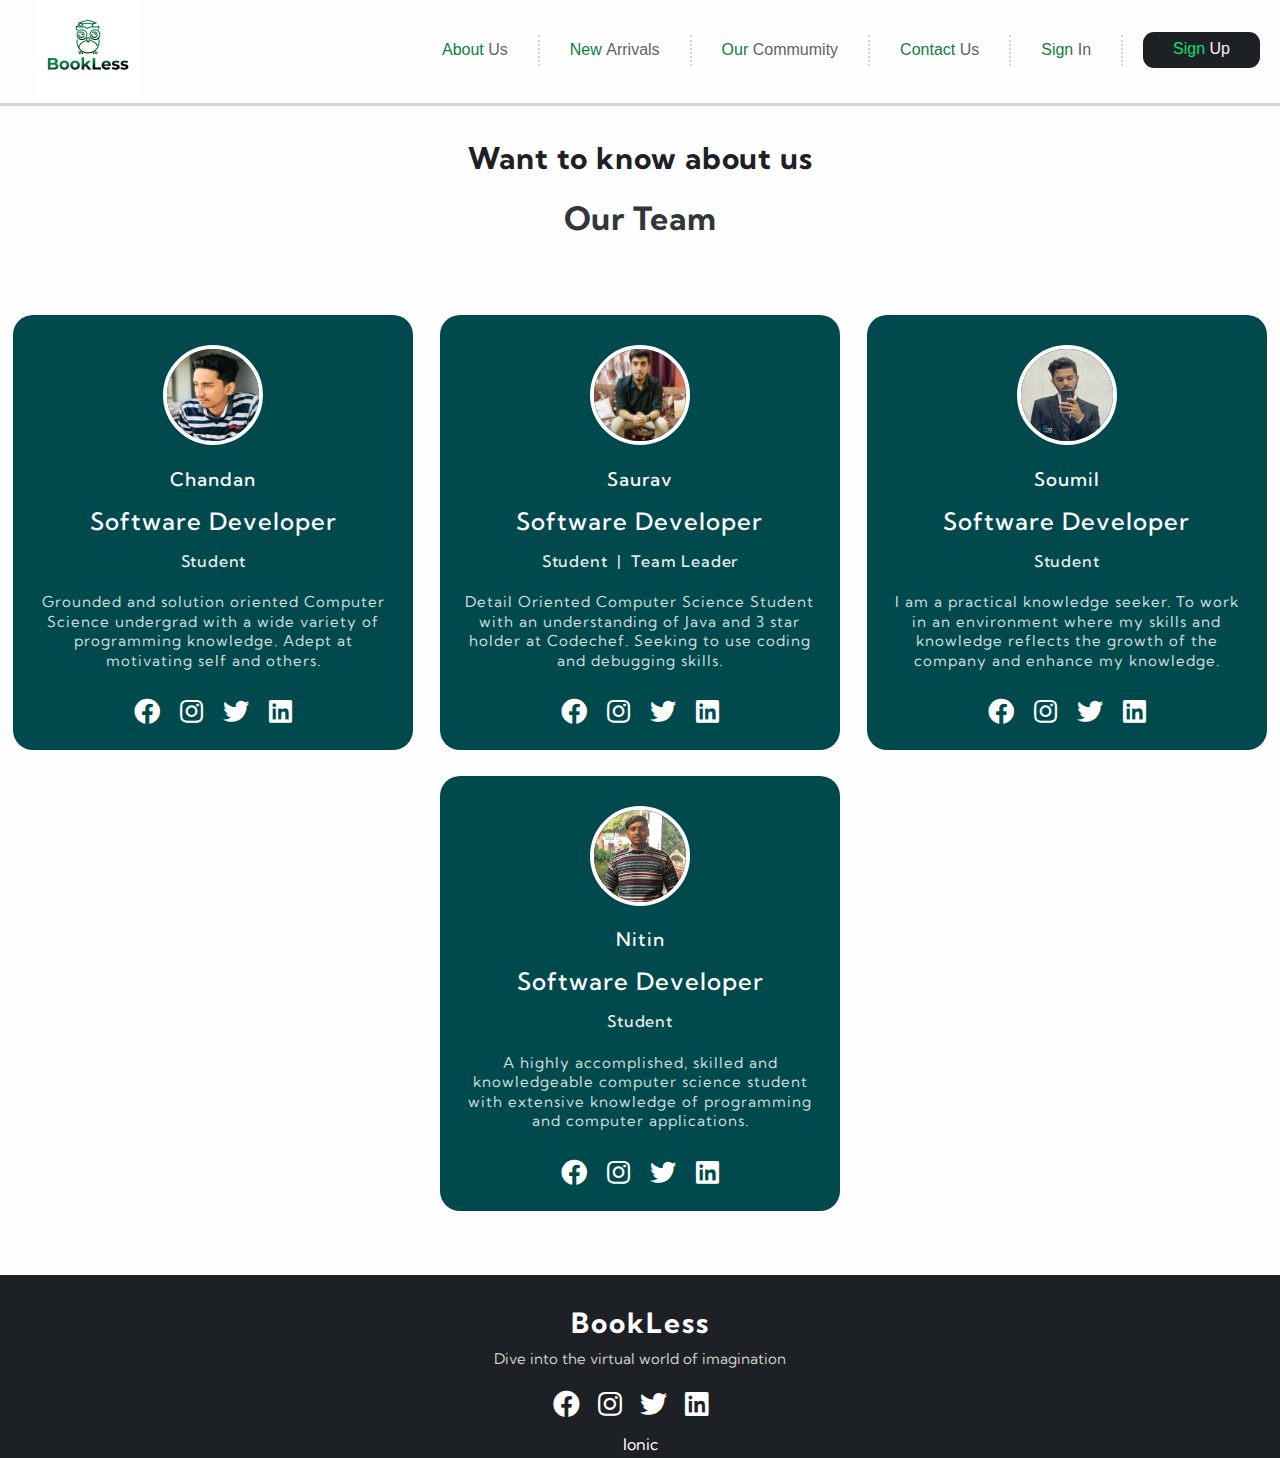
<file: about us/aboutus.html>
<!DOCTYPE html>
<html lang="en">
<head>
    <meta charset="UTF-8">
    <meta http-equiv="X-UA-Compatible" content="IE=edge">
    <meta name="viewport" content="width=device-width, initial-scale=1.0">
    <link rel="stylesheet" href="aboutus.css">
    <link href="https://cdnjs.cloudflare.com/ajax/libs/font-awesome/5.9.0/css/all.min.css" rel="stylesheet">
    <title>BookLess | AboutUs</title>
</head>
<body>
   <section class="container">
    <nav class="navigation">
        <div class="logo">
            <img src="../Images/bookless_logo.png" onclick="window.location.href = '../home.html'" alt="Logo">
        </div>
        <div class="options">
            <ul class="menu">
                <li class="menu__item">
                    <a href="#" class="menu__link">
                        <span class="menu__title">
                            <span class="menu__first-word" data-hover="About">
                                About
                            </span>
                            <span class="menu__second-word" data-hover="Us">
                                Us
                            </span>
                        </span>
                    </a>
                </li>
        
        
                <li class="menu__item">
                    <a href="#" class="menu__link">
                        <span class="menu__title">
                            <span class="menu__first-word" data-hover="New">
                                New
                            </span>
                            <span class="menu__second-word" data-hover="Arrivals">
                                Arrivals
                            </span>
                        </span>
                    </a>
                </li>
        
                <li class="menu__item">
                    <a href="#" class="menu__link">
                        <span class="menu__title">
                            <span class="menu__first-word" data-hover="Our">
                                Our
                            </span>
                            <span class="menu__second-word" data-hover="Community">
                                Commumity
                            </span>
                        </span>
                    </a>
                </li>
        
                <li class="menu__item">
                    <a href="../contact us/contactus.html" class="menu__link">
                        <span class="menu__title">
                            <span class="menu__first-word" data-hover="Contact">
                                Contact
                            </span>
                            <span class="menu__second-word" data-hover="Us">
                                Us
                            </span>
                        </span>
                    </a>
                </li>

                <li class="menu__item">
                    <a href="../signin/signin.html" class="menu__link">
                        <span class="menu__title">
                            <span class="menu__first-word" data-hover="Sign">
                                Sign
                            </span>
                            <span class="menu__second-word" data-hover="In">
                                In
                            </span>
                        </span>
                    </a>
                </li>

                <li class="menu__item signup">
                    <a href="../signup/signup.html" class="menu__link signup_link">
                        <span class="menu__title">
                            <span class="menu__first-word signup_first-word" data-hover="Sign">
                                Sign
                            </span>
                            <span class="menu__second-word signup_second-word" data-hover="Up">
                                Up
                            </span>
                        </span>
                    </a>
                </li>
            </ul>
        
        </div>
    </nav>
    <div class="midbody">
        <div class="header">
            <h1>Want to know about us</h1>
        </div>
        <div class="team">
            <h1>Our Team</h1>
        </div>
        <div class="cards">
            <div class="card">
                <div class="cardtop">
                    <img src="../Images/Profile_pic/Chandan.jpg" alt="">
                </div>
                <div class="cardmid">
                    <h3>Chandan</h3>
                    <h2>Software Developer</h2>
                    <h4>Student</h4>
                    <p>Grounded and solution oriented Computer Science undergrad with a wide variety of programming knowledge. Adept at motivating self and others.</p>
                </div>
                <div class="cardfoot">
                    <ul>
                        <li><a href="https://www.facebook.com/" target="_blank"><i class="fab fa-facebook fa-2x"></i></a></li>
                        <li><a href="https://www.instagram.com/_chandan_333/" target="_blank"><i class="fab fa-instagram fa-2x"></i></a></li>
                        <li><a href="https://www.twitter.com/" target="_blank"><i class="fab fa-twitter fa-2x"></i></a></li>
                        <li><a href="https://www.linkedin.com/in/chandan-gope-03b0b621a/" target="_blank"><i class="fab fa-linkedin fa-2x"></i></a></li>
                    </ul>
                </div>
            </div>

            <div class="card">
                <div class="cardtop">
                    <img src="../Images/Profile_pic/Saurav.jfif" alt="">
                </div>
                <div class="cardmid">
                    <h3>Saurav</h3>
                    <h2>Software Developer</h2>
                    <h4>Student&nbsp; | &nbsp;Team Leader</h4>
                    <p>Detail Oriented Computer Science Student with an understanding of Java and 3 star holder at Codechef. Seeking to use coding and debugging skills.</p>
                </div>
                <div class="cardfoot">
                    <ul>
                        <li><a href="https://www.facebook.com/" target="_blank"><i class="fab fa-facebook fa-2x"></i></a></li>
                        <li><a href="https://www.instagram.com/saurav.ionic" target="_blank"><i class="fab fa-instagram fa-2x"></i></a></li>
                        <li><a href="https://twitter.com/sauravionic/" target="_blank"><i class="fab fa-twitter fa-2x"></i></a></li>
                        <li><a href="https://www.linkedin.com/in/saurav-srivastava-4b71b5188/" target="_blank"><i class="fab fa-linkedin fa-2x"></i></a></li>
                    </ul>
                </div>
            </div>

            <div class="card">
                <div class="cardtop">
                    <img src="../Images/Profile_pic/Soumil.JPG" alt="">
                </div>
                <div class="cardmid">
                    <h3>Soumil</h3>
                    <h2>Software Developer</h2>
                    <h4>Student</h4>
                    <p>I am a practical knowledge seeker. To work in an environment where my skills and knowledge reflects the growth of the company and enhance my knowledge.</p>
                </div>
                <div class="cardfoot">
                    <ul>
                        <li><a href="https://www.facebook.com/" target="_blank"><i class="fab fa-facebook fa-2x"></i></a></li>
                        <li><a href="https://www.instagram.com/" target="_blank"><i class="fab fa-instagram fa-2x"></i></a></li>
                        <li><a href="https://www.twitter.com/" target="_blank"><i class="fab fa-twitter fa-2x"></i></a></li>
                        <li><a href="https://www.linkedin.com/" target="_blank"><i class="fab fa-linkedin fa-2x"></i></a></li>
                    </ul>
                </div>
            </div>

            <div class="card">
                <div class="cardtop">
                    <img src="../Images/Profile_pic/Nitin.jpg" alt="">
                </div>
                <div class="cardmid">
                    <h3>Nitin</h3>
                    <h2>Software Developer</h2>
                    <h4>Student</h4>
                    <p>A highly accomplished, skilled and knowledgeable computer science student with extensive knowledge of programming and computer applications.</p>
                </div>
                <div class="cardfoot">
                    <ul>
                        <li><a href="https://www.facebook.com/" target="_blank"><i class="fab fa-facebook fa-2x"></i></a></li>
                        <li><a href="https://www.instagram.com/nitin_choudhary2901" target="_blank"><i class="fab fa-instagram fa-2x"></i></a></li>
                        <li><a href="https://twitter.com/Nitin7529?t=1FsYC62s0mIoiIBs9ePTzQ&s=08" target="_blank"><i class="fab fa-twitter fa-2x"></i></a></li>
                        <li><a href="https://www.linkedin.com/in/nitin-choudhary-5aa765207" target="_blank"><i class="fab fa-linkedin fa-2x"></i></a></li>
                    </ul>
                </div>
            </div>
        </div>
    </div>
    <footer class = "footer">
        <div class="footerlogo">
            <h1><span>BookLess</span></h1>
            <p>Dive into the virtual world of imagination</p>
        </div>
        <div class="footericons">
            <ul>
                <li><a href="https://www.facebook.com/" target="_blank"><i class="fab fa-facebook fa-2x"></i></a></li>
                <li><a href="https://www.instagram.com/" target="_blank"><i class="fab fa-instagram fa-2x"></i></a></li>
                <li><a href="https://www.twitter.com/" target="_blank"><i class="fab fa-twitter fa-2x"></i></a></li>
                <li><a href="https://www.linkedin.com/" target="_blank"><i class="fab fa-linkedin fa-2x"></i></a></li>
            </ul>
        </div>
        <div class="name">
            <p>Ionic</p>
        </div>    
    </footer>
   </section> 
</body>
</html>
</file>
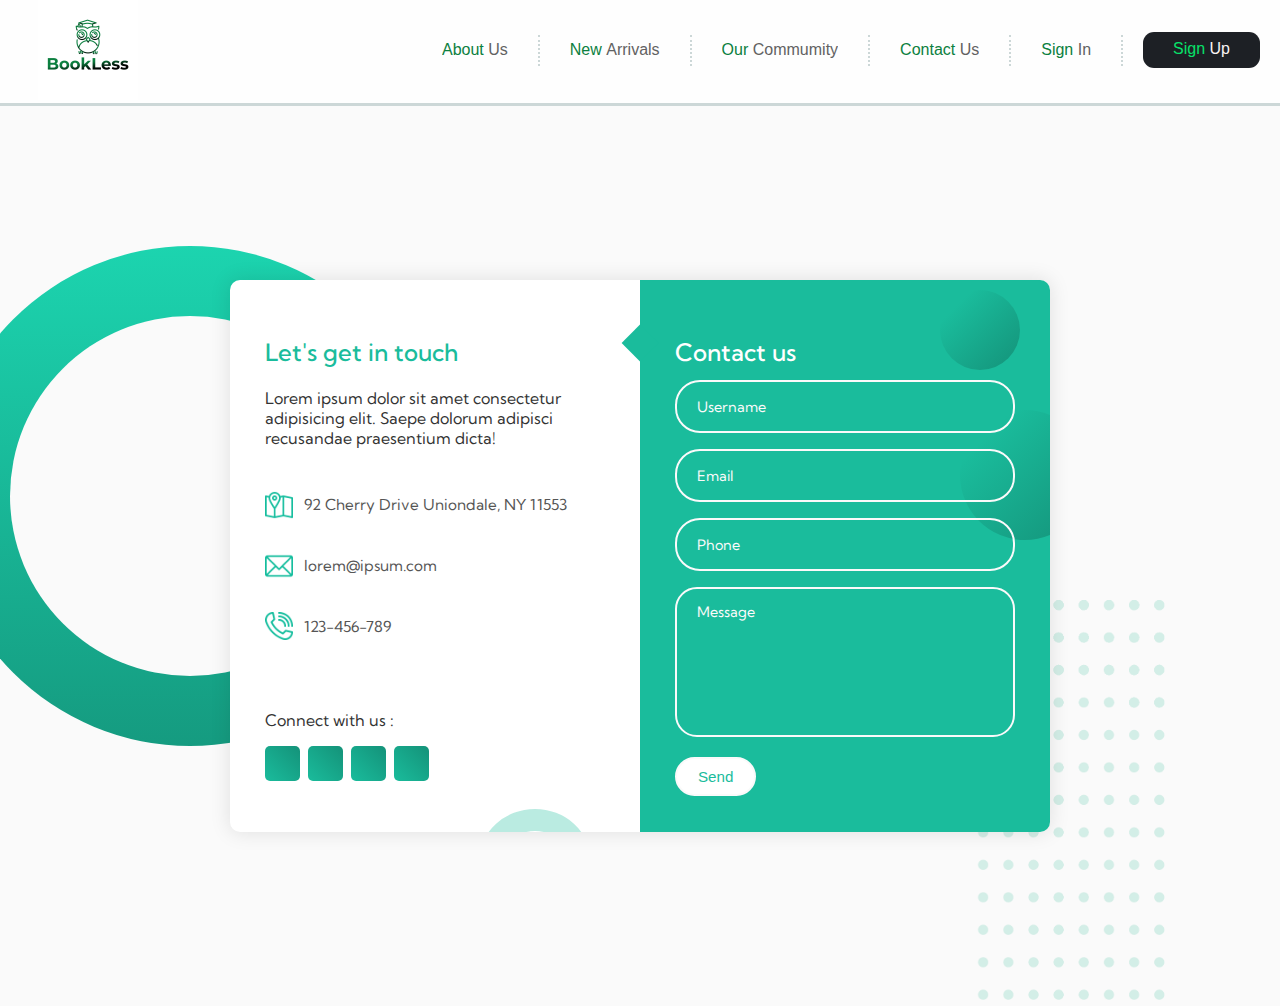
<file: contact us/contactus.html>
<!DOCTYPE html>
<html lang="en">
<head>
    <meta charset="UTF-8">
    <meta http-equiv="X-UA-Compatible" content="IE=edge">
    <meta name="viewport" content="width=device-width, initial-scale=1.0">
    <link rel="stylesheet" href="contactus.css">
    <link rel="stylesheet" href="https://cdnjs.cloudflare.com/ajax/libs/font-awesome/6.0.0-beta3/css/all.min.css" integrity="sha512-Fo3rlrZj/k7ujTnHg4CGR2D7kSs0v4LLanw2qksYuRlEzO+tcaEPQogQ0KaoGN26/zrn20ImR1DfuLWnOo7aBA==" crossorigin="anonymous" referrerpolicy="no-referrer" />
    <script src="contactus.js" defer></script>
    <title>BookLess | Contact Us</title>
</head>
<body>
    <nav class="navigation">
        <div class="logo">
            <img src="../Images/bookless_logo.png" onclick="window.location.href = '../home.html'" alt="Logo">
        </div>
        <div class="options">
            <ul class="menu">
                <li class="menu__item">
                    <a href="../about us/aboutus.html" class="menu__link">
                        <span class="menu__title">
                            <span class="menu__first-word" data-hover="About">
                                About
                            </span>
                            <span class="menu__second-word" data-hover="Us">
                                Us
                            </span>
                        </span>
                    </a>
                </li>
        
        
                <li class="menu__item">
                    <a href="#" class="menu__link">
                        <span class="menu__title">
                            <span class="menu__first-word" data-hover="New">
                                New
                            </span>
                            <span class="menu__second-word" data-hover="Arrivals">
                                Arrivals
                            </span>
                        </span>
                    </a>
                </li>
        
                <li class="menu__item">
                    <a href="#" class="menu__link">
                        <span class="menu__title">
                            <span class="menu__first-word" data-hover="Our">
                                Our
                            </span>
                            <span class="menu__second-word" data-hover="Community">
                                Commumity
                            </span>
                        </span>
                    </a>
                </li>
        
                <li class="menu__item">
                    <a href="#" class="menu__link">
                        <span class="menu__title">
                            <span class="menu__first-word" data-hover="Contact">
                                Contact
                            </span>
                            <span class="menu__second-word" data-hover="Us">
                                Us
                            </span>
                        </span>
                    </a>
                </li>

                <li class="menu__item">
                    <a href="../signin/signin.html" class="menu__link">
                        <span class="menu__title">
                            <span class="menu__first-word" data-hover="Sign">
                                Sign
                            </span>
                            <span class="menu__second-word" data-hover="In">
                                In
                            </span>
                        </span>
                    </a>
                </li>

                <li class="menu__item signup">
                    <a href="../signup/signup.html" class="menu__link signup_link">
                        <span class="menu__title">
                            <span class="menu__first-word signup_first-word" data-hover="Sign">
                                Sign
                            </span>
                            <span class="menu__second-word signup_second-word" data-hover="Up">
                                Up
                            </span>
                        </span>
                    </a>
                </li>
            </ul>
        
        </div>
    </nav>
    <section class="container">
        <span class="big-circle"></span>
        <img src="../Images/Contact_Us/shape.png" class="square" alt="" />
        <div class="form">
          <div class="contact-info">
            <h3 class="title">Let's get in touch</h3>
            <p class="text">
              Lorem ipsum dolor sit amet consectetur adipisicing elit. Saepe
              dolorum adipisci recusandae praesentium dicta!
            </p>
  
            <div class="info">
              <div class="information">
                <img src="../Images/Contact_Us/location.png" class="icon" alt="" />
                <p>92 Cherry Drive Uniondale, NY 11553</p>
              </div>
              <div class="information">
                <img src="../Images/Contact_Us/email.png" class="icon" alt="" />
                <p>lorem@ipsum.com</p>
              </div>
              <div class="information">
                <img src="../Images/Contact_Us/phone.png" class="icon" alt="" />
                <p>123-456-789</p>
              </div>
            </div>
  
            <div class="social-media">
              <p>Connect with us :</p>
              <div class="social-icons">
                <a href="#">
                  <i class="fab fa-facebook-f"></i>
                </a>
                <a href="#">
                  <i class="fab fa-twitter"></i>
                </a>
                <a href="#">
                  <i class="fab fa-instagram"></i>
                </a>
                <a href="#">
                  <i class="fab fa-linkedin-in"></i>
                </a>
              </div>
            </div>
          </div>
  
          <div class="contact-form">
            <span class="circle one"></span>
            <span class="circle two"></span>
  
            <form action="#" autocomplete="off">
              <h3 class="title">Contact us</h3>
              <div class="input-container">
                <input type="text" name="name" class="input" />
                <label for="">Username</label>
                <span>Username</span>
              </div>
              <div class="input-container">
                <input type="email" name="email" class="input" />
                <label for="">Email</label>
                <span>Email</span>
              </div>
              <div class="input-container">
                <input type="tel" name="phone" class="input" />
                <label for="">Phone</label>
                <span>Phone</span>
              </div>
              <div class="input-container textarea">
                <textarea name="message" class="input"></textarea>
                <label for="">Message</label>
                <span>Message</span>
              </div>
              <input type="submit" value="Send" class="btn" />
            </form>
          </div>
        </div>
    </section>
</body>
</html>
</file>
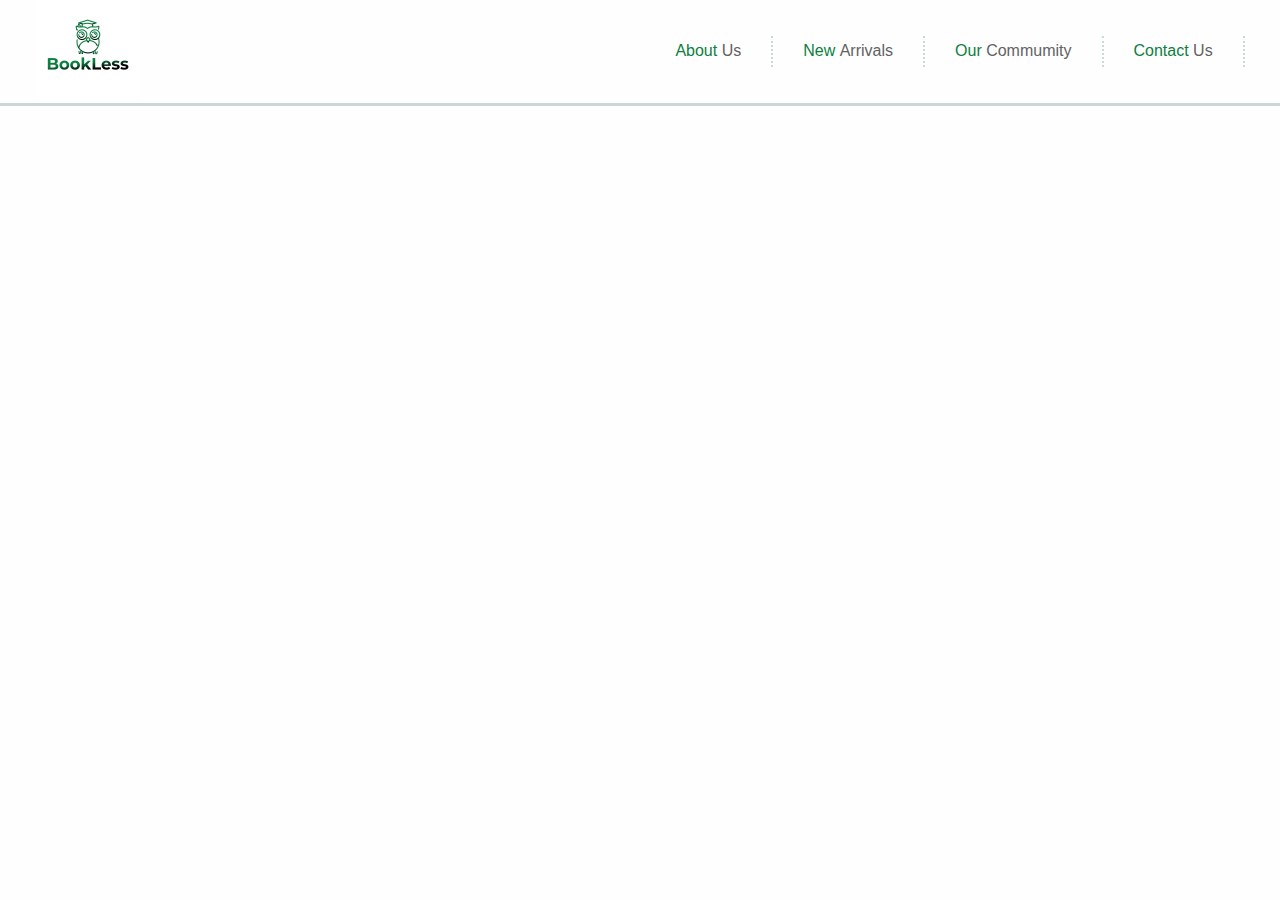
<file: newarrivals/newarrivals.html>
<!DOCTYPE html>
<html lang="en">
<head>
    <meta charset="UTF-8">
    <meta http-equiv="X-UA-Compatible" content="IE=edge">
    <meta name="viewport" content="width=seci, initial-scale=1.0">
    <link rel="stylesheet" href="https://cdnjs.cloudflare.com/ajax/libs/font-awesome/6.0.0-beta3/css/all.min.css" integrity="sha512-Fo3rlrZj/k7ujTnHg4CGR2D7kSs0v4LLanw2qksYuRlEzO+tcaEPQogQ0KaoGN26/zrn20ImR1DfuLWnOo7aBA==" crossorigin="anonymous" referrerpolicy="no-referrer" />
    <link rel="stylesheet" href="newarrivals.css">
    <title>BookLess | New Arrivals</title>
</head>
<body>
    <section class="container">
        <nav class="navigation">
            <div class="logo">
              <img
                src="../Images/bookless_logo.png"
                onclick="window.location.href = '../home.html'"
                alt="Logo"
              />
            </div>
            <div class="options">
              <ul class="menu">
                <li class="menu__item">
                  <a href="../about us/aboutus.html" class="menu__link">
                    <span class="menu__title">
                      <span class="menu__first-word" data-hover="About">
                        About
                      </span>
                      <span class="menu__second-word" data-hover="Us"> Us </span>
                    </span>
                  </a>
                </li>
    
                <li class="menu__item">
                  <a href="#" class="menu__link">
                    <span class="menu__title">
                      <span class="menu__first-word" data-hover="New"> New </span>
                      <span class="menu__second-word" data-hover="Arrivals">
                        Arrivals
                      </span>
                    </span>
                  </a>
                </li>
    
                <li class="menu__item">
                  <a href="#" class="menu__link">
                    <span class="menu__title">
                      <span class="menu__first-word" data-hover="Our"> Our </span>
                      <span class="menu__second-word" data-hover="Community">
                        Commumity
                      </span>
                    </span>
                  </a>
                </li>
    
                <li class="menu__item">
                  <a href="../contact us/contactus.html" class="menu__link">
                    <span class="menu__title">
                      <span class="menu__first-word" data-hover="Contact">
                        Contact
                      </span>
                      <span class="menu__second-word" data-hover="Us"> Us </span>
                    </span>
                  </a>
                </li>
    
                <!-- <li class="menu__item">
                  <a href="../signin/signin.html" class="menu__link">
                    <span class="menu__title">
                      <span class="menu__first-word" data-hover="Sign"> Sign </span>
                      <span class="menu__second-word" data-hover="In"> In </span>
                    </span>
                  </a>
                </li> -->
    
                <!-- <li class="menu__item signup">
                  <a href="../signup/signup.html" class="menu__link signup_link">
                    <span class="menu__title">
                      <span class="menu__first-word signup_first-word" data-hover="Sign">Sign</span>
                      <span class="menu__second-word signup_second-word" data-hover="Up">Up</span>
                    </span>
                  </a>
                </li> -->

                <div class="action">
                    <div class="profile" onclick="menuToggle();">
                        <i class="fa-solid fa-skull"></i>
                    </div>
                    <div class="manu">
                        <h3>User</h3>
                        <ul>
                            <li><i class="fa-solid fa-user-astronaut fa-flip" style="--fa-animation-duration: 3s;"></i> <a href="#">My Profile</a></li>
                            <li><i class="fa-solid fa-user-gear fa-flip" style="--fa-animation-duration: 3s;"></i><a href="#">Edit Profile</a></li>
                            <li><i class="fa-solid fa-handshake-angle fa-flip" style="--fa-animation-duration: 3s;"></i><a href="#">Help</a></li>
                            <li><i class="fa-solid fa-right-from-bracket fa-flip" style="--fa-animation-duration: 3s;"></i><a href="#">Logout</a></li>
                        </ul>
                    </div>
                </div>
              </ul>
            </div>
          </nav>
        
    </section>
    <script>
        function menuToggle() {
            const toggleMenu = document.querySelector('.manu');
            toggleMenu.classList.toggle('active');
        }
    </script>
</body>
</html>
</file>
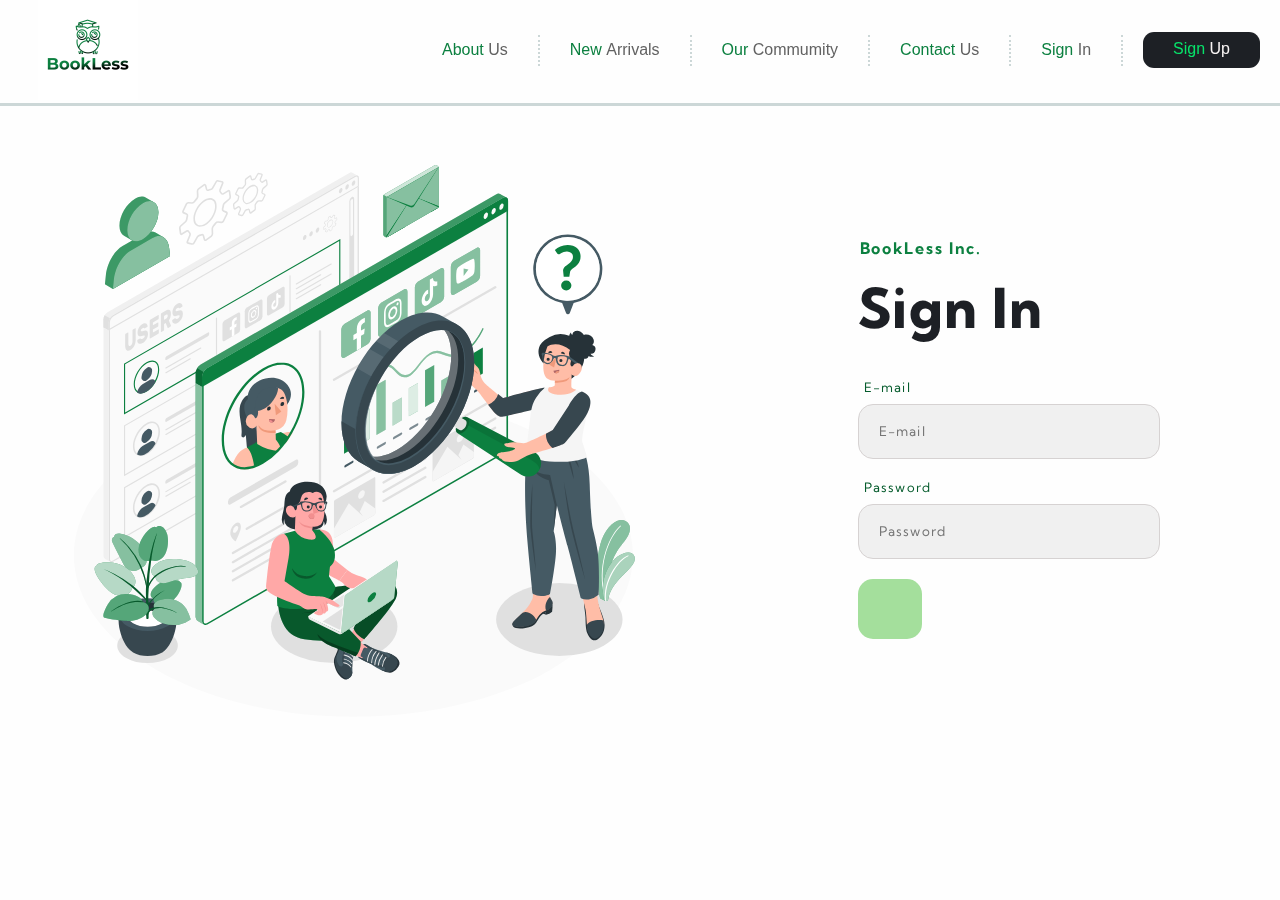
<file: signin/signin.html>
<!DOCTYPE html>
<html lang="en">
<head>
    <meta charset="UTF-8">
    <meta http-equiv="X-UA-Compatible" content="IE=edge">
    <meta name="viewport" content="width=device-width, initial-scale=1.0">
    <link rel="stylesheet" href="signin.css">
    <link rel="stylesheet" href="https://cdnjs.cloudflare.com/ajax/libs/font-awesome/6.0.0-beta3/css/all.min.css" integrity="sha512-Fo3rlrZj/k7ujTnHg4CGR2D7kSs0v4LLanw2qksYuRlEzO+tcaEPQogQ0KaoGN26/zrn20ImR1DfuLWnOo7aBA==" crossorigin="anonymous" referrerpolicy="no-referrer" />
    <title>BookLess | Sign In</title>
</head>
<body>
    <section class="container">
        <nav class="navigation">
            <div class="logo">
              <img
                src="../Images/bookless_logo.png"
                onclick="window.location.href = '../home.html'"
                alt="Logo"
              />
            </div>
            <div class="options">
              <ul class="menu">
                <li class="menu__item">
                  <a href="../about us/aboutus.html" class="menu__link">
                    <span class="menu__title">
                      <span class="menu__first-word" data-hover="About">
                        About
                      </span>
                      <span class="menu__second-word" data-hover="Us"> Us </span>
                    </span>
                  </a>
                </li>
    
                <li class="menu__item">
                  <a href="#" class="menu__link">
                    <span class="menu__title">
                      <span class="menu__first-word" data-hover="New"> New </span>
                      <span class="menu__second-word" data-hover="Arrivals">
                        Arrivals
                      </span>
                    </span>
                  </a>
                </li>
    
                <li class="menu__item">
                  <a href="#" class="menu__link">
                    <span class="menu__title">
                      <span class="menu__first-word" data-hover="Our"> Our </span>
                      <span class="menu__second-word" data-hover="Community">
                        Commumity
                      </span>
                    </span>
                  </a>
                </li>
    
                <li class="menu__item">
                  <a href="../contact us/contactus.html" class="menu__link">
                    <span class="menu__title">
                      <span class="menu__first-word" data-hover="Contact">
                        Contact
                      </span>
                      <span class="menu__second-word" data-hover="Us"> Us </span>
                    </span>
                  </a>
                </li>
    
                <li class="menu__item">
                  <a href="../signin/signin.html" class="menu__link">
                    <span class="menu__title">
                      <span class="menu__first-word" data-hover="Sign"> Sign </span>
                      <span class="menu__second-word" data-hover="In"> In </span>
                    </span>
                  </a>
                </li>
    
                <li class="menu__item signup">
                  <a href="../signup/signup.html" class="menu__link signup_link">
                    <span class="menu__title">
                      <span
                        class="menu__first-word signup_first-word"
                        data-hover="Sign"
                      >
                        Sign
                      </span>
                      <span
                        class="menu__second-word signup_second-word"
                        data-hover="Up"
                      >
                        Up
                      </span>
                    </span>
                  </a>
                </li>
              </ul>
            </div>
          </nav>
        <div class="midBody">
            <div class="leftBody">
                <div class="images">
                    <svg class="animated" id="freepik_stories-user-research" xmlns="http://www.w3.org/2000/svg" viewBox="0 0 500 500" version="1.1" xmlns:xlink="http://www.w3.org/1999/xlink" xmlns:svgjs="http://svgjs.com/svgjs"><style>svg#freepik_stories-user-research:not(.animated) .animable {opacity: 0;}svg#freepik_stories-user-research.animated #freepik--Floor--inject-3 {animation: 1s 1 forwards cubic-bezier(.36,-0.01,.5,1.38) lightSpeedRight;animation-delay: 0s;}svg#freepik_stories-user-research.animated #freepik--Shadows--inject-3 {animation: 1s 1 forwards cubic-bezier(.36,-0.01,.5,1.38) lightSpeedLeft;animation-delay: 0s;}svg#freepik_stories-user-research.animated #freepik--Icon--inject-3 {animation: 1s 1 forwards cubic-bezier(.36,-0.01,.5,1.38) slideRight;animation-delay: 0s;}svg#freepik_stories-user-research.animated #freepik--Gears--inject-3 {animation: 1s 1 forwards cubic-bezier(.36,-0.01,.5,1.38) zoomOut;animation-delay: 0s;}svg#freepik_stories-user-research.animated #freepik--Envelope--inject-3 {animation: 3.7s 1 forwards cubic-bezier(.36,-0.01,.5,1.38) slideRight,1.5s Infinite  linear floating;animation-delay: 0s,3.7s;}svg#freepik_stories-user-research.animated #freepik--Tab--inject-3 {animation: 4.9s 1 forwards cubic-bezier(.36,-0.01,.5,1.38) fadeIn;animation-delay: 0s;}svg#freepik_stories-user-research.animated #freepik--Screen--inject-3 {animation: 2.9s 1 forwards cubic-bezier(.36,-0.01,.5,1.38) slideUp;animation-delay: 0s;}svg#freepik_stories-user-research.animated #freepik--plant-2--inject-3 {animation: 1s 1 forwards cubic-bezier(.36,-0.01,.5,1.38) zoomIn;animation-delay: 0s;}svg#freepik_stories-user-research.animated #freepik--plant-1--inject-3 {animation: 1s 1 forwards cubic-bezier(.36,-0.01,.5,1.38) zoomOut;animation-delay: 0s;}svg#freepik_stories-user-research.animated #freepik--character-2--inject-3 {animation: 1s 1 forwards cubic-bezier(.36,-0.01,.5,1.38) zoomOut;animation-delay: 0s;}svg#freepik_stories-user-research.animated #freepik--character-1--inject-3 {animation: 1s 1 forwards cubic-bezier(.36,-0.01,.5,1.38) zoomOut;animation-delay: 0s;}svg#freepik_stories-user-research.animated #freepik--speech-bubble--inject-3 {animation: 2.6s 1 forwards cubic-bezier(.36,-0.01,.5,1.38) zoomIn;animation-delay: 0s;}            @keyframes lightSpeedRight {              from {                transform: translate3d(50%, 0, 0) skewX(-20deg);                opacity: 0;              }              60% {                transform: skewX(10deg);                opacity: 1;              }              80% {                transform: skewX(-2deg);              }              to {                opacity: 1;                transform: translate3d(0, 0, 0);              }            }                    @keyframes lightSpeedLeft {              from {                transform: translate3d(-50%, 0, 0) skewX(20deg);                opacity: 0;              }              60% {                transform: skewX(-10deg);                opacity: 1;              }              80% {                transform: skewX(2deg);              }              to {                opacity: 1;                transform: translate3d(0, 0, 0);              }            }                    @keyframes slideRight {                0% {                    opacity: 0;                    transform: translateX(30px);                }                100% {                    opacity: 1;                    transform: translateX(0);                }            }                    @keyframes zoomOut {                0% {                    opacity: 0;                    transform: scale(1.5);                }                100% {                    opacity: 1;                    transform: scale(1);                }            }                    @keyframes floating {                0% {                    opacity: 1;                    transform: translateY(0px);                }                50% {                    transform: translateY(-10px);                }                100% {                    opacity: 1;                    transform: translateY(0px);                }            }                    @keyframes fadeIn {                0% {                    opacity: 0;                }                100% {                    opacity: 1;                }            }                    @keyframes slideUp {                0% {                    opacity: 0;                    transform: translateY(30px);                }                100% {                    opacity: 1;                    transform: inherit;                }            }                    @keyframes zoomIn {                0% {                    opacity: 0;                    transform: scale(0.5);                }                100% {                    opacity: 1;                    transform: scale(1);                }            }        </style><g id="freepik--Floor--inject-3" class="animable" style="transform-origin: 249.997px 354.94px;"><path id="freepik--floor--inject-3" d="M86.59,260.6c-90.24,52.1-90.24,136.57,0,188.68s236.56,52.1,326.81,0,90.24-136.58,0-188.68S176.84,208.49,86.59,260.6Z" style="fill: rgb(250, 250, 250); transform-origin: 249.997px 354.94px;" class="animable"></path></g><g id="freepik--Shadows--inject-3" class="animable" style="transform-origin: 263.658px 410.956px;"><ellipse id="freepik--Shadow--inject-3" cx="234.13" cy="413.81" rx="52.25" ry="30.16" style="fill: rgb(224, 224, 224); transform-origin: 234.13px 413.81px;" class="animable"></ellipse><ellipse id="freepik--shadow--inject-3" cx="420.25" cy="408.06" rx="52.25" ry="30.16" style="fill: rgb(224, 224, 224); transform-origin: 420.25px 408.06px;" class="animable"></ellipse><path id="freepik--shadow--inject-3" d="M97.57,419.06c9.78,5.71,9.78,15,0,20.68s-25.64,5.71-35.42,0-9.78-15,0-20.68S87.79,413.35,97.57,419.06Z" style="fill: rgb(224, 224, 224); transform-origin: 79.86px 429.4px;" class="animable"></path></g><g id="freepik--Icon--inject-3" class="animable" style="transform-origin: 71.5px 96.5354px;"><g id="freepik--character-icon--inject-3" class="animable" style="transform-origin: 71.5px 96.5354px;"><path d="M51.17,134.69,98.4,107.42l-.77-6.8c-.49-4.31-2.21-7.31-4.68-8.74l-6.57-3.79c-2.45-1.41-5.65-1.26-9.11.74L59.16,99.28c-6.94,4-12.81,14.21-13.79,23.92l-.77,7.7Z" style="fill: rgb(12, 128, 64); transform-origin: 71.5px 110.925px;" id="el4xv8k1gcrur" class="animable"></path><g id="elm3nl93eng8"><path d="M51.17,134.69,98.4,107.42l-.77-6.8c-.49-4.31-2.21-7.31-4.68-8.74l-6.57-3.79c-2.45-1.41-5.65-1.26-9.11.74L59.16,99.28c-6.94,4-12.81,14.21-13.79,23.92l-.77,7.7Z" style="fill: rgb(255, 255, 255); opacity: 0.2; transform-origin: 71.5px 110.925px;" class="animable"></path></g><path d="M97.63,100.62c-.49-4.31-2.21-7.31-4.68-8.74s-5.65-1.26-9.11.74L65.73,103.07c-6.94,4-12.82,14.21-13.79,23.93l-.77,7.69L98.4,107.42Z" style="fill: rgb(12, 128, 64); transform-origin: 74.785px 112.816px;" id="el2znboots6bb" class="animable"></path><g id="elisfmdg60ha"><g style="opacity: 0.5; transform-origin: 74.785px 112.816px;" class="animable"><path d="M97.63,100.62c-.49-4.31-2.21-7.31-4.68-8.74s-5.65-1.26-9.11.74L65.73,103.07c-6.94,4-12.82,14.21-13.79,23.93l-.77,7.69L98.4,107.42Z" style="fill: rgb(255, 255, 255); transform-origin: 74.785px 112.816px;" id="elq4h25dqq85" class="animable"></path></g></g><path d="M85,62.94c2.32,1.35,3.76,4.23,3.76,8.33,0,8.19-5.75,18.16-12.85,22.26-3.55,2-6.76,2.24-9.09.9L60.38,90.7c-2.33-1.34-3.77-4.22-3.77-8.32,0-8.2,5.76-18.16,12.86-22.26,3.54-2,6.76-2.24,9.08-.9Z" style="fill: rgb(12, 128, 64); transform-origin: 72.685px 76.825px;" id="elrqjke6y6xo" class="animable"></path><g id="eljoch7bkcpr"><path d="M85,62.94c2.32,1.35,3.76,4.23,3.76,8.33,0,8.19-5.75,18.16-12.85,22.26-3.55,2-6.76,2.24-9.09.9L60.38,90.7c-2.33-1.34-3.77-4.22-3.77-8.32,0-8.2,5.76-18.16,12.86-22.26,3.54-2,6.76-2.24,9.08-.9Z" style="fill: rgb(255, 255, 255); opacity: 0.2; transform-origin: 72.685px 76.825px;" class="animable"></path></g><path d="M75.92,93.53c-3.55,2-6.76,2.24-9.09.9s-3.76-4.23-3.76-8.32c0-8.2,5.75-18.17,12.85-22.27,3.55-2,6.76-2.24,9.09-.9s3.76,4.23,3.76,8.33C88.77,79.46,83,89.43,75.92,93.53Z" style="fill: rgb(12, 128, 64); transform-origin: 75.92px 78.685px;" id="el8kyfi131sq2" class="animable"></path><g id="el5paazvga6b7"><path d="M75.92,93.53c-3.55,2-6.76,2.24-9.09.9s-3.76-4.23-3.76-8.32c0-8.2,5.75-18.17,12.85-22.27,3.55-2,6.76-2.24,9.09-.9s3.76,4.23,3.76,8.33C88.77,79.46,83,89.43,75.92,93.53Z" style="fill: rgb(255, 255, 255); opacity: 0.5; transform-origin: 75.92px 78.685px;" class="animable"></path></g></g></g><g id="freepik--Gears--inject-3" class="animable" style="transform-origin: 142.477px 68.4821px;"><g id="freepik--gears--inject-3" class="animable" style="transform-origin: 142.477px 68.4821px;"><path d="M116.5,98.23a.93.93,0,0,1-.29,0l-2.93-.74a1.65,1.65,0,0,1-1.14-2.25l2.16-5.34a1.3,1.3,0,0,0-.28-1.18,8.2,8.2,0,0,1-.8-1,.5.5,0,0,0-.66-.2l-4,2.46a1.44,1.44,0,0,1-1.38.13,1.42,1.42,0,0,1-.77-1.14l-.61-4.29a3,3,0,0,1,.93-2.5l4-3.48a3,3,0,0,0,.8-1.51,24.46,24.46,0,0,1,.59-2.9.77.77,0,0,0-.38-.84l-2.26-1a1.8,1.8,0,0,1-1-1,1.84,1.84,0,0,1,.08-1.4l2.84-5.9a2.47,2.47,0,0,1,2.31-1.33l2.84.23a1.62,1.62,0,0,0,1.23-.59A34.59,34.59,0,0,1,120,59.6a2.61,2.61,0,0,0,.58-1.55l-.13-4.21a3.11,3.11,0,0,1,1.16-2.4l4.52-3.34a1.48,1.48,0,0,1,1.36-.25,1.45,1.45,0,0,1,.9,1l.9,3.34a.35.35,0,0,0,.17.22.4.4,0,0,0,.34,0,16.46,16.46,0,0,1,1.91-.57A2.22,2.22,0,0,0,133,51L136,45.8a2.27,2.27,0,0,1,2.43-1l2.93.75a1.65,1.65,0,0,1,1.14,2.25l-2.16,5.33a1.29,1.29,0,0,0,.29,1.19,8.24,8.24,0,0,1,.79,1,.48.48,0,0,0,.66.2l4-2.46a1.37,1.37,0,0,1,2.16,1l.6,4.28a3,3,0,0,1-.93,2.5l-4,3.48a2.94,2.94,0,0,0-.79,1.51,28.87,28.87,0,0,1-.59,2.91.76.76,0,0,0,.37.84l2.27,1a1.8,1.8,0,0,1,.94,1,1.77,1.77,0,0,1-.08,1.39L143.11,79a2.47,2.47,0,0,1-2.31,1.33L138,80.06a1.61,1.61,0,0,0-1.24.58,34.59,34.59,0,0,1-2.17,2.7,2.61,2.61,0,0,0-.58,1.55l.14,4.21A3.15,3.15,0,0,1,133,91.51l-4.51,3.33a1.46,1.46,0,0,1-1.36.26,1.5,1.5,0,0,1-.91-1l-.9-3.33a.32.32,0,0,0-.17-.23.38.38,0,0,0-.33,0,14.84,14.84,0,0,1-1.92.57,2.3,2.3,0,0,0-1.28.89l-2.93,5.19A2.28,2.28,0,0,1,116.5,98.23ZM113,86.05a1.87,1.87,0,0,1,1.37.86,8.49,8.49,0,0,0,.67.88,2.62,2.62,0,0,1,.53,2.56l-2.16,5.33a.39.39,0,0,0,0,.3.31.31,0,0,0,.24.17l2.93.75a.93.93,0,0,0,.95-.41l2.93-5.19a3.51,3.51,0,0,1,2.14-1.53,13.8,13.8,0,0,0,1.75-.52,1.71,1.71,0,0,1,1.4.06,1.66,1.66,0,0,1,.84,1.07l.9,3.33a.27.27,0,0,0,.07.14.37.37,0,0,0,.13-.07l4.52-3.34a1.79,1.79,0,0,0,.62-1.29l-.14-4.21a4,4,0,0,1,.92-2.47c.72-.82,1.43-1.69,2.09-2.61a3,3,0,0,1,2.41-1.13l2.83.23a1.18,1.18,0,0,0,1-.58l2.84-5.9a.44.44,0,0,0,0-.37.49.49,0,0,0-.25-.28l-2.26-1a2.1,2.1,0,0,1-1.11-2.37,23.93,23.93,0,0,0,.57-2.77A4.24,4.24,0,0,1,143,63.33l4-3.48a1.69,1.69,0,0,0,.49-1.31h0l-.6-4.29a.25.25,0,0,0,0-.12.27.27,0,0,0-.11,0l-4,2.46a1.8,1.8,0,0,1-2.46-.6,6.58,6.58,0,0,0-.67-.88,2.61,2.61,0,0,1-.52-2.57l2.15-5.33a.36.36,0,0,0,0-.29.33.33,0,0,0-.24-.18L138.07,46a1,1,0,0,0-1,.41l-2.92,5.2A3.6,3.6,0,0,1,132,53.18a11.84,11.84,0,0,0-1.74.52,1.77,1.77,0,0,1-1.41-.07,1.67,1.67,0,0,1-.84-1.06l-.9-3.34c0-.09-.05-.13-.06-.13a.35.35,0,0,0-.14.06l-4.51,3.34a1.82,1.82,0,0,0-.63,1.3L122,58a4,4,0,0,1-.92,2.47c-.72.81-1.42,1.69-2.09,2.6a2.92,2.92,0,0,1-2.41,1.13L113.7,64a1.15,1.15,0,0,0-1,.57l-2.85,5.91a.48.48,0,0,0,0,.37.44.44,0,0,0,.25.27l2.26,1a2.09,2.09,0,0,1,1.11,2.37,22.29,22.29,0,0,0-.56,2.77,4.22,4.22,0,0,1-1.24,2.31l-4,3.48a1.74,1.74,0,0,0-.49,1.32l.61,4.28a.49.49,0,0,0,0,.13l.11-.06,4-2.45A1.79,1.79,0,0,1,113,86.05Zm9.65-2.69a5.21,5.21,0,0,1-1.53-.38,5.81,5.81,0,0,1-3.3-4.86c-.75-5.26,2.77-12.58,7.83-16.33,2.82-2.08,5.71-2.75,7.91-1.82a5.79,5.79,0,0,1,3.3,4.86c.75,5.25-2.77,12.58-7.83,16.32h0A9.6,9.6,0,0,1,122.61,83.36Zm9.24-22.46a8.33,8.33,0,0,0-5.45,2c-4.72,3.48-8,10.25-7.31,15.07a4.49,4.49,0,0,0,2.5,3.83c1.77.74,4.17.13,6.61-1.67,4.72-3.49,8-10.25,7.31-15.08a4.48,4.48,0,0,0-2.5-3.82A3.73,3.73,0,0,0,131.85,60.9Z" style="fill: rgb(224, 224, 224); transform-origin: 127.32px 71.4937px;" id="el4r36q4lo849" class="animable"></path><path d="M157.6,74.51l-.2,0L155.46,74a1.24,1.24,0,0,1-.8-.63,1.19,1.19,0,0,1,0-1l1.43-3.54a.77.77,0,0,0-.17-.68,5.62,5.62,0,0,1-.54-.7c0-.07-.17-.18-.29-.1L152.41,69a1,1,0,0,1-1,.09,1.06,1.06,0,0,1-.58-.83l-.4-2.85a2.09,2.09,0,0,1,.66-1.75l2.66-2.32a1.84,1.84,0,0,0,.5-.93,18.17,18.17,0,0,1,.39-2,.4.4,0,0,0-.19-.43l-1.51-.69a1.34,1.34,0,0,1-.68-.74,1.31,1.31,0,0,1,.06-1l1.89-3.92a1.74,1.74,0,0,1,1.63-.94l1.88.15a1,1,0,0,0,.73-.35c.46-.63.95-1.23,1.45-1.8a1.65,1.65,0,0,0,.36-1l-.09-2.79a2.2,2.2,0,0,1,.81-1.69L164,41a1,1,0,0,1,1.67.58l.6,2.21c.09.11.14.11.2.09a9.77,9.77,0,0,1,1.28-.39,1.35,1.35,0,0,0,.78-.54l1.95-3.45a1.59,1.59,0,0,1,1.73-.74l1.95.5a1.21,1.21,0,0,1,.79.62,1.19,1.19,0,0,1,0,1l-1.43,3.54a.77.77,0,0,0,.17.68,7.63,7.63,0,0,1,.54.7.21.21,0,0,0,.29.1l2.65-1.63a1,1,0,0,1,1.59.75l.4,2.85a2.1,2.1,0,0,1-.66,1.75L175.84,52a1.87,1.87,0,0,0-.5.94,18,18,0,0,1-.39,1.94.4.4,0,0,0,.19.43l1.51.7a1.3,1.3,0,0,1,.68.74,1.27,1.27,0,0,1-.06,1l-1.89,3.92a1.75,1.75,0,0,1-1.63.94l-1.88-.15a1,1,0,0,0-.73.34c-.46.63-.95,1.24-1.45,1.81a1.62,1.62,0,0,0-.36,1l.09,2.8a2.19,2.19,0,0,1-.81,1.68l-3,2.22a1.09,1.09,0,0,1-1,.18,1.06,1.06,0,0,1-.67-.76l-.6-2.22c-.1-.11-.15-.1-.2-.08a9.26,9.26,0,0,1-1.28.38,1.4,1.4,0,0,0-.78.54l-2,3.45A1.62,1.62,0,0,1,157.6,74.51Zm-2.33-8.3a1.33,1.33,0,0,1,1,.62,6.17,6.17,0,0,0,.44.57,1.84,1.84,0,0,1,.37,1.81l-1.43,3.54.08.17,1.95.5a.52.52,0,0,0,.51-.22l1.95-3.45a2.45,2.45,0,0,1,1.49-1.07,8.64,8.64,0,0,0,1.14-.34,1.25,1.25,0,0,1,1,0,1.22,1.22,0,0,1,.61.77l.6,2.21,3-2.22a1.11,1.11,0,0,0,.37-.78l-.09-2.79a2.77,2.77,0,0,1,.64-1.72c.48-.54.94-1.12,1.38-1.72a2,2,0,0,1,1.69-.79l1.88.15a.65.65,0,0,0,.57-.32l1.89-3.93a.16.16,0,0,0,0-.16.2.2,0,0,0-.11-.12l-1.5-.7a1.48,1.48,0,0,1-.79-1.69,18.55,18.55,0,0,0,.37-1.83,2.94,2.94,0,0,1,.85-1.6l2.67-2.31a1,1,0,0,0,.29-.78h0l-.4-2.85-2.59,1.66a1.29,1.29,0,0,1-1.77-.43,4.3,4.3,0,0,0-.44-.57,1.84,1.84,0,0,1-.37-1.81l1.43-3.55.05-.13-.13,0-2-.49a.48.48,0,0,0-.51.22l-2,3.45A2.43,2.43,0,0,1,168,44.58a9.34,9.34,0,0,0-1.15.35,1.26,1.26,0,0,1-1,0,1.22,1.22,0,0,1-.61-.77l-.6-2.22-3,2.23a1.09,1.09,0,0,0-.37.77l.09,2.8a2.77,2.77,0,0,1-.63,1.71,21.29,21.29,0,0,0-1.39,1.72,2,2,0,0,1-1.69.79l-1.88-.15a.7.7,0,0,0-.57.33L153.29,56a.21.21,0,0,0,0,.17.2.2,0,0,0,.11.12l1.5.69a1.51,1.51,0,0,1,.8,1.7,16,16,0,0,0-.38,1.82,2.87,2.87,0,0,1-.85,1.61l-2.67,2.31a1,1,0,0,0-.29.78l.4,2.85,2.59-1.66A1.17,1.17,0,0,1,155.27,66.21Zm6.4-1.58a3.37,3.37,0,0,1-1-.26,4,4,0,0,1-2.26-3.31c-.5-3.53,1.86-8.43,5.25-10.94,1.9-1.41,3.85-1.86,5.35-1.23a4,4,0,0,1,2.26,3.31c.5,3.53-1.85,8.44-5.24,10.94h0A6.45,6.45,0,0,1,161.67,64.63Zm6.13-14.92A5.47,5.47,0,0,0,164.25,51c-3.1,2.29-5.26,6.73-4.81,9.91a2.9,2.9,0,0,0,1.6,2.46c1.13.48,2.7.07,4.29-1.1h0c3.1-2.29,5.26-6.74,4.81-9.91a2.88,2.88,0,0,0-1.6-2.46A2.6,2.6,0,0,0,167.8,49.71Z" style="fill: rgb(224, 224, 224); transform-origin: 164.795px 56.6171px;" id="elh0zawd18xx" class="animable"></path></g></g><g id="freepik--Envelope--inject-3" class="animable" style="transform-origin: 297.665px 62.1px;"><g id="freepik--envelope--inject-3" class="animable" style="transform-origin: 297.665px 62.1px;"><path d="M274.8,57.89a1.79,1.79,0,0,1,.81-1.41l41.61-24a1.78,1.78,0,0,1,1.62,0l.92.53a1.79,1.79,0,0,1,.81,1.41V66.29a1.79,1.79,0,0,1-.81,1.41l-41.61,24a1.78,1.78,0,0,1-1.62,0l-.92-.53a1.79,1.79,0,0,1-.81-1.41Z" style="fill: rgb(12, 128, 64); transform-origin: 297.685px 62.09px;" id="elhpwuvvm6j1g" class="animable"></path><g id="elu2n1w2ijju"><path d="M274.8,57.89a1.79,1.79,0,0,1,.81-1.41l41.61-24a1.78,1.78,0,0,1,1.62,0l.92.53a1.79,1.79,0,0,1,.81,1.41V66.29a1.79,1.79,0,0,1-.81,1.41l-41.61,24a1.78,1.78,0,0,1-1.62,0l-.92-.53a1.79,1.79,0,0,1-.81-1.41Z" style="fill: rgb(255, 255, 255); opacity: 0.8; transform-origin: 297.685px 62.09px;" class="animable"></path></g><path d="M278.61,59.15,275,57.09a1.61,1.61,0,0,0-.24.8V89.78a1.79,1.79,0,0,0,.81,1.41l.92.53a1.78,1.78,0,0,0,1.62,0l.46-.27Z" style="fill: rgb(12, 128, 64); transform-origin: 276.685px 74.5025px;" id="el4qy6zn8368j" class="animable"></path><g id="ellw8b9lpvps"><path d="M278.61,59.15,275,57.09a1.61,1.61,0,0,0-.24.8V89.78a1.79,1.79,0,0,0,.81,1.41l.92.53a1.78,1.78,0,0,0,1.62,0l.46-.27Z" style="fill: rgb(255, 255, 255); opacity: 0.3; transform-origin: 276.685px 74.5025px;" class="animable"></path></g><path d="M320.57,34.4V66.29a1.6,1.6,0,0,1-.25.82,1.68,1.68,0,0,1-.48.54h0l-.05,0-41.6,24h0a.56.56,0,0,1-.55.06.55.55,0,0,1-.26-.53V59.36a.71.71,0,0,1,.92-.72l17.49,4.16,2.29.54a1.49,1.49,0,0,0,1.46-.55l2.66-3.69L320,34.22C320.33,33.8,320.57,33.88,320.57,34.4Z" style="fill: rgb(12, 128, 64); transform-origin: 298.973px 62.8534px;" id="elbzccajowtiu" class="animable"></path><g id="el6nohq2c548"><path d="M320.57,34.4V66.29a1.6,1.6,0,0,1-.25.82,1.68,1.68,0,0,1-.48.54h0l-.05,0-41.6,24h0a.56.56,0,0,1-.55.06.55.55,0,0,1-.26-.53V59.36a.71.71,0,0,1,.92-.72l17.49,4.16,2.29.54a1.49,1.49,0,0,0,1.46-.55l2.66-3.69L320,34.22C320.33,33.8,320.57,33.88,320.57,34.4Z" style="fill: rgb(255, 255, 255); opacity: 0.5; transform-origin: 298.973px 62.8534px;" class="animable"></path></g><path d="M319.76,67.7l.05,0h0a1.68,1.68,0,0,0,.48-.54,1.63,1.63,0,0,0,.25-.81l-18.41-7.2,12.33,11.64Z" style="fill: rgb(12, 128, 64); transform-origin: 311.335px 64.97px;" id="elnapvr5bhwd" class="animable"></path><path d="M319.76,67.7l.05,0h0a1.68,1.68,0,0,0,.48-.54,1.63,1.63,0,0,0,.25-.81l-18.41-7.2,12.33,11.64Z" style="fill: rgb(12, 128, 64); transform-origin: 311.335px 64.97px;" id="elf50886kjkd8" class="animable"></path><path d="M277.34,91.25a.55.55,0,0,0,.26.53.56.56,0,0,0,.55-.06h0l14.32-8.27,3.27-20.65L277.34,90.72Z" style="fill: rgb(12, 128, 64); transform-origin: 286.538px 77.313px;" id="el8kode3oz4gx" class="animable"></path><path d="M277.34,91.25a.55.55,0,0,0,.26.53.56.56,0,0,0,.55-.06h0l14.32-8.27,3.27-20.65L277.34,90.72Z" style="fill: rgb(12, 128, 64); transform-origin: 286.538px 77.313px;" id="el46t1waqni7a" class="animable"></path><path d="M320.32,67.11a1.68,1.68,0,0,1-.48.54h0L278.16,91.72h0a.56.56,0,0,1-.55.06L297.52,60a3.12,3.12,0,0,1,3.91-1.2Z" style="fill: rgb(12, 128, 64); transform-origin: 298.965px 75.1793px;" id="el23rosheydxti" class="animable"></path><g id="elwmbcbjw97vi"><path d="M320.32,67.11a1.68,1.68,0,0,1-.48.54h0L278.16,91.72h0a.56.56,0,0,1-.55.06L297.52,60a3.12,3.12,0,0,1,3.91-1.2Z" style="fill: rgb(255, 255, 255); opacity: 0.5; transform-origin: 298.965px 75.1793px;" class="animable"></path></g><path d="M277.68,58.6,296.61,67a3.1,3.1,0,0,0,3.88-1.19L320.36,34Z" style="fill: rgb(12, 128, 64); transform-origin: 299.02px 50.6322px;" id="elbfkgcexy1p" class="animable"></path><path d="M277.68,58.6l19.06,7.12a3.11,3.11,0,0,0,3.68-1.21L320.36,34Z" style="fill: rgb(12, 128, 64); transform-origin: 299.02px 49.9568px;" id="el25i113e2klt" class="animable"></path><g id="el9jtv7ir0hz4"><path d="M277.68,58.6l19.06,7.12a3.11,3.11,0,0,0,3.68-1.21L320.36,34Z" style="fill: rgb(255, 255, 255); opacity: 0.5; transform-origin: 299.02px 49.9568px;" class="animable"></path></g></g></g><g id="freepik--Tab--inject-3" class="animable" style="transform-origin: 148.92px 199.523px;"><g id="freepik--Window--inject-3" class="animable" style="transform-origin: 148.92px 199.523px;"><g id="freepik--window--inject-3" class="animable" style="transform-origin: 148.92px 199.523px;"><g id="freepik--window--inject-3" class="animable" style="transform-origin: 148.92px 199.523px;"><path d="M254.53,42.88a1.54,1.54,0,0,0-.05-.31.06.06,0,0,0,0-.07.94.94,0,0,0-.08-.31,1.35,1.35,0,0,0-.2-.44.72.72,0,0,0-.11-.19s-.06-.09-.11-.12a1,1,0,0,0-.22-.23l0,0a1.22,1.22,0,0,0-.29-.17,2.5,2.5,0,0,0-2.33.29L51.18,156.44c-1.91,1.1-3.47,3.79-3.47,7.65V358.26A2.35,2.35,0,0,0,49,360.34l.15.1.18.1a1,1,0,0,0,.29.1,1.74,1.74,0,0,0,.45.06,2.23,2.23,0,0,0,1.15-.33l.09-.05h0l3.31-1.91L251.09,245.19a7.65,7.65,0,0,0,3.47-6V43.32C254.56,43.17,254.54,43,254.53,42.88Z" style="fill: rgb(250, 250, 250); transform-origin: 151.135px 200.788px;" id="elnkdlojihzyk" class="animable"></path><path d="M252.63,41.84a.73.73,0,0,1,.38.09l.07,0,0,0,.06,0,.09.12h0v0l.07.11a.37.37,0,0,1,.07.14l0,0,.09.28v.06l0,0a.38.38,0,0,1,0,.1c0,.11,0,.23,0,.35V239.19a6.67,6.67,0,0,1-3,5.14L54.08,357.55l-3.21,1.85h0l-.09,0-.09.05a1.29,1.29,0,0,1-.65.2h0a.79.79,0,0,1-.23,0,.1.1,0,0,1-.07,0l-.09,0-.13-.09,0,0,0,0a1.36,1.36,0,0,1-.73-1.21v-1.75h0V164.09c0-3.74,1.53-6,3-6.79L251.58,42.18a2.25,2.25,0,0,1,1-.34m0-1a3.17,3.17,0,0,0-1.54.46L51.18,156.44c-1.91,1.1-3.47,3.79-3.47,7.65V357.5h0v.76A2.35,2.35,0,0,0,49,360.34l.15.1.18.1a1,1,0,0,0,.29.1,1.74,1.74,0,0,0,.45.06h0a2.23,2.23,0,0,0,1.1-.33l.09-.05h0l3.31-1.91L251.09,245.19a7.65,7.65,0,0,0,3.47-6V43.32c0-.15,0-.3,0-.44a1.54,1.54,0,0,0-.05-.31.06.06,0,0,0,0-.07.94.94,0,0,0-.08-.31,1.35,1.35,0,0,0-.2-.44.72.72,0,0,0-.11-.19s-.06-.09-.11-.12a1,1,0,0,0-.22-.23l0,0a1.22,1.22,0,0,0-.29-.17,1.9,1.9,0,0,0-.79-.17Z" style="fill: rgb(224, 224, 224); transform-origin: 151.135px 200.77px;" id="elhcia6o0f4j8" class="animable"></path><path d="M253.42,41a2.5,2.5,0,0,0-2.33.29L51.18,156.44a7.66,7.66,0,0,0-3.47,6v6.72l-4.43-2.59v-6.64a7.67,7.67,0,0,1,3.46-6L246.66,38.81a2.41,2.41,0,0,1,2.52-.2C249.8,39,252.68,40.63,253.42,41Z" style="fill: rgb(240, 240, 240); transform-origin: 148.35px 103.753px;" id="el3equdhlmxwu" class="animable"></path><path d="M254.55,43.29c0-2.19-1.56-3.07-3.46-2L51.17,156.44a7.65,7.65,0,0,0-3.46,6v6.72L254.55,50.06Z" style="fill: rgb(250, 250, 250); transform-origin: 151.13px 104.998px;" id="elsq2cgj66aj" class="animable"></path><path d="M252.63,41.79c.84,0,1,.94,1,1.5v6.22l-204.94,118v-5.09a6.72,6.72,0,0,1,3-5.18L251.56,42.14a2.2,2.2,0,0,1,1.07-.35m0-.94a3.12,3.12,0,0,0-1.54.47L51.17,156.44a7.65,7.65,0,0,0-3.46,6v6.72L254.55,50.06V43.29c0-1.55-.79-2.44-1.92-2.44Z" style="fill: rgb(224, 224, 224); transform-origin: 151.13px 105.005px;" id="elchrryc25hjm" class="animable"></path><path d="M43.28,166.58v-6.66a7.07,7.07,0,0,1,1.06-3.46L48.75,159a6.94,6.94,0,0,0-1,3.44v6.72Z" style="fill: rgb(224, 224, 224); transform-origin: 46.015px 162.81px;" id="elt3j8a4asxp" class="animable"></path><path d="M239.5,51.42A3.53,3.53,0,0,0,238,54.23c0,1.08.66,1.58,1.47,1.11A3.51,3.51,0,0,0,241,52.53C241,51.45,240.32,51,239.5,51.42Z" style="fill: rgb(224, 224, 224); transform-origin: 239.5px 53.3906px;" id="el7c14va8taoe" class="animable"></path><path d="M244.8,48.36a3.52,3.52,0,0,0-1.47,2.81c0,1.08.66,1.58,1.47,1.11a3.53,3.53,0,0,0,1.47-2.81C246.27,48.39,245.61,47.89,244.8,48.36Z" style="fill: rgb(224, 224, 224); transform-origin: 244.8px 50.32px;" id="el5phzqz0s1mi" class="animable"></path><path d="M250.09,45.3a3.52,3.52,0,0,0-1.47,2.81c0,1.08.66,1.58,1.47,1.11a3.53,3.53,0,0,0,1.47-2.81C251.56,45.33,250.9,44.83,250.09,45.3Z" style="fill: rgb(224, 224, 224); transform-origin: 250.09px 47.26px;" id="elggqhi1iy18o" class="animable"></path><path d="M49,360.35l-.18-.1-3.65-2.11a3.67,3.67,0,0,1-1.81-2.68,4.36,4.36,0,0,1,0-.51V166.57l4.43,2.59V358.25a2.26,2.26,0,0,0,1.07,2l.12.08,0,0Z" style="fill: rgb(240, 240, 240); transform-origin: 46.1763px 263.46px;" id="el740r4balyo5" class="animable"></path></g></g><path d="M69.63,167.29a.2.2,0,0,1,.27,0,.45.45,0,0,1,.12.35v8.8a12.64,12.64,0,0,1-.32,2.88,10.56,10.56,0,0,1-.9,2.48,8.66,8.66,0,0,1-1.38,2,7.42,7.42,0,0,1-1.76,1.43,4.15,4.15,0,0,1-1.78.61,1.87,1.87,0,0,1-1.37-.4,3,3,0,0,1-.89-1.45,8.42,8.42,0,0,1-.32-2.51v-8.81a1.07,1.07,0,0,1,.12-.48.64.64,0,0,1,.27-.34l1.88-1.08a.2.2,0,0,1,.27,0,.45.45,0,0,1,.11.35v8.72a2.89,2.89,0,0,0,.43,1.83c.28.33.71.34,1.28,0a3,3,0,0,0,1.28-1.5,5.88,5.88,0,0,0,.43-2.31v-8.72a1.05,1.05,0,0,1,.11-.48.75.75,0,0,1,.27-.34Z" style="fill: rgb(224, 224, 224); transform-origin: 65.6598px 176.544px;" id="elf6gl0facjjb" class="animable"></path><path d="M75.65,163.59a3.74,3.74,0,0,1,1.68-.56,2.38,2.38,0,0,1,1.33.28,2.19,2.19,0,0,1,.87.91,2.81,2.81,0,0,1,.33,1.29.92.92,0,0,1-.09.39.61.61,0,0,1-.21.27l-1.88,1.08a.53.53,0,0,1-.32.1.63.63,0,0,1-.25-.12l-.14-.15a.72.72,0,0,0-.26-.16.85.85,0,0,0-.43,0,1.8,1.8,0,0,0-.63.24,4.8,4.8,0,0,0-.52.36,3.07,3.07,0,0,0-.45.43,2,2,0,0,0-.31.53,1.59,1.59,0,0,0-.12.62.66.66,0,0,0,.13.47.6.6,0,0,0,.46.14,3.48,3.48,0,0,0,.85-.12c.36-.09.8-.2,1.32-.35a4.25,4.25,0,0,1,1.38-.17,1.61,1.61,0,0,1,1,.37,2,2,0,0,1,.59,1,6.1,6.1,0,0,1,.19,1.69,7.47,7.47,0,0,1-.33,2.2,9.12,9.12,0,0,1-.92,2,9.3,9.3,0,0,1-1.41,1.77,8.52,8.52,0,0,1-1.77,1.36,4.5,4.5,0,0,1-1.78.63,2.46,2.46,0,0,1-1.38-.25,2.2,2.2,0,0,1-.91-.95,3.17,3.17,0,0,1-.34-1.45,1,1,0,0,1,.09-.4.52.52,0,0,1,.21-.26l1.87-1.08a.57.57,0,0,1,.32-.11.46.46,0,0,1,.23.1,1.92,1.92,0,0,1,.17.19,1.09,1.09,0,0,0,.31.23,1,1,0,0,0,.49.08,1.81,1.81,0,0,0,.72-.26,5.43,5.43,0,0,0,1.27-1,1.73,1.73,0,0,0,.51-1.21.46.46,0,0,0-.19-.44.9.9,0,0,0-.56-.09,5.08,5.08,0,0,0-1,.19l-1.37.35a2.08,2.08,0,0,1-2.16-.38,4,4,0,0,1-.68-2.64,7.74,7.74,0,0,1,.28-2,9.45,9.45,0,0,1,.81-2A9,9,0,0,1,74,165,7,7,0,0,1,75.65,163.59Z" style="fill: rgb(224, 224, 224); transform-origin: 75.7512px 171.563px;" id="elf4fvv51z6p8" class="animable"></path><path d="M88.76,168.16a.21.21,0,0,1,.28,0,.49.49,0,0,1,.11.35v2.34a1.2,1.2,0,0,1-.11.48.7.7,0,0,1-.28.34L82,175.61a.21.21,0,0,1-.27,0,.45.45,0,0,1-.12-.35V161a1.07,1.07,0,0,1,.12-.48.68.68,0,0,1,.27-.34l6.68-3.85a.2.2,0,0,1,.27,0,.45.45,0,0,1,.12.35V159a1.07,1.07,0,0,1-.12.48.75.75,0,0,1-.27.34l-4.42,2.55v2.38l4.1-2.37a.22.22,0,0,1,.28,0,.51.51,0,0,1,.11.35v2.34a1.21,1.21,0,0,1-.11.49.72.72,0,0,1-.28.33l-4.1,2.37v2.47Z" style="fill: rgb(224, 224, 224); transform-origin: 85.3798px 165.968px;" id="elpvv8ojhqf2i" class="animable"></path><path d="M95.07,152.6a5.18,5.18,0,0,1,1.69-.67,1.83,1.83,0,0,1,1.27.2,2,2,0,0,1,.8,1.11,6.33,6.33,0,0,1,.28,2.08,9.74,9.74,0,0,1-.44,3,8.07,8.07,0,0,1-1.26,2.4l1.77,4.22a.63.63,0,0,1,0,.22,1,1,0,0,1-.1.4.56.56,0,0,1-.22.27L97,167c-.19.11-.33.13-.41,0a1.07,1.07,0,0,1-.19-.28l-1.59-3.81-1.32.76v4.73a1.2,1.2,0,0,1-.11.48.72.72,0,0,1-.28.33l-1.88,1.09a.21.21,0,0,1-.27,0,.49.49,0,0,1-.11-.35V155.66a1.2,1.2,0,0,1,.11-.48.81.81,0,0,1,.27-.34Zm-1.62,7.62,1.62-.93a3,3,0,0,0,1-.93,2.59,2.59,0,0,0,.4-1.51c0-.62-.13-1-.4-1a1.24,1.24,0,0,0-1,.22l-1.62.94Z" style="fill: rgb(224, 224, 224); transform-origin: 95.0141px 161.121px;" id="elc2r5eb8s8vu" class="animable"></path><path d="M104.49,146.94a3.74,3.74,0,0,1,1.68-.56,2.49,2.49,0,0,1,1.33.28,2.25,2.25,0,0,1,.87.91,2.81,2.81,0,0,1,.33,1.29.92.92,0,0,1-.09.39.79.79,0,0,1-.21.27l-1.88,1.08a.53.53,0,0,1-.32.1.48.48,0,0,1-.25-.12l-.14-.14a.62.62,0,0,0-.26-.17,1,1,0,0,0-.43,0,1.67,1.67,0,0,0-.63.24,4.93,4.93,0,0,0-.53.36,3.58,3.58,0,0,0-.44.43,2,2,0,0,0-.32.53,1.59,1.59,0,0,0-.12.62.66.66,0,0,0,.14.47.59.59,0,0,0,.46.15,4.3,4.3,0,0,0,.85-.13l1.32-.34a4.49,4.49,0,0,1,1.37-.18,1.61,1.61,0,0,1,1,.37,1.93,1.93,0,0,1,.59,1,5.93,5.93,0,0,1,.2,1.68,7.47,7.47,0,0,1-.33,2.2,8.8,8.8,0,0,1-.93,2,9.48,9.48,0,0,1-1.4,1.77,8.83,8.83,0,0,1-1.77,1.35,4.56,4.56,0,0,1-1.78.63,2.43,2.43,0,0,1-1.38-.25,2.23,2.23,0,0,1-.91-.94,3.24,3.24,0,0,1-.35-1.46.88.88,0,0,1,.1-.4.63.63,0,0,1,.2-.26l1.88-1.08a.55.55,0,0,1,.32-.11.5.5,0,0,1,.23.1l.17.19a1,1,0,0,0,.31.23,1,1,0,0,0,.48.08,1.79,1.79,0,0,0,.73-.26,5.38,5.38,0,0,0,1.27-1,1.76,1.76,0,0,0,.5-1.21.47.47,0,0,0-.18-.44.92.92,0,0,0-.56-.09,4.93,4.93,0,0,0-1,.19c-.39.11-.85.22-1.37.35a2.07,2.07,0,0,1-2.16-.38,3.93,3.93,0,0,1-.68-2.64,7.32,7.32,0,0,1,.28-2,8.67,8.67,0,0,1,.81-2,9,9,0,0,1,1.28-1.79A6.88,6.88,0,0,1,104.49,146.94Z" style="fill: rgb(224, 224, 224); transform-origin: 104.586px 154.905px;" id="elbhsr7i95yyv" class="animable"></path><path d="M227.85,87.88h-.08l-.79-.2a.52.52,0,0,1-.32-.26.49.49,0,0,1,0-.41l.58-1.43a.31.31,0,0,0-.07-.27,3,3,0,0,1-.22-.28s-.07-.08-.12,0l-1.07.66a.41.41,0,0,1-.64-.31L225,84.18a.87.87,0,0,1,.26-.71l1.08-.93a.7.7,0,0,0,.2-.38,7.72,7.72,0,0,1,.16-.78.16.16,0,0,0-.08-.18l-.61-.28a.57.57,0,0,1-.27-.3.53.53,0,0,1,0-.41l.77-1.58a.69.69,0,0,1,.66-.38l.76.06a.38.38,0,0,0,.29-.14,8.19,8.19,0,0,1,.59-.73.62.62,0,0,0,.14-.38l0-1.13a.91.91,0,0,1,.33-.68l1.22-.9a.42.42,0,0,1,.4-.07.41.41,0,0,1,.27.31l.24.89s.06,0,.08,0l.52-.15a.58.58,0,0,0,.32-.22l.78-1.39a.64.64,0,0,1,.7-.3l.79.2a.48.48,0,0,1,.32.25.49.49,0,0,1,0,.41l-.58,1.43a.31.31,0,0,0,.07.27,2.21,2.21,0,0,1,.22.29.09.09,0,0,0,.12,0l1.07-.66a.41.41,0,0,1,.41,0,.43.43,0,0,1,.23.34l.16,1.15a.86.86,0,0,1-.26.71l-1.08.93a.78.78,0,0,0-.2.38,7.9,7.9,0,0,1-.16.79.15.15,0,0,0,.08.17l.61.28a.53.53,0,0,1,.25.71L235,82.68a.72.72,0,0,1-.67.38l-.76-.06a.38.38,0,0,0-.29.14,8.45,8.45,0,0,1-.58.73.7.7,0,0,0-.15.39l0,1.13a1,1,0,0,1-.33.68l-1.21.89a.41.41,0,0,1-.68-.23l-.24-.9s-.06,0-.08,0a3.39,3.39,0,0,1-.52.15.58.58,0,0,0-.32.22l-.78,1.4A.67.67,0,0,1,227.85,87.88Zm-.94-3.35a.54.54,0,0,1,.4.25,1.3,1.3,0,0,0,.18.23.73.73,0,0,1,.14.73l-.57,1.43,0,.07.79.2a.2.2,0,0,0,.2-.09l.79-1.39a1,1,0,0,1,.6-.43c.15,0,.31-.08.47-.14a.49.49,0,0,1,.41,0,.45.45,0,0,1,.24.31l.25.89,1.2-.9a.46.46,0,0,0,.15-.31l0-1.13a1.06,1.06,0,0,1,.26-.69,7.72,7.72,0,0,0,.55-.7.86.86,0,0,1,.69-.32l.76.06a.26.26,0,0,0,.23-.13l.76-1.58a.09.09,0,0,0,0-.07l0,0-.61-.28a.61.61,0,0,1-.31-.68c.06-.25.11-.5.15-.74a1.17,1.17,0,0,1,.34-.65l1.08-.93a.47.47,0,0,0,.12-.32h0L236,76l-1,.67a.52.52,0,0,1-.72-.17,1,1,0,0,0-.18-.23.77.77,0,0,1-.14-.74l.57-1.43,0,0-.05,0-.79-.2a.2.2,0,0,0-.2.09l-.79,1.4a1,1,0,0,1-.6.43,3.1,3.1,0,0,0-.47.14.53.53,0,0,1-.41,0,.49.49,0,0,1-.24-.32l-.24-.89-1.21.9a.51.51,0,0,0-.15.31l0,1.13a1.06,1.06,0,0,1-.26.69c-.19.22-.38.46-.55.7a.84.84,0,0,1-.69.32l-.76-.06a.28.28,0,0,0-.23.13l-.76,1.59s0,0,0,.06a.08.08,0,0,0,.05,0l.61.28a.61.61,0,0,1,.32.69,5.11,5.11,0,0,0-.15.74,1.16,1.16,0,0,1-.35.64l-1.08.94a.45.45,0,0,0-.12.31l.17,1.15,1-.67A.52.52,0,0,1,226.91,84.53Zm2.58-.64a1.44,1.44,0,0,1-.42-.11,1.57,1.57,0,0,1-.91-1.33A5.31,5.31,0,0,1,230.28,78a2.27,2.27,0,0,1,2.16-.5,1.58,1.58,0,0,1,.91,1.34,5.32,5.32,0,0,1-2.12,4.42h0A2.63,2.63,0,0,1,229.49,83.89Zm2.48-6a2.16,2.16,0,0,0-1.43.52,4.82,4.82,0,0,0-1.95,4,1.17,1.17,0,0,0,.65,1,1.85,1.85,0,0,0,1.73-.45h0a4.81,4.81,0,0,0,1.95-4,1.16,1.16,0,0,0-.65-1A1,1,0,0,0,232,77.86Z" style="fill: rgb(224, 224, 224); transform-origin: 230.81px 80.6414px;" id="el3p61vnbtdts" class="animable"></path><path d="M209.74,90.2A3.48,3.48,0,0,0,208.27,93c0,1.08.65,1.58,1.47,1.11a3.53,3.53,0,0,0,1.47-2.81C211.21,90.22,210.55,89.73,209.74,90.2Z" style="fill: rgb(224, 224, 224); transform-origin: 209.74px 92.1542px;" id="el6ypuks8jh8s" class="animable"></path><path d="M215,87.13a3.53,3.53,0,0,0-1.47,2.81c0,1.09.66,1.58,1.47,1.12a3.53,3.53,0,0,0,1.47-2.81C216.5,87.16,215.84,86.67,215,87.13Z" style="fill: rgb(224, 224, 224); transform-origin: 215px 89.095px;" id="el89jjqnjowf9" class="animable"></path><path d="M220.32,84.07a3.53,3.53,0,0,0-1.47,2.81c0,1.09.66,1.58,1.47,1.11a3.48,3.48,0,0,0,1.47-2.81C221.79,84.1,221.14,83.6,220.32,84.07Z" style="fill: rgb(224, 224, 224); transform-origin: 220.32px 86.0307px;" id="el45xeddhr79" class="animable"></path><path d="M83.63,194.83h0a4.55,4.55,0,0,1,2.28.58c1.68,1,2.61,3.11,2.61,6,0,6.41-4.52,14.24-10.07,17.44a8.73,8.73,0,0,1-4.24,1.32,4.48,4.48,0,0,1-2.27-.58c-1.69-1-2.62-3.11-2.62-6,0-6.41,4.52-14.24,10.07-17.44a8.76,8.76,0,0,1,4.24-1.32m0-.94a9.52,9.52,0,0,0-4.71,1.44c-5.82,3.36-10.54,11.54-10.54,18.26,0,3.36,1.18,5.73,3.09,6.83a5.42,5.42,0,0,0,2.74.7,9.52,9.52,0,0,0,4.71-1.44c5.82-3.36,10.54-11.54,10.54-18.26,0-3.36-1.18-5.73-3.08-6.83a5.46,5.46,0,0,0-2.75-.7Z" style="fill: rgb(12, 128, 64); transform-origin: 78.92px 207.505px;" id="elzvd0senjgim" class="animable"></path><path d="M74.78,207.64a2.69,2.69,0,0,0,4.41,2.54,9.74,9.74,0,0,0,4.41-7.63A2.69,2.69,0,0,0,79.19,200,9.75,9.75,0,0,0,74.78,207.64Z" style="fill: rgb(69, 90, 100); transform-origin: 79.1912px 205.089px;" id="elv8zoh8lxima" class="animable"></path><path d="M85,209.62a3.08,3.08,0,0,0-3.12.25l-6.22,3.59c-2.08,1.2-3.88,4-4.53,6.95.07,0,.12.09.18.13a6.58,6.58,0,0,0,5.76.07l3.4-2a23.16,23.16,0,0,0,5.93-7.05A3.21,3.21,0,0,0,85,209.62Z" style="fill: rgb(69, 90, 100); transform-origin: 78.765px 215.274px;" id="els7lkb8z15u8" class="animable"></path><path d="M238.28,95.09v39.77l-177,101.91V197l177-101.91m.94-1.63-178.87,103v42l178.87-103V93.46Z" style="fill: rgb(12, 128, 64); transform-origin: 149.785px 165.96px;" id="elgf39ho66wmu" class="animable"></path><path d="M94.48,192.07v.75c0,.65.46.92,1,.59l34.32-19.68a2.24,2.24,0,0,0,1-1.76v-.75c0-.65-.46-.92-1-.6L95.51,190.31A2.23,2.23,0,0,0,94.48,192.07Z" style="fill: rgb(224, 224, 224); transform-origin: 112.64px 182.018px;" id="elnepd0x39ipi" class="animable"></path><path d="M95,200.55a.47.47,0,0,1-.24-.88l28.82-16.52a.47.47,0,0,1,.64.17.48.48,0,0,1-.17.65L95.24,200.49A.46.46,0,0,1,95,200.55Z" style="fill: rgb(224, 224, 224); transform-origin: 109.401px 191.819px;" id="el0z2ofnyvgbv" class="animable"></path><path d="M95,204.42a.49.49,0,0,1-.41-.24.47.47,0,0,1,.17-.64L114.88,192a.47.47,0,0,1,.47.82L95.24,204.36A.46.46,0,0,1,95,204.42Z" style="fill: rgb(224, 224, 224); transform-origin: 105.057px 198.179px;" id="els23l66tmi7a" class="animable"></path><path d="M202.82,131.08a.47.47,0,0,1-.23-.88l28.81-16.52a.46.46,0,0,1,.64.17.47.47,0,0,1-.17.64L203.06,131A.53.53,0,0,1,202.82,131.08Z" style="fill: rgb(224, 224, 224); transform-origin: 217.226px 122.347px;" id="el4b595maq6m9" class="animable"></path><path d="M202.82,135a.49.49,0,0,1-.41-.24.48.48,0,0,1,.18-.65l20.1-11.53a.48.48,0,0,1,.65.18.47.47,0,0,1-.18.64l-20.1,11.53A.44.44,0,0,1,202.82,135Z" style="fill: rgb(224, 224, 224); transform-origin: 212.875px 128.76px;" id="el16von4vvfem" class="animable"></path><path d="M202.82,139.34a.47.47,0,0,1-.23-.88l28.81-16.52a.47.47,0,0,1,.64.17.48.48,0,0,1-.17.65l-28.81,16.52A.53.53,0,0,1,202.82,139.34Z" style="fill: rgb(224, 224, 224); transform-origin: 217.227px 130.609px;" id="el6gu4sgqulps" class="animable"></path><path d="M202.82,143.21a.49.49,0,0,1-.41-.24.46.46,0,0,1,.18-.64l20.1-11.53a.47.47,0,0,1,.65.17.46.46,0,0,1-.18.64l-20.1,11.53A.44.44,0,0,1,202.82,143.21Z" style="fill: rgb(224, 224, 224); transform-origin: 212.875px 136.972px;" id="elpoeijkpey3c" class="animable"></path><path d="M136.82,189.21a.48.48,0,0,1-.47-.48v-29.9a.47.47,0,0,1,.94,0v29.9A.48.48,0,0,1,136.82,189.21Z" style="fill: rgb(224, 224, 224); transform-origin: 136.82px 173.785px;" id="el8033hm2sd8q" class="animable"></path><path d="M197.6,154.27a.47.47,0,0,1-.47-.47V123.89a.47.47,0,0,1,.94,0V153.8A.47.47,0,0,1,197.6,154.27Z" style="fill: rgb(224, 224, 224); transform-origin: 197.6px 138.845px;" id="eluyuva6wbp7h" class="animable"></path><g id="freepik--social-icon--inject-3" class="animable" style="transform-origin: 167.52px 155.338px;"><path d="M161.93,150.13l11.17-6.45c1-.56,1.74-.11,1.74,1v12.9a3.83,3.83,0,0,1-1.74,3L161.93,167c-1,.55-1.73.11-1.73-1v-12.9A3.81,3.81,0,0,1,161.93,150.13Z" style="fill: rgb(224, 224, 224); transform-origin: 167.52px 155.338px;" id="elk09cpgwnvjl" class="animable"></path><path d="M167.52,152.34a5.4,5.4,0,0,0-2.26,4.32c0,1.66,1,2.42,2.26,1.7a5.42,5.42,0,0,0,2.25-4.31C169.77,152.39,168.76,151.63,167.52,152.34Zm0,5c-.81.46-1.47,0-1.47-1.11a3.51,3.51,0,0,1,1.47-2.8c.8-.47,1.46,0,1.46,1.11A3.53,3.53,0,0,1,167.52,157.31Zm2.34-7.14a1.27,1.27,0,0,0-.53,1c0,.38.24.56.53.39a1.24,1.24,0,0,0,.53-1C170.39,150.18,170.15,150,169.86,150.17Zm2,.25a4.22,4.22,0,0,0-.2-1.31,1.42,1.42,0,0,0-.51-.74,1.06,1.06,0,0,0-.78-.23,2.68,2.68,0,0,0-1.06.34c-.47.25-.62.33-1.81,1s-1.35.79-1.82,1.09a5.15,5.15,0,0,0-1.06.88,5,5,0,0,0-.78,1.13,5.49,5.49,0,0,0-.51,1.33,7,7,0,0,0-.2,1.54c0,.64,0,.84,0,2.43s0,1.79,0,2.4a4.28,4.28,0,0,0,.2,1.31,1.42,1.42,0,0,0,.51.74,1.11,1.11,0,0,0,.78.23,2.53,2.53,0,0,0,1.06-.35c.47-.24.62-.32,1.82-1s1.34-.78,1.81-1.08a4.92,4.92,0,0,0,1.06-.89,4.7,4.7,0,0,0,.78-1.12,5.49,5.49,0,0,0,.51-1.33,7,7,0,0,0,.2-1.54c0-.64,0-.84,0-2.43S171.91,151,171.88,150.42Zm-.79,5.24a5.36,5.36,0,0,1-.15,1.17,3.54,3.54,0,0,1-.33.87,3.49,3.49,0,0,1-.5.73,4.62,4.62,0,0,1-.82.67c-.46.29-.6.38-1.77,1.06s-1.32.75-1.78,1a2,2,0,0,1-.82.27.68.68,0,0,1-.5-.15.87.87,0,0,1-.33-.48,3.24,3.24,0,0,1-.15-1c0-.61,0-.79,0-2.36s0-1.75,0-2.38a5.36,5.36,0,0,1,.15-1.17,3.54,3.54,0,0,1,.33-.87,3.49,3.49,0,0,1,.5-.73,3.87,3.87,0,0,1,.82-.67c.46-.3.6-.38,1.78-1.06s1.31-.75,1.77-1a2,2,0,0,1,.82-.27.68.68,0,0,1,.5.15.87.87,0,0,1,.33.48,3.24,3.24,0,0,1,.15,1c0,.61,0,.79,0,2.35S171.11,155,171.09,155.66Z" style="fill: rgb(255, 255, 255); transform-origin: 167.51px 155.379px;" id="eleg7pupxu0dw" class="animable"></path></g><g id="freepik--social-icon--inject-3" class="animable" style="transform-origin: 149.07px 166px;"><path d="M156.39,155.32c0-1.1-.78-1.55-1.74-1l-11.17,6.45a3.82,3.82,0,0,0-1.73,3v12.91c0,1.1.77,1.55,1.73,1l11.17-6.45a3.85,3.85,0,0,0,1.74-3Z" style="fill: rgb(224, 224, 224); transform-origin: 149.07px 166px;" id="elhk8e2hee5cq" class="animable"></path><path d="M151.59,173v-6.16l1.57-.9.29-2.76-1.86,1.08v-1.68a2.27,2.27,0,0,1,1.1-2l.84-.48v-2.21a10.17,10.17,0,0,0-1.5.69,5.55,5.55,0,0,0-2.54,4.95v2l-1.7,1V169l1.7-1v6.16Z" style="fill: rgb(255, 255, 255); transform-origin: 150.66px 166.025px;" id="elp2jwf2iubua" class="animable"></path></g><g id="freepik--social-icon--inject-3" class="animable" style="transform-origin: 185.86px 144.842px;"><path d="M193.18,134.17c0-1.11-.78-1.56-1.74-1l-11.17,6.45a3.84,3.84,0,0,0-1.73,3v12.9c0,1.1.77,1.55,1.73,1l11.17-6.45a3.83,3.83,0,0,0,1.74-3Z" style="fill: rgb(224, 224, 224); transform-origin: 185.86px 144.842px;" id="el698nf0vshd6" class="animable"></path><path d="M189.77,139.53c0-.06,0-.06,0,0a2.73,2.73,0,0,1-.31.14,1.45,1.45,0,0,1-1.75-1.25s0-.33,0-.48,0-.06,0,0l0,0-1.39.8c-.09.05-.08,0-.08.15v8c0,.1,0,.21,0,.31a3.31,3.31,0,0,1-.61,1.55,1.92,1.92,0,0,1-.95.77,1,1,0,0,1-.3,0h0l-.11,0c-.43-.15-.63-.58-.57-1.31a3.12,3.12,0,0,1,.86-1.91,1.65,1.65,0,0,1,.46-.36,1.21,1.21,0,0,1,.3-.11s0,0,.06-.08v-.06c0-.48,0-1.52,0-1.52v-.42s0,0,0,0a3.2,3.2,0,0,0-.57.31,4.47,4.47,0,0,0-.75.65,6.35,6.35,0,0,0-1,1.46,7,7,0,0,0-.6,1.49,6.37,6.37,0,0,0-.24,1.44,5.8,5.8,0,0,0,0,.59,4,4,0,0,0,.12.73,1.89,1.89,0,0,0,1,1.29.38.38,0,0,0,.15.05h0l.07,0a1.05,1.05,0,0,0,.24.06,2.39,2.39,0,0,0,1.63-.56,6.15,6.15,0,0,0,1.85-2.38,6.84,6.84,0,0,0,.68-2.87c0-1.34,0-2.67,0-4a.17.17,0,0,1,0-.1s0,0,.07,0a2.17,2.17,0,0,0,1.21,0,3.25,3.25,0,0,0,.76-.32c.09-.05.1-.06.1-.17C189.79,140.94,189.77,139.65,189.77,139.53Z" style="fill: rgb(255, 255, 255); transform-origin: 186.156px 144.84px;" id="elyvm7un15a1f" class="animable"></path></g><path d="M74.21,272.88a6.1,6.1,0,0,1-3.08-.8c-2.2-1.27-3.41-3.9-3.41-7.4,0-6.92,4.87-15.37,10.87-18.83,3-1.75,5.91-2,8.12-.74s3.42,3.9,3.42,7.4c0,6.92-4.88,15.37-10.88,18.84h0A10.3,10.3,0,0,1,74.21,272.88Zm9.42-27.24A9,9,0,0,0,79.25,247C73.62,250.25,69,258.18,69,264.68c0,3,1,5.23,2.76,6.26s4.19.76,6.79-.74C84.22,266.94,88.8,259,88.8,252.51c0-3-1-5.23-2.75-6.25A4.82,4.82,0,0,0,83.63,245.64Z" style="fill: rgb(224, 224, 224); transform-origin: 78.925px 258.601px;" id="el53rqlywkkig" class="animable"></path><path d="M74.78,258.73a2.69,2.69,0,0,0,4.41,2.55,9.78,9.78,0,0,0,4.41-7.64,2.69,2.69,0,0,0-4.41-2.55A9.75,9.75,0,0,0,74.78,258.73Z" style="fill: rgb(69, 90, 100); transform-origin: 79.19px 256.185px;" id="eliwuihg7vcb" class="animable"></path><path d="M85,260.71a3.08,3.08,0,0,0-3.12.25l-6.22,3.59c-2.08,1.2-3.88,4-4.53,7l.18.12a6.58,6.58,0,0,0,5.76.07l3.4-2a23.16,23.16,0,0,0,5.93-7.05A3.21,3.21,0,0,0,85,260.71Z" style="fill: rgb(69, 90, 100); transform-origin: 78.765px 266.384px;" id="el3g7g3oy8tye" class="animable"></path><path d="M238.28,146.19V186l-177,101.91V248.09l177-101.9m.94-1.64-178.87,103v41.94l178.87-103V144.55Z" style="fill: rgb(224, 224, 224); transform-origin: 149.785px 217.02px;" id="el8ju4at7ldq4" class="animable"></path><path d="M94.48,243.16v.75c0,.66.46.92,1,.6l34.32-19.68a2.28,2.28,0,0,0,1-1.77v-.75c0-.65-.46-.92-1-.59L95.51,241.4A2.23,2.23,0,0,0,94.48,243.16Z" style="fill: rgb(224, 224, 224); transform-origin: 112.64px 233.113px;" id="eljysk0gxrohf" class="animable"></path><path d="M95,251.65a.49.49,0,0,1-.41-.24.48.48,0,0,1,.17-.65l28.82-16.52a.47.47,0,0,1,.64.18.47.47,0,0,1-.17.64L95.24,251.58A.48.48,0,0,1,95,251.65Z" style="fill: rgb(224, 224, 224); transform-origin: 109.405px 242.915px;" id="elpfj428k7cd" class="animable"></path><path d="M95,255.51a.47.47,0,0,1-.41-.24.47.47,0,0,1,.17-.64l20.11-11.53a.47.47,0,0,1,.47.82L95.24,255.45A.46.46,0,0,1,95,255.51Z" style="fill: rgb(224, 224, 224); transform-origin: 105.052px 249.274px;" id="el3aakjs4uvff" class="animable"></path><path d="M202.82,182.17a.47.47,0,0,1-.23-.88l28.81-16.52a.47.47,0,0,1,.64.17.48.48,0,0,1-.17.65l-28.81,16.52A.53.53,0,0,1,202.82,182.17Z" style="fill: rgb(224, 224, 224); transform-origin: 217.227px 173.439px;" id="el4r6e47j6vys" class="animable"></path><path d="M202.82,186a.49.49,0,0,1-.41-.24.46.46,0,0,1,.18-.64l20.1-11.53a.47.47,0,0,1,.65.17.46.46,0,0,1-.18.64L203.06,186A.53.53,0,0,1,202.82,186Z" style="fill: rgb(224, 224, 224); transform-origin: 212.875px 179.768px;" id="el0e3n1whhbb5r" class="animable"></path><path d="M202.82,190.43a.47.47,0,0,1-.23-.88L231.4,173a.47.47,0,0,1,.64.17.48.48,0,0,1-.17.65l-28.81,16.52A.53.53,0,0,1,202.82,190.43Z" style="fill: rgb(224, 224, 224); transform-origin: 217.227px 181.684px;" id="el4zsb76ej59y" class="animable"></path><path d="M202.82,194.3a.49.49,0,0,1-.41-.24.47.47,0,0,1,.18-.64l20.1-11.53a.48.48,0,0,1,.65.17.48.48,0,0,1-.18.65l-20.1,11.53A.53.53,0,0,1,202.82,194.3Z" style="fill: rgb(224, 224, 224); transform-origin: 212.875px 188.063px;" id="el98aut66kpni" class="animable"></path><path d="M136.82,240.3a.47.47,0,0,1-.47-.47V209.92a.47.47,0,0,1,.94,0v29.91A.47.47,0,0,1,136.82,240.3Z" style="fill: rgb(224, 224, 224); transform-origin: 136.82px 224.875px;" id="el9msucxpola9" class="animable"></path><path d="M197.6,205.36a.47.47,0,0,1-.47-.47V175a.47.47,0,1,1,.94,0v29.9A.47.47,0,0,1,197.6,205.36Z" style="fill: rgb(224, 224, 224); transform-origin: 197.6px 189.945px;" id="elh1cmg5umvjo" class="animable"></path><g id="freepik--social-icon--inject-3" class="animable" style="transform-origin: 167.52px 206.447px;"><path d="M161.93,201.22l11.17-6.45c1-.55,1.74-.11,1.74,1v12.9a3.82,3.82,0,0,1-1.74,3l-11.17,6.45c-1,.56-1.73.11-1.73-1v-12.9A3.82,3.82,0,0,1,161.93,201.22Z" style="fill: rgb(224, 224, 224); transform-origin: 167.52px 206.447px;" id="el4bqyouq16vu" class="animable"></path><path d="M167.52,203.44a5.4,5.4,0,0,0-2.26,4.31c0,1.66,1,2.42,2.26,1.71a5.42,5.42,0,0,0,2.25-4.32C169.77,203.48,168.76,202.72,167.52,203.44Zm0,5c-.81.47-1.47,0-1.47-1.11a3.51,3.51,0,0,1,1.47-2.8c.8-.46,1.46,0,1.46,1.11A3.53,3.53,0,0,1,167.52,208.4Zm2.34-7.14a1.27,1.27,0,0,0-.53,1c0,.39.24.57.53.4a1.27,1.27,0,0,0,.53-1C170.39,201.27,170.15,201.09,169.86,201.26Zm2,.25a4.28,4.28,0,0,0-.2-1.31,1.42,1.42,0,0,0-.51-.74,1.11,1.11,0,0,0-.78-.23,2.57,2.57,0,0,0-1.06.35c-.47.24-.62.32-1.81,1s-1.35.78-1.82,1.08a5.17,5.17,0,0,0-1.06.89,4.7,4.7,0,0,0-.78,1.12,5.49,5.49,0,0,0-.51,1.33,7,7,0,0,0-.2,1.54c0,.64,0,.84,0,2.43s0,1.79,0,2.4a4.22,4.22,0,0,0,.2,1.31,1.42,1.42,0,0,0,.51.74,1.06,1.06,0,0,0,.78.23,2.63,2.63,0,0,0,1.06-.34c.47-.25.62-.33,1.82-1s1.34-.79,1.81-1.09a4.9,4.9,0,0,0,1.06-.88,5,5,0,0,0,.78-1.13,5.49,5.49,0,0,0,.51-1.33,7,7,0,0,0,.2-1.54c0-.64,0-.84,0-2.43S171.91,202.12,171.88,201.51Zm-.79,5.24a5.36,5.36,0,0,1-.15,1.17,3.54,3.54,0,0,1-.33.87,3.49,3.49,0,0,1-.5.73,3.87,3.87,0,0,1-.82.67c-.46.3-.6.38-1.77,1.06s-1.32.75-1.78,1a2,2,0,0,1-.82.27.68.68,0,0,1-.5-.15.87.87,0,0,1-.33-.48,3.24,3.24,0,0,1-.15-1c0-.61,0-.79,0-2.35s0-1.76,0-2.39a5.36,5.36,0,0,1,.15-1.17,3.54,3.54,0,0,1,.33-.87,3.49,3.49,0,0,1,.5-.73,4.62,4.62,0,0,1,.82-.67c.46-.29.6-.38,1.78-1.06s1.31-.75,1.77-1a2,2,0,0,1,.82-.27.68.68,0,0,1,.5.15.87.87,0,0,1,.33.48,3.24,3.24,0,0,1,.15,1c0,.61,0,.79,0,2.36S171.11,206.12,171.09,206.75Z" style="fill: rgb(255, 255, 255); transform-origin: 167.51px 206.481px;" id="elogjzafz8fa" class="animable"></path></g><g id="freepik--social-icon--inject-3" class="animable" style="transform-origin: 149.07px 217.085px;"><path d="M156.39,206.41c0-1.1-.78-1.55-1.74-1l-11.17,6.45a3.84,3.84,0,0,0-1.73,3v12.9c0,1.1.77,1.55,1.73,1l11.17-6.45a3.83,3.83,0,0,0,1.74-3Z" style="fill: rgb(224, 224, 224); transform-origin: 149.07px 217.085px;" id="el4ez1b64z415" class="animable"></path><path d="M151.59,224.09v-6.16l1.57-.91.29-2.76-1.86,1.08v-1.68a2.25,2.25,0,0,1,1.1-2l.84-.49v-2.21a9.66,9.66,0,0,0-1.5.7,5.52,5.52,0,0,0-2.54,5v2l-1.7,1v2.59l1.7-1v6.16Z" style="fill: rgb(255, 255, 255); transform-origin: 150.66px 217.185px;" id="elenqidm3e93s" class="animable"></path></g><g id="freepik--social-icon--inject-3" class="animable" style="transform-origin: 185.86px 195.935px;"><path d="M193.18,185.26c0-1.11-.78-1.56-1.74-1l-11.17,6.45a3.82,3.82,0,0,0-1.73,3v12.9c0,1.11.77,1.56,1.73,1l11.17-6.45a3.83,3.83,0,0,0,1.74-3Z" style="fill: rgb(224, 224, 224); transform-origin: 185.86px 195.935px;" id="elhn75hun6sbu" class="animable"></path><path d="M191,189.47c-.12-.55-.49-.83-.95-.72a33,33,0,0,0-4.23,2.14,39.9,39.9,0,0,0-4.23,2.74,3.48,3.48,0,0,0-1,1.83,28.2,28.2,0,0,0-.22,3.6,23,23,0,0,0,.22,3.34c.13.55.5.83,1,.72a33.72,33.72,0,0,0,4.23-2.14,41,41,0,0,0,4.23-2.74,3.4,3.4,0,0,0,.95-1.83,27,27,0,0,0,.23-3.6A22,22,0,0,0,191,189.47Zm-6.26,9.25V194.4l2.81.54Z" style="fill: rgb(255, 255, 255); transform-origin: 185.8px 195.935px;" id="el68w0kl0xaf6" class="animable"></path></g><path d="M74.21,324a6.09,6.09,0,0,1-3.08-.79c-2.2-1.28-3.41-3.91-3.41-7.4,0-6.93,4.87-15.38,10.87-18.84,3-1.75,5.91-2,8.12-.74s3.42,3.9,3.42,7.4c0,6.93-4.88,15.38-10.88,18.84A10.2,10.2,0,0,1,74.21,324Zm9.42-27.24a9,9,0,0,0-4.38,1.36C73.62,301.34,69,309.27,69,315.78c0,3,1,5.22,2.76,6.25s4.19.76,6.79-.74h0C84.22,318,88.8,310.1,88.8,303.6c0-3-1-5.22-2.75-6.25A4.82,4.82,0,0,0,83.63,296.73Z" style="fill: rgb(224, 224, 224); transform-origin: 78.925px 309.721px;" id="el8u848vlc1go" class="animable"></path><path d="M74.78,309.82a2.69,2.69,0,0,0,4.41,2.55,9.78,9.78,0,0,0,4.41-7.64,2.69,2.69,0,0,0-4.41-2.54A9.71,9.71,0,0,0,74.78,309.82Z" style="fill: rgb(69, 90, 100); transform-origin: 79.1888px 307.281px;" id="ellpojih8pe8" class="animable"></path><path d="M85,311.81a3,3,0,0,0-3.12.25l-6.22,3.58c-2.08,1.21-3.88,4-4.53,7l.18.12a6.54,6.54,0,0,0,5.76.07l3.4-2a23,23,0,0,0,5.93-7.05A3.16,3.16,0,0,0,85,311.81Z" style="fill: rgb(69, 90, 100); transform-origin: 78.765px 317.475px;" id="el5qolmhh0vmk" class="animable"></path><path d="M238.28,197.28v39.77L61.29,339V299.18l177-101.9m.94-1.63-178.87,103v41.94l178.87-103V195.65Z" style="fill: rgb(224, 224, 224); transform-origin: 149.795px 268.12px;" id="elcia4z0b4105" class="animable"></path><path d="M94.48,294.26V295c0,.65.46.91,1,.59l34.32-19.68a2.28,2.28,0,0,0,1-1.77v-.75c0-.65-.46-.92-1-.59L95.51,292.49A2.25,2.25,0,0,0,94.48,294.26Z" style="fill: rgb(224, 224, 224); transform-origin: 112.64px 284.193px;" id="eltqr5oh6qzs" class="animable"></path><path d="M95,302.74a.49.49,0,0,1-.41-.24.47.47,0,0,1,.17-.64l28.82-16.53a.47.47,0,0,1,.47.82L95.24,302.68A.46.46,0,0,1,95,302.74Z" style="fill: rgb(224, 224, 224); transform-origin: 109.407px 294.004px;" id="elp02zq0xcub" class="animable"></path><path d="M95,306.6a.47.47,0,0,1-.24-.88l20.11-11.53a.48.48,0,0,1,.64.18.46.46,0,0,1-.17.64L95.24,306.54A.46.46,0,0,1,95,306.6Z" style="fill: rgb(224, 224, 224); transform-origin: 105.048px 300.367px;" id="eles4hmpc9mur" class="animable"></path><path d="M202.82,233.26a.47.47,0,0,1-.23-.88l28.81-16.52a.47.47,0,0,1,.64.17.48.48,0,0,1-.17.65L203.06,233.2A.53.53,0,0,1,202.82,233.26Z" style="fill: rgb(224, 224, 224); transform-origin: 217.227px 224.529px;" id="elu3ctdrqkfet" class="animable"></path><path d="M202.82,237.13a.49.49,0,0,1-.41-.24.47.47,0,0,1,.18-.64l20.1-11.53a.48.48,0,0,1,.65.17.48.48,0,0,1-.18.65l-20.1,11.53A.53.53,0,0,1,202.82,237.13Z" style="fill: rgb(224, 224, 224); transform-origin: 212.875px 230.893px;" id="el5oc9en0oa9j" class="animable"></path><path d="M202.82,241.53a.49.49,0,0,1-.41-.24.46.46,0,0,1,.18-.64l28.81-16.53a.47.47,0,0,1,.64.18.47.47,0,0,1-.17.64l-28.81,16.52A.44.44,0,0,1,202.82,241.53Z" style="fill: rgb(224, 224, 224); transform-origin: 217.224px 232.795px;" id="elk2iw0w5lje8" class="animable"></path><path d="M202.82,245.39a.47.47,0,0,1-.23-.88L222.69,233a.48.48,0,0,1,.65.17.48.48,0,0,1-.18.65l-20.1,11.53A.53.53,0,0,1,202.82,245.39Z" style="fill: rgb(224, 224, 224); transform-origin: 212.875px 239.164px;" id="elxs1cs8tb8qb" class="animable"></path><path d="M136.82,291.39a.47.47,0,0,1-.47-.47V261a.47.47,0,0,1,.94,0v29.91A.47.47,0,0,1,136.82,291.39Z" style="fill: rgb(224, 224, 224); transform-origin: 136.82px 275.96px;" id="elswdbof916vb" class="animable"></path><path d="M197.6,256.45a.47.47,0,0,1-.47-.47v-29.9a.47.47,0,0,1,.94,0V256A.47.47,0,0,1,197.6,256.45Z" style="fill: rgb(224, 224, 224); transform-origin: 197.6px 241.03px;" id="eli4jjse11bk" class="animable"></path><g id="freepik--social-icon--inject-3" class="animable" style="transform-origin: 167.52px 257.535px;"><path d="M161.93,252.31l11.17-6.45c1-.55,1.74-.1,1.74,1v12.9a3.85,3.85,0,0,1-1.74,3l-11.17,6.45c-1,.55-1.73.1-1.73-1v-12.9A3.82,3.82,0,0,1,161.93,252.31Z" style="fill: rgb(224, 224, 224); transform-origin: 167.52px 257.535px;" id="elegsa2x8kt8l" class="animable"></path><path d="M167.52,254.53a5.4,5.4,0,0,0-2.26,4.31c0,1.66,1,2.43,2.26,1.71a5.42,5.42,0,0,0,2.25-4.31C169.77,254.57,168.76,253.81,167.52,254.53Zm0,5c-.81.47-1.47,0-1.47-1.11a3.5,3.5,0,0,1,1.47-2.79c.8-.47,1.46,0,1.46,1.1A3.53,3.53,0,0,1,167.52,259.49Zm2.34-7.14a1.27,1.27,0,0,0-.53,1c0,.39.24.57.53.4a1.27,1.27,0,0,0,.53-1C170.39,252.36,170.15,252.19,169.86,252.35Zm2,.25a4.2,4.2,0,0,0-.2-1.3,1.49,1.49,0,0,0-.51-.75,1.16,1.16,0,0,0-.78-.23,2.73,2.73,0,0,0-1.06.35c-.47.24-.62.32-1.81,1s-1.35.78-1.82,1.08a5.22,5.22,0,0,0-1.84,2,5.49,5.49,0,0,0-.51,1.33,7,7,0,0,0-.2,1.54c0,.64,0,.84,0,2.44s0,1.78,0,2.4a4.2,4.2,0,0,0,.2,1.3,1.49,1.49,0,0,0,.51.75,1.1,1.1,0,0,0,.78.22,2.48,2.48,0,0,0,1.06-.34c.47-.24.62-.32,1.82-1s1.34-.78,1.81-1.08a5.22,5.22,0,0,0,1.06-.89,5,5,0,0,0,.78-1.13,5.34,5.34,0,0,0,.51-1.33,6.87,6.87,0,0,0,.2-1.54c0-.63,0-.84,0-2.43S171.91,253.21,171.88,252.6Zm-.79,5.24a5.48,5.48,0,0,1-.15,1.18,3.33,3.33,0,0,1-.33.86,3.24,3.24,0,0,1-.5.73,3.87,3.87,0,0,1-.82.67c-.46.3-.6.38-1.77,1.06s-1.32.75-1.78,1a2,2,0,0,1-.82.27.72.72,0,0,1-.5-.14.93.93,0,0,1-.33-.49,3.24,3.24,0,0,1-.15-1c0-.6,0-.79,0-2.35s0-1.75,0-2.38a5.38,5.38,0,0,1,.15-1.18,3.33,3.33,0,0,1,.33-.86,3,3,0,0,1,.5-.73,4.17,4.17,0,0,1,.82-.68c.46-.29.6-.38,1.78-1.06s1.31-.75,1.77-1a2,2,0,0,1,.82-.27.68.68,0,0,1,.5.15.94.94,0,0,1,.33.48,3.39,3.39,0,0,1,.15,1c0,.6,0,.78,0,2.35S171.11,257.21,171.09,257.84Z" style="fill: rgb(255, 255, 255); transform-origin: 167.51px 257.566px;" id="el3aalaw6ixn" class="animable"></path></g><g id="freepik--social-icon--inject-3" class="animable" style="transform-origin: 149.07px 268.203px;"><path d="M156.39,257.51c0-1.11-.78-1.56-1.74-1L143.48,263a3.81,3.81,0,0,0-1.73,3v12.9c0,1.11.77,1.55,1.73,1l11.17-6.45a3.83,3.83,0,0,0,1.74-3Z" style="fill: rgb(224, 224, 224); transform-origin: 149.07px 268.203px;" id="eldccsl3mbkss" class="animable"></path><g id="freepik--logo--inject-3" class="animable" style="transform-origin: 149.04px 268.849px;"><path d="M149.07,261.42c-2.91,1.68-5.17,5.82-5.17,9.66,0,2,.62,3.39,1.63,4a.4.4,0,0,1,.14.31l0,1.21c0,.39.31.47.58.16l1-1.2a.52.52,0,0,1,.27-.19,4.91,4.91,0,0,0,1.5-.59c2.91-1.68,5.16-5.83,5.16-9.66S152,259.74,149.07,261.42Zm3.1,3.35-1.52,4.08c-.24.65-.76,1.08-1.12.92l-1.2-.51c-.11,0-.27.05-.38.22l-1.63,2.59c-.21.35-.5.16-.35-.23l1.51-4.08c.25-.65.76-1.08,1.12-.93l1.21.51c.11.05.26,0,.37-.21l1.63-2.59C152,264.19,152.32,264.37,152.17,264.77Z" style="fill: rgb(255, 255, 255); fill-rule: evenodd; transform-origin: 149.04px 268.849px;" id="el13wsstcqv97" class="animable"></path></g></g><g id="freepik--social-icon--inject-3" class="animable" style="transform-origin: 185.86px 247.027px;"><path d="M193.18,236.35c0-1.11-.78-1.55-1.74-1l-11.17,6.45a3.82,3.82,0,0,0-1.73,3v12.9c0,1.11.77,1.56,1.73,1l11.17-6.45a3.82,3.82,0,0,0,1.74-3Z" style="fill: rgb(224, 224, 224); transform-origin: 185.86px 247.027px;" id="elwz9w7ouph78" class="animable"></path><path d="M189.77,241.71c0-.05,0-.05,0,0a1.66,1.66,0,0,1-.31.14,1.44,1.44,0,0,1-1.75-1.24s0-.34,0-.48,0-.07,0,0l0,0-1.39.8c-.09.06-.08,0-.08.16v8c0,.1,0,.2,0,.31a3.31,3.31,0,0,1-.61,1.55,1.84,1.84,0,0,1-.95.76,1,1,0,0,1-.3.05l0,0-.11,0c-.43-.15-.63-.58-.57-1.3a3.12,3.12,0,0,1,.86-1.92,1.81,1.81,0,0,1,.46-.35.94.94,0,0,1,.3-.12s0,0,.06-.08v0c0-.48,0-1.53,0-1.53v-.41s0,0,0,0a3.2,3.2,0,0,0-.57.31,4.06,4.06,0,0,0-.75.65,6.51,6.51,0,0,0-1,1.45,6.91,6.91,0,0,0-.6,1.5,6.19,6.19,0,0,0-.24,1.44,5.8,5.8,0,0,0,0,.59,3.86,3.86,0,0,0,.12.72,1.87,1.87,0,0,0,1,1.29.27.27,0,0,0,.15.05h0l.07,0a.69.69,0,0,0,.24.05,2.38,2.38,0,0,0,1.63-.55,6.23,6.23,0,0,0,1.85-2.38,6.88,6.88,0,0,0,.68-2.88c0-1.34,0-2.67,0-4,0,0,0-.07,0-.1s0,0,.07,0a2.16,2.16,0,0,0,1.21,0,3.25,3.25,0,0,0,.76-.32c.09-.05.1-.06.1-.17C189.79,243.12,189.77,241.84,189.77,241.71Z" style="fill: rgb(255, 255, 255); transform-origin: 186.156px 247.076px;" id="elm571yz5sk9h" class="animable"></path></g><path d="M248.62,241.61h0c-1.1.64-2,0-2-1.51V62.58a4.77,4.77,0,0,1,2-3.81h0c1.11-.64,2,0,2,1.51V237.8A4.75,4.75,0,0,1,248.62,241.61Z" style="fill: rgb(224, 224, 224); transform-origin: 248.62px 150.19px;" id="elpg51p7vgrdc" class="animable"></path><path d="M248.62,91h0c-.59.34-1.07,0-1.07-.8V62.49a2.55,2.55,0,0,1,1.07-2h0c.59-.34,1.07,0,1.07.8V89A2.55,2.55,0,0,1,248.62,91Z" style="fill: rgb(250, 250, 250); transform-origin: 248.62px 75.745px;" id="elsxt6meunlv" class="animable"></path></g></g><g id="freepik--Screen--inject-3" class="animable" style="transform-origin: 248.679px 234.214px;"><g id="freepik--window--inject-3" class="animable" style="transform-origin: 248.679px 234.214px;"><g id="freepik--window--inject-3" class="animable" style="transform-origin: 248.679px 234.214px;"><g id="freepik--window--inject-3" class="animable" style="transform-origin: 248.679px 234.214px;"><path d="M377.83,61.36a1.23,1.23,0,0,0-.07-.39s0-.06,0-.09a1.06,1.06,0,0,0-.1-.37,1.67,1.67,0,0,0-.25-.54.55.55,0,0,0-.14-.23.88.88,0,0,0-.12-.15,1.48,1.48,0,0,0-.28-.28l0,0a1.58,1.58,0,0,0-.36-.2,3,3,0,0,0-2.85.36L129.15,200.22c-2.33,1.35-4.24,4.64-4.24,9.36V409.64a2.86,2.86,0,0,0,1.53,2.54l.18.13.22.12a1.55,1.55,0,0,0,.36.13,2.57,2.57,0,0,0,.55.06,2.64,2.64,0,0,0,1.4-.4l.11-.06h0l4-2.33L373.62,271.37a9.36,9.36,0,0,0,4.24-7.34V61.88A4.28,4.28,0,0,0,377.83,61.36Z" style="fill: rgb(250, 250, 250); transform-origin: 251.385px 235.762px;" id="elg32ig9bucyq" class="animable"></path><path d="M375.5,60.08a1,1,0,0,1,.48.11l.08,0h0l.07.05,0,0,.1.14h0v0l.09.14a.56.56,0,0,1,.09.17l0,0,.11.34v0l0,0,0,.07a.53.53,0,0,1,0,.12,2.86,2.86,0,0,1,0,.42V264a8.19,8.19,0,0,1-3.63,6.29L132.71,408.77,128.77,411h0l-.11.07-.11.06a1.67,1.67,0,0,1-.74.24h-.06a1.16,1.16,0,0,1-.28,0l-.08,0-.12-.07-.09-.06-.07,0,0,0,0,0a1.66,1.66,0,0,1-.89-1.48V407.5h0V209.58c0-4.58,1.88-7.3,3.64-8.31L374.22,60.49a2.74,2.74,0,0,1,1.28-.41m0-1.21a3.81,3.81,0,0,0-1.88.57L129.15,200.22c-2.34,1.35-4.24,4.64-4.24,9.36V408.71h0v.93a2.86,2.86,0,0,0,1.53,2.54l.18.13.22.12a1.55,1.55,0,0,0,.36.13,2.57,2.57,0,0,0,.55.06h.06a2.72,2.72,0,0,0,1.34-.41l.11-.06h0l4-2.33L373.62,271.37a9.36,9.36,0,0,0,4.24-7.34V61.88a4.28,4.28,0,0,0,0-.52,1.23,1.23,0,0,0-.07-.39s0-.06,0-.09a1.06,1.06,0,0,0-.1-.37,1.67,1.67,0,0,0-.25-.54.55.55,0,0,0-.14-.23.88.88,0,0,0-.12-.15,1.48,1.48,0,0,0-.28-.28l0,0a1.58,1.58,0,0,0-.36-.2,2.22,2.22,0,0,0-1-.21Z" style="fill: rgb(12, 128, 64); transform-origin: 251.389px 235.745px;" id="elq7c4pgf0l5d" class="animable"></path><path d="M376.47,59.08a3,3,0,0,0-2.85.36L129.15,200.22a9.37,9.37,0,0,0-4.24,7.34v8.22l-5.41-3.17v-8.12a9.34,9.34,0,0,1,4.23-7.33L368.21,56.38a2.94,2.94,0,0,1,3.08-.25C372.05,56.59,375.57,58.6,376.47,59.08Z" style="fill: rgb(12, 128, 64); transform-origin: 247.985px 135.794px;" id="elpwf58ehih9o" class="animable"></path><path d="M377.85,61.86c0-2.68-1.9-3.76-4.23-2.42L129.15,200.22a9.37,9.37,0,0,0-4.24,7.34v8.22L377.85,70.13Z" style="fill: rgb(12, 128, 64); transform-origin: 251.38px 137.322px;" id="el9h9fvt3hsds" class="animable"></path><g id="elcrjkgcfuhq6"><g style="opacity: 0.2; transform-origin: 248.615px 129.584px;" class="animable"><path d="M373.62,59.44,129.15,200.22a8.76,8.76,0,0,0-3,3.14l-5.38-3.11a8.54,8.54,0,0,1,2.94-3.1L368.21,56.37a3,3,0,0,1,3.08-.25c.76.47,4.27,2.47,5.17,3A3.05,3.05,0,0,0,373.62,59.44Z" style="fill: rgb(255, 255, 255); transform-origin: 248.615px 129.584px;" id="el11dwo7twduwi" class="animable"></path></g></g><g id="el8xdpg5e7vn8"><path d="M119.49,212.62v-8.14a8.66,8.66,0,0,1,1.29-4.23l5.39,3.1a8.62,8.62,0,0,0-1.26,4.21v8.22Z" style="opacity: 0.15; transform-origin: 122.83px 208.015px;" class="animable"></path></g><path d="M359.46,71.79a4.31,4.31,0,0,0-1.8,3.44c0,1.32.8,1.93,1.8,1.36a4.3,4.3,0,0,0,1.79-3.44C361.25,71.83,360.45,71.22,359.46,71.79Z" style="fill: rgb(250, 250, 250); transform-origin: 359.455px 74.19px;" id="elsxya8rdsnw" class="animable"></path><path d="M365.93,68.05a4.31,4.31,0,0,0-1.8,3.44c0,1.32.81,1.93,1.8,1.36a4.34,4.34,0,0,0,1.8-3.44C367.73,68.09,366.92,67.48,365.93,68.05Z" style="fill: rgb(250, 250, 250); transform-origin: 365.93px 70.45px;" id="elkzoz3lvhyfi" class="animable"></path><path d="M372.4,64.31a4.3,4.3,0,0,0-1.79,3.43c0,1.33.8,1.94,1.79,1.36a4.28,4.28,0,0,0,1.8-3.43C374.2,64.34,373.4,63.73,372.4,64.31Z" style="fill: rgb(250, 250, 250); transform-origin: 372.405px 66.705px;" id="eltqra9kmlrgi" class="animable"></path><path d="M126.43,412.2l-.22-.12-4.46-2.59a4.47,4.47,0,0,1-2.21-3.28,4.32,4.32,0,0,1-.05-.62v-193l5.42,3.17V409.63a2.77,2.77,0,0,0,1.32,2.41.51.51,0,0,0,.13.09l0,0Z" style="fill: rgb(12, 128, 64); transform-origin: 122.96px 312.395px;" id="el8zwyyze7txd" class="animable"></path><g id="el6inmyetgrnn"><path d="M126.43,412.2l-.22-.12-4.46-2.59a4.47,4.47,0,0,1-2.21-3.28,4.32,4.32,0,0,1-.05-.62v-193l5.42,3.17V409.63a2.77,2.77,0,0,0,1.32,2.41.51.51,0,0,0,.13.09l0,0Z" style="fill: rgb(255, 255, 255); opacity: 0.5; transform-origin: 122.96px 312.395px;" class="animable"></path></g></g></g><g id="freepik--Character--inject-3" class="animable" style="transform-origin: 175.355px 239.774px;"><path d="M209.6,220c0,10.84-3.77,22.83-9.88,33.49q-1.46,2.55-3.09,5c-1.08,1.61-2.22,3.17-3.39,4.69-1.05,1.34-2.12,2.64-3.23,3.89-.52.59-1.07,1.18-1.6,1.74a58.82,58.82,0,0,1-13,10.49,38.49,38.49,0,0,1-7.13,3.26c-.8.26-1.59.49-2.36.67a20.63,20.63,0,0,1-12.21-.37c-7.65-2.83-12.52-11-12.53-23.31,0-21.83,15.33-48.38,34.23-59.28S209.6,198.19,209.6,220Z" style="fill: rgb(250, 250, 250); transform-origin: 175.39px 239.789px;" id="el133i60e7bmeq" class="animable"></path><g id="freepik--character--inject-3" class="animable" style="transform-origin: 174.805px 246.074px;"><path d="M156.41,230.93c-1,3.92-.48,8,.15,12s1.37,8,.95,12c-.09.8-.16,1.74.45,2.25a1.59,1.59,0,0,0,2-.19,4.58,4.58,0,0,0,1.09-1.84l.72,8.66a5.16,5.16,0,0,0,.81,2.82c1,1.26,2.95,1.27,4.49.77,3.65-1.18,6.33-4.52,7.48-8.19a24.17,24.17,0,0,0,.26-11.41,47.09,47.09,0,0,0-5.32-14.72c-1.39-2.48-3-4.86-3.93-7.56a8.44,8.44,0,0,0-1.33-3c-.37-.43-.7-.29-1.18-.1a10.58,10.58,0,0,0-1.34.69,10.81,10.81,0,0,0-2.3,2,13.56,13.56,0,0,0-1.75,2.55,14,14,0,0,0-1.13,2.88Z" style="fill: rgb(55, 71, 79); transform-origin: 165.609px 244.973px;" id="elap1aap9wyzc" class="animable"></path><g id="freepik--Arm--inject-3" class="animable" style="transform-origin: 194.955px 258.117px;"><path d="M199.72,253.51q-1.46,2.55-3.09,5c-1.08,1.61-2.22,3.17-3.39,4.69l-3.05-8.76h0C194.31,253.17,197,252.53,199.72,253.51Z" style="fill: rgb(255, 189, 167); transform-origin: 194.955px 258.117px;" id="el2cn7sriar19" class="animable"></path></g><g id="freepik--Chest--inject-3" class="animable" style="transform-origin: 179.22px 267.425px;"><path d="M196.44,257.11q-1.63,2.42-3.4,4.69-1.56,2-3.23,3.89c-.52.58-1.07,1.17-1.6,1.74a58.77,58.77,0,0,1-13,10.49,38.86,38.86,0,0,1-7.14,3.26c-.79.26-1.59.49-2.36.67A39.16,39.16,0,0,0,162,265.71s2.84-1.51,8.26-4.47l.18-.12c4.32-3,7.23-2.43,15.17-5.83.13-.07-1-.64-.83-.69L190,253h0A59.33,59.33,0,0,1,196.44,257.11Z" style="fill: rgb(12, 128, 64); transform-origin: 179.22px 267.425px;" id="elawvl5yahzpl" class="animable"></path></g><g id="freepik--Head--inject-3" class="animable" style="transform-origin: 179.073px 238.489px;"><path d="M170,252.12c-.64-2.42-3.64-4.17-6.47-8.36s-6.48-13.62-.71-18c-1.06-5.64,3.46-12.58,9.63-15.35,8.12-3.65,17.61-3.15,23.1,3.8,6.5,8.21-.21,16-.21,16Z" style="fill: rgb(69, 90, 100); transform-origin: 179.073px 230.144px;" id="elkph3kdpjzkf" class="animable"></path><path d="M194.54,243.18a11.21,11.21,0,0,1-2.4,4.76c-1.4,1.68-3.34,2.58-6.54,3.68l.09,2.18.06,1.41.06,1.46.05,2.51s3.86,4.56,4.15,7.89c-.52.59-1.07,1.18-1.6,1.74A37.29,37.29,0,0,1,170.47,263v-.37l-.17-3.66-.4-8.94-.07-2.52a2.32,2.32,0,0,1-.41.95,3.58,3.58,0,0,1-1.33,1.1,3.85,3.85,0,0,1-3.25.18l-.24-.13a1.2,1.2,0,0,1-.34-.17,1.11,1.11,0,0,1-.27-.17.89.89,0,0,1-.22-.16h0a1.3,1.3,0,0,1-.23-.18,6.47,6.47,0,0,1-1.93-7.46c.8-1.89,3-3.57,4.56-2.93s1.83,1.66,2.54,2.8,4-2.36,1.73-8.3c2.72-2.15,4-7.15,3.29-9.55,1.18-4.32,9.2-4.86,10.61-3.23,1.17-2.72,1-4.37,3.31-3.66s6.09,2.21,7.43,11.62A39.34,39.34,0,0,1,194.54,243.18Z" style="fill: rgb(255, 189, 167); transform-origin: 178.345px 242.623px;" id="elf0wile5mdud" class="animable"></path><path d="M180.39,242.3l4.79.13a3.15,3.15,0,0,1-3.13,2.78C180.74,245.11,180.16,243.89,180.39,242.3Z" style="fill: rgb(177, 102, 104); transform-origin: 182.76px 243.755px;" id="el483di0v7hgq" class="animable"></path><path d="M183.4,244.92a2.08,2.08,0,0,0-2.8-1.71l-.23.11a1.84,1.84,0,0,0,1.68,1.89A2.64,2.64,0,0,0,183.4,244.92Z" style="fill: rgb(242, 143, 143); transform-origin: 181.885px 244.145px;" id="eljn88dizmttk" class="animable"></path><polygon points="184.85 229.7 185.95 239.05 190.43 236.01 184.85 229.7" style="fill: rgb(240, 153, 122); transform-origin: 187.64px 234.375px;" id="elr5vgnh967y" class="animable"></polygon><path d="M189.7,230.15a1.24,1.24,0,0,0,1.52,1.32,2.08,2.08,0,0,0,1.56-1.94,1.24,1.24,0,0,0-1.51-1.32A2.09,2.09,0,0,0,189.7,230.15Z" style="fill: rgb(38, 50, 56); transform-origin: 191.24px 229.841px;" id="el643reqmows8" class="animable"></path><path d="M178.61,233.91a1.24,1.24,0,0,0,1.52,1.32,2.09,2.09,0,0,0,1.56-1.94,1.24,1.24,0,0,0-1.51-1.32A2.09,2.09,0,0,0,178.61,233.91Z" style="fill: rgb(38, 50, 56); transform-origin: 180.15px 233.601px;" id="elppbwnkc9p8" class="animable"></path><path d="M185.61,251.62a21.28,21.28,0,0,1-9.54-.45,9.31,9.31,0,0,1-4.48-3.7s-.33,3,4.18,5.13c3.54,1.65,9.93,1.21,9.93,1.21Z" style="fill: rgb(240, 153, 122); transform-origin: 178.642px 250.667px;" id="el2lu39vobh4m" class="animable"></path><path d="M192.6,225.53l-3.41.22a2.78,2.78,0,0,1,2.23-2C192.37,223.68,192.9,224.48,192.6,225.53Z" style="fill: rgb(38, 50, 56); transform-origin: 190.937px 224.748px;" id="elfbhg2sgtv4" class="animable"></path><path d="M181.29,228.57l-3.72,2.48a2.64,2.64,0,0,1,1.27-2.81C179.87,227.56,181,227.7,181.29,228.57Z" style="fill: rgb(38, 50, 56); transform-origin: 179.404px 229.43px;" id="el7adizdptdrl" class="animable"></path><path d="M187.64,216.23c.68,3.72-3.66,12.33-9.46,16.24s-9.54,3.16-9.54,3.16-.68-11.87,5.09-16.35S187.64,216.23,187.64,216.23Z" style="fill: rgb(69, 90, 100); transform-origin: 178.163px 225.85px;" id="el8n5935id5ho" class="animable"></path></g><g id="freepik--arm--inject-3" class="animable" style="transform-origin: 159.07px 274.839px;"><path d="M168.25,282.56c-.8.26-1.59.49-2.36.67a20.63,20.63,0,0,1-12.21-.37,13,13,0,0,1-3.79-3c4.19-9.93,6.41-11.81,12.11-14.16h0C165.88,268.54,167.61,278.19,168.25,282.56Z" style="fill: rgb(255, 189, 167); transform-origin: 159.07px 274.839px;" id="eln5v97zcydv" class="animable"></path></g></g><path d="M190.67,197.48h0c10.51,0,17,8.64,17,22.54,0,10.16-3.42,21.71-9.64,32.55-.93,1.64-1.94,3.28-3,4.86s-2.18,3.11-3.33,4.59-2.11,2.63-3.15,3.79c-.51.58-1,1.15-1.55,1.7a57.2,57.2,0,0,1-12.6,10.15,37.74,37.74,0,0,1-6.78,3.11c-.76.25-1.5.46-2.22.62a22.26,22.26,0,0,1-5.35.69,16.31,16.31,0,0,1-5.75-1c-7.17-2.65-11.29-10.5-11.3-21.53,0-21.2,14.93-47.06,33.29-57.65,5-2.89,10-4.42,14.34-4.42m0-1.89c-4.6,0-9.79,1.5-15.29,4.68-18.9,10.9-34.23,37.45-34.23,59.28,0,12.3,4.88,20.48,12.53,23.31a18.28,18.28,0,0,0,6.41,1.11,24.15,24.15,0,0,0,5.8-.74c.77-.18,1.56-.41,2.36-.67a38.49,38.49,0,0,0,7.13-3.26,58.82,58.82,0,0,0,13-10.49c.53-.56,1.08-1.15,1.6-1.74,1.11-1.25,2.18-2.55,3.23-3.89,1.17-1.52,2.31-3.08,3.39-4.69s2.12-3.28,3.09-5c6.11-10.66,9.88-22.65,9.88-33.49,0-15.48-7.71-24.43-18.93-24.43Z" style="fill: rgb(12, 128, 64); transform-origin: 175.32px 239.77px;" id="el9ecaqg6mwi8" class="animable"></path></g><path d="M222.38,350.2a.94.94,0,0,1-.94-.94V169.7a.94.94,0,0,1,1.88,0V349.26A.94.94,0,0,1,222.38,350.2Z" style="fill: rgb(224, 224, 224); transform-origin: 222.38px 259.48px;" id="eloa8652hju2f" class="animable"></path><path d="M146.33,310.36v1.41c0,1.22.86,1.72,1.92,1.11l54.25-31.1a4.22,4.22,0,0,0,1.92-3.31v-1.41c0-1.22-.86-1.72-1.92-1.11l-54.25,31.1A4.22,4.22,0,0,0,146.33,310.36Z" style="fill: rgb(224, 224, 224); transform-origin: 175.375px 294.415px;" id="elqdby4rt3y" class="animable"></path><path d="M157,315.9a.94.94,0,0,1-.47-1.76l36.75-21.08a.95.95,0,1,1,.94,1.64l-36.75,21.07A.9.9,0,0,1,157,315.9Z" style="fill: rgb(224, 224, 224); transform-origin: 175.416px 304.391px;" id="el1xn67ynutj5" class="animable"></path><path d="M161.81,334a.95.95,0,0,1-.47-1.77l36.76-21.07a.94.94,0,1,1,.94,1.63l-36.76,21.08A.9.9,0,0,1,161.81,334Z" style="fill: rgb(224, 224, 224); transform-origin: 180.19px 322.517px;" id="eltpq9xlsqrem" class="animable"></path><path d="M150.38,354a.94.94,0,0,1-.47-1.76l50-28.68a.95.95,0,0,1,.94,1.64l-50,28.67A.84.84,0,0,1,150.38,354Z" style="fill: rgb(224, 224, 224); transform-origin: 175.338px 338.739px;" id="el7lip6xvjnwf" class="animable"></path><path d="M150.38,361.53a.94.94,0,0,1-.47-1.76l50-28.68a.95.95,0,0,1,.94,1.64l-50,28.67A.84.84,0,0,1,150.38,361.53Z" style="fill: rgb(224, 224, 224); transform-origin: 175.338px 346.269px;" id="el1c4gj1lqgws" class="animable"></path><path d="M150.38,369.05a.94.94,0,0,1-.47-1.76l50-28.68a.95.95,0,1,1,.94,1.64l-50,28.68A1,1,0,0,1,150.38,369.05Z" style="fill: rgb(224, 224, 224); transform-origin: 175.421px 353.741px;" id="elo9md40zj1q" class="animable"></path><path d="M150.38,376.57a.94.94,0,0,1-.47-1.76l50-28.67a.94.94,0,1,1,.94,1.63l-50,28.68A1,1,0,0,1,150.38,376.57Z" style="fill: rgb(224, 224, 224); transform-origin: 175.376px 361.291px;" id="el9v830p23psc" class="animable"></path><path d="M157,331.26c0-3-2-4.26-4.38-2.86a10,10,0,0,0-4.38,7.92V337c0,2.29,2.6,4.95,3.79,6.06a.59.59,0,0,0,.93-.18c1-2.11,4-8.47,4-10.93ZM152.65,336c-1.21.7-2.19.13-2.19-1.26a4.82,4.82,0,0,1,2.19-3.79c1.21-.7,2.19-.14,2.19,1.26A4.83,4.83,0,0,1,152.65,336Z" style="fill: rgb(224, 224, 224); transform-origin: 152.62px 335.522px;" id="elcv1ls8hi9j4" class="animable"></path><path d="M233.92,210.75a.94.94,0,0,1-.47-1.76L366.8,132.51a.95.95,0,1,1,.94,1.64L234.39,210.62A.9.9,0,0,1,233.92,210.75Z" style="fill: rgb(224, 224, 224); transform-origin: 300.636px 171.541px;" id="el31xv3z1ba08" class="animable"></path><path d="M233.92,302.94a.93.93,0,0,1-.82-.48,1,1,0,0,1,.35-1.29L366.8,224.7a.95.95,0,1,1,.94,1.64L234.39,302.81A.9.9,0,0,1,233.92,302.94Z" style="fill: rgb(224, 224, 224); transform-origin: 300.648px 263.731px;" id="ela0vc3o89gxp" class="animable"></path><path d="M249.37,276.68l-6.18,3.56a1.71,1.71,0,0,0-.7,1.35v.14c0,.51.32.75.7.53l6.18-3.56a1.72,1.72,0,0,0,.7-1.35v-.14C250.07,276.69,249.75,276.45,249.37,276.68Z" style="fill: rgb(69, 90, 100); transform-origin: 246.28px 279.467px;" id="el2ee2bzb1k2j" class="animable"></path><path d="M262.76,268.94l-6.17,3.56a1.69,1.69,0,0,0-.7,1.35V274c0,.52.31.76.7.53l6.17-3.56a1.7,1.7,0,0,0,.71-1.35v-.14C263.47,269,263.15,268.72,262.76,268.94Z" style="fill: rgb(69, 90, 100); transform-origin: 259.68px 271.741px;" id="elf0m19wvlxmm" class="animable"></path><path d="M276.16,261.2,270,264.77a1.66,1.66,0,0,0-.7,1.34v.14c0,.52.31.76.7.53l6.17-3.56a1.68,1.68,0,0,0,.71-1.34v-.14C276.87,261.22,276.55,261,276.16,261.2Z" style="fill: rgb(69, 90, 100); transform-origin: 273.09px 263.997px;" id="el2z8u90qsgsw" class="animable"></path><path d="M289.56,253.47,283.39,257a1.68,1.68,0,0,0-.7,1.34v.14c0,.52.31.76.7.54l6.17-3.57a1.67,1.67,0,0,0,.71-1.34V254C290.27,253.48,290,253.24,289.56,253.47Z" style="fill: rgb(69, 90, 100); transform-origin: 286.48px 256.242px;" id="elf45c7o85gbs" class="animable"></path><path d="M303,245.73l-6.17,3.56a1.69,1.69,0,0,0-.7,1.35v.14c0,.52.31.76.7.53l6.17-3.56a1.7,1.7,0,0,0,.71-1.35v-.14C303.67,245.74,303.35,245.5,303,245.73Z" style="fill: rgb(69, 90, 100); transform-origin: 299.92px 248.52px;" id="el8tklgdj286q" class="animable"></path><path d="M316.36,238l-6.17,3.57a1.66,1.66,0,0,0-.7,1.34V243c0,.52.31.76.7.53l6.17-3.56a1.68,1.68,0,0,0,.7-1.35v-.14C317.06,238,316.75,237.77,316.36,238Z" style="fill: rgb(69, 90, 100); transform-origin: 313.275px 240.764px;" id="elmwyf1z1tcdh" class="animable"></path><path d="M329.76,230.26l-6.17,3.56a1.68,1.68,0,0,0-.71,1.34v.14c0,.52.32.76.71.54l6.17-3.57a1.66,1.66,0,0,0,.7-1.34v-.14C330.46,230.27,330.15,230,329.76,230.26Z" style="fill: rgb(69, 90, 100); transform-origin: 326.67px 233.041px;" id="elx1i17x6r5vq" class="animable"></path><path d="M343.16,222.52,337,226.08a1.7,1.7,0,0,0-.71,1.35v.14c0,.52.32.75.71.53l6.17-3.56a1.69,1.69,0,0,0,.7-1.35v-.14C343.86,222.53,343.55,222.29,343.16,222.52Z" style="fill: rgb(69, 90, 100); transform-origin: 340.08px 225.308px;" id="eltsppjdxlsss" class="animable"></path><path d="M356.56,214.78l-6.17,3.56a1.7,1.7,0,0,0-.71,1.35v.14c0,.52.32.76.71.53l6.17-3.56a1.68,1.68,0,0,0,.7-1.35v-.14C357.26,214.8,357,214.56,356.56,214.78Z" style="fill: rgb(69, 90, 100); transform-origin: 353.47px 217.573px;" id="elu7lqkh2w7y" class="animable"></path><polygon points="242.26 258.45 249.85 254.07 249.85 266.54 242.26 270.93 242.26 258.45" style="fill: rgb(12, 128, 64); transform-origin: 246.055px 262.5px;" id="elo8yjrfxg66q" class="animable"></polygon><polygon points="255.66 237.86 263.25 233.48 263.25 258.81 255.66 263.19 255.66 237.86" style="fill: rgb(12, 128, 64); transform-origin: 259.455px 248.335px;" id="elwba44iht2zb" class="animable"></polygon><g id="elwcx84z5ubzo"><polygon points="255.66 237.86 263.25 233.48 263.25 258.81 255.66 263.19 255.66 237.86" style="fill: rgb(255, 255, 255); opacity: 0.8; transform-origin: 259.455px 248.335px;" class="animable"></polygon></g><polygon points="269.05 214.09 276.64 209.71 276.64 251.08 269.05 255.46 269.05 214.09" style="fill: rgb(12, 128, 64); transform-origin: 272.845px 232.585px;" id="el71rsl1yjc2s" class="animable"></polygon><g id="elgjw05jptow9"><polygon points="269.05 214.09 276.64 209.71 276.64 251.08 269.05 255.46 269.05 214.09" style="fill: rgb(255, 255, 255); opacity: 0.3; transform-origin: 272.845px 232.585px;" class="animable"></polygon></g><polygon points="282.44 228.75 290.03 224.37 290.03 243.34 282.44 247.72 282.44 228.75" style="fill: rgb(12, 128, 64); transform-origin: 286.235px 236.045px;" id="elmlkhlikyu8k" class="animable"></polygon><g id="elg1xjicp3f3"><polygon points="282.44 228.75 290.03 224.37 290.03 243.34 282.44 247.72 282.44 228.75" style="fill: rgb(255, 255, 255); opacity: 0.6; transform-origin: 286.235px 236.045px;" class="animable"></polygon></g><polygon points="295.84 216.81 303.43 212.42 303.43 235.61 295.84 239.99 295.84 216.81" style="fill: rgb(12, 128, 64); transform-origin: 299.635px 226.205px;" id="elyybb59qhu8l" class="animable"></polygon><g id="elrm8ws4n78ob"><polygon points="295.84 216.81 303.43 212.42 303.43 235.61 295.84 239.99 295.84 216.81" style="fill: rgb(255, 255, 255); opacity: 0.8; transform-origin: 299.635px 226.205px;" class="animable"></polygon></g><polygon points="309.23 201.91 316.82 197.53 316.82 227.88 309.23 232.26 309.23 201.91" style="fill: rgb(12, 128, 64); transform-origin: 313.025px 214.895px;" id="ela3u5xfa6mt" class="animable"></polygon><polygon points="322.63 210.5 330.22 206.11 330.22 220.14 322.63 224.53 322.63 210.5" style="fill: rgb(12, 128, 64); transform-origin: 326.425px 215.32px;" id="elnqkrsk9w50c" class="animable"></polygon><g id="elc2bvm9ggcpo"><polygon points="322.63 210.5 330.22 206.11 330.22 220.14 322.63 224.53 322.63 210.5" style="fill: rgb(255, 255, 255); opacity: 0.3; transform-origin: 326.425px 215.32px;" class="animable"></polygon></g><polygon points="336.02 198.29 343.61 193.91 343.61 212.41 336.02 216.79 336.02 198.29" style="fill: rgb(12, 128, 64); transform-origin: 339.815px 205.35px;" id="el095dkki6irpi" class="animable"></polygon><g id="el99fdlhq9g7"><polygon points="336.02 198.29 343.61 193.91 343.61 212.41 336.02 216.79 336.02 198.29" style="fill: rgb(255, 255, 255); opacity: 0.8; transform-origin: 339.815px 205.35px;" class="animable"></polygon></g><polygon points="349.42 187.59 357 183.2 357 204.68 349.42 209.06 349.42 187.59" style="fill: rgb(12, 128, 64); transform-origin: 353.21px 196.13px;" id="elurd3sb1hh2" class="animable"></polygon><path d="M356.87,166.9c-8.39,17.76-19.48,22.94-26.42,22a23.81,23.81,0,0,1-6.07-1.79c-3.29-1.34-5.89-2.4-11.35.75-3.51,2-6.41,5.76-9.23,9.37-3.64,4.68-7.09,9.11-11.29,8.7-2.95-.28-5-2.43-7-4.5-3.09-3.21-6.29-6.52-12.64-2.85-10.62,6.12-22.76,29.37-31,46.32l.78.79c8.07-16.67,20-39.5,30.2-45.4,5.87-3.39,8.77-.39,11.83,2.79,2.08,2.15,4.23,4.38,7.38,4.69,4.66.44,8.33-4.26,12.21-9.25,2.7-3.47,5.5-7.06,8.76-8.94,5.14-3,7.49-2,10.75-.68a23.93,23.93,0,0,0,6.2,1.83c7.27,1,18.88-4.43,27.68-23.05Z" style="fill: rgb(12, 128, 64); transform-origin: 299.765px 206.295px;" id="elvda2ycmwn0f" class="animable"></path><g id="elhxarcil79bd"><path d="M356.87,166.9c-8.39,17.76-19.48,22.94-26.42,22a23.81,23.81,0,0,1-6.07-1.79c-3.29-1.34-5.89-2.4-11.35.75-3.51,2-6.41,5.76-9.23,9.37-3.64,4.68-7.09,9.11-11.29,8.7-2.95-.28-5-2.43-7-4.5-3.09-3.21-6.29-6.52-12.64-2.85-10.62,6.12-22.76,29.37-31,46.32l.78.79c8.07-16.67,20-39.5,30.2-45.4,5.87-3.39,8.77-.39,11.83,2.79,2.08,2.15,4.23,4.38,7.38,4.69,4.66.44,8.33-4.26,12.21-9.25,2.7-3.47,5.5-7.06,8.76-8.94,5.14-3,7.49-2,10.75-.68a23.93,23.93,0,0,0,6.2,1.83c7.27,1,18.88-4.43,27.68-23.05Z" style="fill: rgb(255, 255, 255); opacity: 0.3; transform-origin: 299.765px 206.295px;" class="animable"></path></g><path d="M274.88,295.69a.93.93,0,0,1-.82-.48.94.94,0,0,1,.35-1.29L309,274.08a.94.94,0,1,1,.93,1.63l-34.61,19.85A.87.87,0,0,1,274.88,295.69Z" style="fill: rgb(224, 224, 224); transform-origin: 292.193px 284.809px;" id="elxanlyw0sxd" class="animable"></path><path d="M274.88,303.31a.94.94,0,0,1-.47-1.76L309,281.7a.94.94,0,1,1,.93,1.63l-34.61,19.85A.87.87,0,0,1,274.88,303.31Z" style="fill: rgb(224, 224, 224); transform-origin: 292.191px 292.429px;" id="el4gqkv5oi0xm" class="animable"></path><path d="M274.88,310.93a.94.94,0,0,1-.47-1.76L309,289.32A.94.94,0,0,1,310,291L275.34,310.8A.87.87,0,0,1,274.88,310.93Z" style="fill: rgb(224, 224, 224); transform-origin: 292.203px 300.056px;" id="elh20dfa1vw5w" class="animable"></path><path d="M234.68,309.15l32.66-18.86c.42-.25.76-.05.76.43v29.5a1.67,1.67,0,0,1-.76,1.31l-32.66,18.86c-.42.24-.76.05-.76-.44V310.46A1.67,1.67,0,0,1,234.68,309.15Z" style="fill: rgb(224, 224, 224); transform-origin: 251.01px 315.338px;" id="elnrw48sb5jjc" class="animable"></path><path d="M255.3,318.93l2.58,3.63-11.67-10.62-12.29,20.83V340c0,.49.34.68.76.44l32.66-18.86a1.67,1.67,0,0,0,.76-1.31v-4L259.4,310Z" style="fill: rgb(245, 245, 245); transform-origin: 251.01px 325.272px;" id="eldozkr4clej" class="animable"></path><path d="M256.71,301.47c1.52-.88,2.75-.17,2.75,1.59a6.1,6.1,0,0,1-2.75,4.78c-1.53.88-2.76.16-2.76-1.6A6.08,6.08,0,0,1,256.71,301.47Z" style="fill: rgb(245, 245, 245); transform-origin: 256.705px 304.654px;" id="ellpmqzx258cc" class="animable"></path><path d="M356.38,249a1,1,0,0,1-.82-.48,1,1,0,0,1,.36-1.29L366.8,241a.95.95,0,1,1,.94,1.64l-10.89,6.2A.9.9,0,0,1,356.38,249Z" style="fill: rgb(224, 224, 224); transform-origin: 361.879px 244.911px;" id="elkzmn0ddnkxm" class="animable"></path><path d="M356.38,256.57a.95.95,0,0,1-.46-1.77l10.88-6.2a.95.95,0,0,1,.94,1.64l-10.89,6.2A.9.9,0,0,1,356.38,256.57Z" style="fill: rgb(224, 224, 224); transform-origin: 361.793px 252.544px;" id="el9ufqy56kkjd" class="animable"></path><path d="M356.38,264.19a1,1,0,0,1-.82-.48.94.94,0,0,1,.36-1.28l10.88-6.21a1,1,0,0,1,1.29.36.94.94,0,0,1-.35,1.28l-10.89,6.21A1,1,0,0,1,356.38,264.19Z" style="fill: rgb(224, 224, 224); transform-origin: 361.826px 260.153px;" id="elmnri44ozgnk" class="animable"></path><path d="M316.19,262.41l32.66-18.87c.42-.24.76,0,.76.44v29.49a1.67,1.67,0,0,1-.76,1.32l-32.66,18.86c-.42.24-.76.05-.76-.44V263.72A1.67,1.67,0,0,1,316.19,262.41Z" style="fill: rgb(224, 224, 224); transform-origin: 332.52px 268.599px;" id="elgraydnx8dva" class="animable"></path><path d="M336.81,272.19l2.58,3.63L327.72,265.2,315.43,286v7.18c0,.49.34.68.76.44l32.66-18.86a1.67,1.67,0,0,0,.76-1.32v-3.94l-8.7-6.27Z" style="fill: rgb(245, 245, 245); transform-origin: 332.52px 278.477px;" id="elqv1d88q5ko" class="animable"></path><path d="M338.21,254.73c1.53-.88,2.76-.17,2.76,1.59a6.08,6.08,0,0,1-2.76,4.78c-1.52.88-2.75.16-2.75-1.6A6.1,6.1,0,0,1,338.21,254.73Z" style="fill: rgb(245, 245, 245); transform-origin: 338.215px 257.914px;" id="el9hc1g3dq22r" class="animable"></path><g id="freepik--social-icon--inject-3" class="animable" style="transform-origin: 282.575px 154.485px;"><path d="M273.35,145.83l18.45-10.65c1.58-.91,2.86-.17,2.86,1.66v21.3a6.35,6.35,0,0,1-2.86,5l-18.44,10.65c-1.59.91-2.87.17-2.87-1.66v-21.3A6.35,6.35,0,0,1,273.35,145.83Z" style="fill: rgb(12, 128, 64); transform-origin: 282.575px 154.485px;" id="ele122zcv4i5" class="animable"></path><g id="elr1xtfl10swt"><g style="opacity: 0.5; transform-origin: 282.575px 154.485px;" class="animable"><path d="M273.35,145.83l18.45-10.65c1.58-.91,2.86-.17,2.86,1.66v21.3a6.35,6.35,0,0,1-2.86,5l-18.44,10.65c-1.59.91-2.87.17-2.87-1.66v-21.3A6.35,6.35,0,0,1,273.35,145.83Z" style="fill: rgb(255, 255, 255); transform-origin: 282.575px 154.485px;" id="el79wo7pd9jt" class="animable"></path></g></g><path d="M282.58,149.5c-2.06,1.19-3.73,4.37-3.73,7.12s1.67,4,3.73,2.81,3.72-4.37,3.72-7.12S284.64,148.31,282.58,149.5Zm0,8.19c-1.34.77-2.42-.05-2.42-1.83a5.78,5.78,0,0,1,2.42-4.62c1.33-.77,2.42,0,2.42,1.83A5.81,5.81,0,0,1,282.58,157.69Zm3.87-11.79a2.1,2.1,0,0,0-.87,1.67c0,.64.39.93.87.66a2.1,2.1,0,0,0,.87-1.67C287.32,145.92,286.93,145.63,286.45,145.9Zm3.34.41a7.15,7.15,0,0,0-.34-2.15,2.42,2.42,0,0,0-.83-1.23,1.86,1.86,0,0,0-1.29-.38,4.38,4.38,0,0,0-1.76.57c-.77.4-1,.53-3,1.67s-2.22,1.29-3,1.79a8.21,8.21,0,0,0-1.76,1.46,8.45,8.45,0,0,0-1.29,1.86,9.8,9.8,0,0,0-.84,2.2,11.38,11.38,0,0,0-.33,2.54c0,1.05-.05,1.39-.05,4s0,3,.05,4a6.9,6.9,0,0,0,.33,2.15,2.49,2.49,0,0,0,.84,1.23,1.84,1.84,0,0,0,1.29.38,4.42,4.42,0,0,0,1.76-.57c.77-.4,1-.53,3-1.67s2.22-1.29,3-1.79a8.47,8.47,0,0,0,1.76-1.46,8.8,8.8,0,0,0,1.29-1.86,9.3,9.3,0,0,0,.83-2.2,11.93,11.93,0,0,0,.34-2.54c0-1,0-1.39,0-4S289.83,147.32,289.79,146.31ZM288.48,155a8.49,8.49,0,0,1-.25,1.94,5.62,5.62,0,0,1-.54,1.43,5.28,5.28,0,0,1-.83,1.21,6.37,6.37,0,0,1-1.35,1.11c-.77.49-1,.63-2.93,1.75s-2.17,1.24-2.93,1.63a3.36,3.36,0,0,1-1.35.45,1.18,1.18,0,0,1-.84-.24,1.63,1.63,0,0,1-.54-.8,5.3,5.3,0,0,1-.25-1.66c0-1,0-1.3,0-3.88s0-2.89,0-3.93a8.7,8.7,0,0,1,.25-1.95,6.11,6.11,0,0,1,.54-1.42,5.41,5.41,0,0,1,.84-1.21,6.11,6.11,0,0,1,1.35-1.11c.76-.49,1-.63,2.93-1.75s2.16-1.24,2.93-1.63a3.31,3.31,0,0,1,1.35-.45,1.14,1.14,0,0,1,.83.24,1.56,1.56,0,0,1,.54.8,5.3,5.3,0,0,1,.25,1.66c0,1,0,1.3,0,3.88S288.52,153.92,288.48,155Z" style="fill: rgb(255, 255, 255); transform-origin: 282.554px 154.475px;" id="el2bfu573484x" class="animable"></path></g><g id="freepik--social-icon--inject-3" class="animable" style="transform-origin: 252.12px 172.06px;"><path d="M264.21,154.41c0-1.82-1.29-2.56-2.87-1.65L242.9,163.41a6.33,6.33,0,0,0-2.87,5v21.3c0,1.82,1.29,2.56,2.87,1.65l18.44-10.65a6.33,6.33,0,0,0,2.87-5Z" style="fill: rgb(12, 128, 64); transform-origin: 252.12px 172.06px;" id="elqfodm1rjwop" class="animable"></path><g id="el3xudvpkc0zp"><g style="opacity: 0.5; transform-origin: 252.12px 172.06px;" class="animable"><path d="M264.21,154.41c0-1.82-1.29-2.56-2.87-1.65L242.9,163.41a6.33,6.33,0,0,0-2.87,5v21.3c0,1.82,1.29,2.56,2.87,1.65l18.44-10.65a6.33,6.33,0,0,0,2.87-5Z" style="fill: rgb(255, 255, 255); transform-origin: 252.12px 172.06px;" id="elp3bn1366iz9" class="animable"></path></g></g><path d="M256.28,183.59V173.42l2.59-1.49.49-4.56-3.08,1.78v-2.78a3.71,3.71,0,0,1,1.81-3.35l1.4-.81v-3.64a16.91,16.91,0,0,0-2.48,1.15c-2.54,1.46-4.19,4.46-4.19,8.17v3.26L250,172.77v4.28l2.82-1.63v10.17Z" style="fill: rgb(255, 255, 255); transform-origin: 254.745px 172.08px;" id="elg5n0652vo2w" class="animable"></path></g><g id="freepik--social-icon--inject-3" class="animable" style="transform-origin: 312.915px 137.13px;"><path d="M325,119.48c0-1.82-1.28-2.56-2.86-1.65l-18.45,10.65a6.32,6.32,0,0,0-2.86,5v21.3c0,1.82,1.28,2.56,2.86,1.65l18.45-10.65a6.32,6.32,0,0,0,2.86-5Z" style="fill: rgb(12, 128, 64); transform-origin: 312.915px 137.13px;" id="elah6m8xmbyim" class="animable"></path><g id="el2xbekuz0e"><g style="opacity: 0.5; transform-origin: 312.915px 137.13px;" class="animable"><path d="M325,119.48c0-1.82-1.28-2.56-2.86-1.65l-18.45,10.65a6.32,6.32,0,0,0-2.86,5v21.3c0,1.82,1.28,2.56,2.86,1.65l18.45-10.65a6.32,6.32,0,0,0,2.86-5Z" style="fill: rgb(255, 255, 255); transform-origin: 312.915px 137.13px;" id="elsbt0lig63g" class="animable"></path></g></g><path d="M319.32,128.34c0-.09,0-.09-.07-.05a3.14,3.14,0,0,1-.5.23,2.39,2.39,0,0,1-2.89-2.06,6.74,6.74,0,0,1-.08-.79c0-.11,0-.11-.08-.06l-.06,0L313.35,127c-.16.08-.13,0-.13.25V140.5a4.32,4.32,0,0,1,0,.5,5.44,5.44,0,0,1-1,2.57,3.15,3.15,0,0,1-1.56,1.26,1.84,1.84,0,0,1-.51.07l0,0-.17-.07c-.71-.25-1.05-1-.94-2.15a5.15,5.15,0,0,1,1.42-3.16,2.7,2.7,0,0,1,.76-.59,1.71,1.71,0,0,1,.5-.19c.05,0,.08-.05.09-.14v-.08c0-.79,0-2.52,0-2.52,0-.23,0-.46,0-.69,0-.06,0-.06-.07,0a5.66,5.66,0,0,0-.93.5,7.61,7.61,0,0,0-1.24,1.08,10.75,10.75,0,0,0-1.7,2.4,12.5,12.5,0,0,0-1,2.47,9.8,9.8,0,0,0-.4,2.38,7.85,7.85,0,0,0,0,1,7.15,7.15,0,0,0,.2,1.2,3.1,3.1,0,0,0,1.59,2.13.54.54,0,0,0,.24.09h0l.11.07a1.3,1.3,0,0,0,.39.09,4,4,0,0,0,2.69-.92,10.06,10.06,0,0,0,3.05-3.93,11.24,11.24,0,0,0,1.14-4.75v-6.61s0-.12,0-.17.07,0,.1,0a3.57,3.57,0,0,0,2,0,5.64,5.64,0,0,0,1.27-.53c.13-.08.15-.1.15-.28C319.35,130.67,319.32,128.54,319.32,128.34Z" style="fill: rgb(255, 255, 255); transform-origin: 312.927px 137.15px;" id="eljxca7xv4vxa" class="animable"></path></g><path d="M354.74,102.44c0-1.83-1.28-2.57-2.86-1.66l-18.45,10.65a6.35,6.35,0,0,0-2.86,5v21.3c0,1.83,1.28,2.57,2.86,1.65l18.45-10.65a6.32,6.32,0,0,0,2.86-5Z" style="fill: rgb(12, 128, 64); transform-origin: 342.655px 120.083px;" id="el0wne6dr806pk" class="animable"></path><g id="elc9fe0pjdi7"><path d="M354.74,102.44c0-1.83-1.28-2.57-2.86-1.66l-18.45,10.65a6.35,6.35,0,0,0-2.86,5v21.3c0,1.83,1.28,2.57,2.86,1.65l18.45-10.65a6.32,6.32,0,0,0,2.86-5Z" style="fill: rgb(255, 255, 255); opacity: 0.5; transform-origin: 342.655px 120.083px;" class="animable"></path></g><path d="M350,110.88c-.18-.78-.7-1.17-1.36-1-1.2.26-6,3-6,3a58.11,58.11,0,0,0-6,3.9,4.89,4.89,0,0,0-1.36,2.59,39.33,39.33,0,0,0-.32,5.12,31.88,31.88,0,0,0,.32,4.74c.18.78.7,1.18,1.36,1,1.2-.26,6-3,6-3a57.74,57.74,0,0,0,6-3.89,4.92,4.92,0,0,0,1.36-2.6,39.12,39.12,0,0,0,.32-5.11A32,32,0,0,0,350,110.88ZM341.12,124v-6.14l4,.77Z" style="fill: rgb(255, 255, 255); transform-origin: 342.64px 120.057px;" id="elt7dv5w5wek" class="animable"></path></g></g><g id="freepik--plant-2--inject-3" class="animable" style="transform-origin: 467.067px 359.315px;"><g id="freepik--Plants--inject-3" class="animable" style="transform-origin: 467.067px 359.315px;"><path d="M454.11,390.59s-6-21.32-.1-44.3c3.29-12.84,10.86-19.38,15.79-20.41,5.53-1.15,11.7,3.59,7.54,12.25-3.95,8.23-12.75,12.27-16.11,33.07a88.07,88.07,0,0,0-1.11,19.38,1.77,1.77,0,0,1-2.55,1.71Z" style="fill: rgb(12, 128, 64); transform-origin: 465.059px 359.091px;" id="els62w68iet27" class="animable"></path><g id="el4sujabi13eg"><path d="M454.11,390.59s-6-21.32-.1-44.3c3.29-12.84,10.86-19.38,15.79-20.41,5.53-1.15,11.7,3.59,7.54,12.25-3.95,8.23-12.75,12.27-16.11,33.07a88.07,88.07,0,0,0-1.11,19.38,1.77,1.77,0,0,1-2.55,1.71Z" style="fill: rgb(255, 255, 255); opacity: 0.5; transform-origin: 465.059px 359.091px;" class="animable"></path></g><path d="M457.1,385.5a.37.37,0,0,0,.28-.42c-4.83-24.57,5.09-46.47,13.69-54.18a.36.36,0,0,0,0-.5.35.35,0,0,0-.49,0c-8.72,7.82-18.79,30-13.91,54.84A.36.36,0,0,0,457.1,385.5Z" style="fill: rgb(255, 255, 255); transform-origin: 463.282px 357.905px;" id="elwkwo2zgbh8n" class="animable"></path><path d="M458.13,392.55a1.77,1.77,0,0,0,2.55-1.31c.81-5.07,3.47-10.45,8.77-16.35,6.17-6.86,14.92-13.43,13-18.83s-9.14-3.56-14-.06-15.39,16.1-11.2,36.11Z" style="fill: rgb(12, 128, 64); transform-origin: 469.503px 372.701px;" id="elhc48u8k5y4a" class="animable"></path><g id="el6eonxr7bl6i"><path d="M458.13,392.55a1.77,1.77,0,0,0,2.55-1.31c.81-5.07,3.47-10.45,8.77-16.35,6.17-6.86,14.92-13.43,13-18.83s-9.14-3.56-14-.06-15.39,16.1-11.2,36.11Z" style="fill: rgb(255, 255, 255); opacity: 0.65; transform-origin: 469.503px 372.701px;" class="animable"></path></g><path d="M458.64,392.91a.34.34,0,0,0,.28-.35c-1.76-15.13,9.5-33.05,18.29-36.91a.35.35,0,0,0,.17-.47.36.36,0,0,0-.46-.17c-8.79,3.06-21.16,22.43-18.7,37.56a.38.38,0,0,0,.36.35Z" style="fill: rgb(255, 255, 255); transform-origin: 467.659px 373.951px;" id="el2lttszl10yo" class="animable"></path></g></g><g id="freepik--plant-1--inject-3" class="animable" style="transform-origin: 78.9194px 384.414px;"><g id="freepik--Plant--inject-3" class="animable" style="transform-origin: 78.9194px 384.414px;"><g id="freepik--Pot--inject-3" class="animable" style="transform-origin: 79.8652px 414.218px;"><path d="M64.83,432.78c-8-8.29-12.76-29.25-4.92-35.83h39.9c7.84,6.58,3.12,27.53-4.91,35.83l-.22.23-.28.27c-.23.22-.47.44-.72.65l-.2.16c-.19.15-.39.31-.6.46s-.69.47-1,.67c-6.62,3.86-17.34,3.86-24,0h0a11,11,0,0,1-1-.68c-.2-.14-.38-.28-.56-.43l-.24-.19a8.47,8.47,0,0,1-.7-.63L65,433Z" style="fill: rgb(55, 71, 79); transform-origin: 79.8652px 417.533px;" id="elwt52h2xz96" class="animable"></path><path d="M96.35,394.3c9.1,5.31,9.1,13.93,0,19.25s-23.87,5.31-33,0-9.1-13.94,0-19.25S87.24,389,96.35,394.3Z" style="fill: rgb(69, 90, 100); transform-origin: 79.8444px 403.929px;" id="eluv4slm8olop" class="animable"></path><path d="M92,396.85c6.68,3.91,6.68,10.24,0,14.14s-17.53,3.9-24.21,0-6.69-10.23,0-14.14S85.28,393,92,396.85Z" style="fill: rgb(38, 50, 56); transform-origin: 79.8931px 403.928px;" id="el1bj1pyf3s8s" class="animable"></path><path d="M67.76,403.56c6.68-3.9,17.52-3.9,24.21,0a11.16,11.16,0,0,1,4,3.72A11.23,11.23,0,0,1,92,411c-6.69,3.9-17.53,3.9-24.21,0a11.27,11.27,0,0,1-4-3.71A11.2,11.2,0,0,1,67.76,403.56Z" style="fill: rgb(255, 255, 255); transform-origin: 79.88px 407.28px;" id="elc62amtgunbd" class="animable"></path></g><path d="M74.4,365.21c-2.69,3.4-10.78,4.9-14.81-3.44-3.79-7.81-7.79-15.19-9-18.08a3.05,3.05,0,0,1,1.65-4.08s-.1-4.44,7.63-2,13.37,6.58,17.21,13.7S79.35,363.84,74.4,365.21Z" style="fill: rgb(12, 128, 64); transform-origin: 64.7742px 352.4px;" id="el694rrtqr2lq" class="animable"></path><g id="elwcvi1xcavwo"><g style="opacity: 0.5; transform-origin: 64.7742px 352.4px;" class="animable"><path d="M74.4,365.21c-2.69,3.4-10.78,4.9-14.81-3.44-3.79-7.81-7.79-15.19-9-18.08a3.05,3.05,0,0,1,1.65-4.08s-.1-4.44,7.63-2,13.37,6.58,17.21,13.7S79.35,363.84,74.4,365.21Z" style="fill: rgb(255, 255, 255); transform-origin: 64.7742px 352.4px;" id="el5hume0mdyls" class="animable"></path></g></g><path d="M78.52,376.32a39.4,39.4,0,0,0-1-4.43,63.11,63.11,0,0,0-3.14-8.46A64.37,64.37,0,0,0,64.46,348,55.79,55.79,0,0,0,57,340.81c-.08-.06-.13.11-.07.17a68.46,68.46,0,0,1,11.83,14,68.73,68.73,0,0,1,7.47,16.3c.49,1.6,1,3.21,1.39,4.84s.74,3.33,1.15,5c0,.17.31.25.3,0A31.87,31.87,0,0,0,78.52,376.32Z" style="fill: rgb(12, 128, 64); transform-origin: 67.9869px 361.038px;" id="el44z7jcq5m8v" class="animable"></path><g id="eludsm0a3866h"><path d="M78.52,376.32a39.4,39.4,0,0,0-1-4.43,63.11,63.11,0,0,0-3.14-8.46A64.37,64.37,0,0,0,64.46,348,55.79,55.79,0,0,0,57,340.81c-.08-.06-.13.11-.07.17a68.46,68.46,0,0,1,11.83,14,68.73,68.73,0,0,1,7.47,16.3c.49,1.6,1,3.21,1.39,4.84s.74,3.33,1.15,5c0,.17.31.25.3,0A31.87,31.87,0,0,0,78.52,376.32Z" style="opacity: 0.3; transform-origin: 67.9869px 361.038px;" class="animable"></path></g><path d="M83.17,359.24c-7,2.17-12.23-3.31-10.43-11.91S83.58,329.2,87,331.76c2.12-2.13,6.82-1.36,9,5.62S96.21,362.28,83.17,359.24Z" style="fill: rgb(12, 128, 64); transform-origin: 84.5725px 345.215px;" id="el32802t5fvwd" class="animable"></path><g id="elmgitaz5ssif"><g style="opacity: 0.3; transform-origin: 84.5725px 345.215px;" class="animable"><path d="M83.17,359.24c-7,2.17-12.23-3.31-10.43-11.91S83.58,329.2,87,331.76c2.12-2.13,6.82-1.36,9,5.62S96.21,362.28,83.17,359.24Z" style="fill: rgb(255, 255, 255); transform-origin: 84.5725px 345.215px;" id="eltcf22fjvl1m" class="animable"></path></g></g><path d="M87.29,337a94.07,94.07,0,0,0-4.66,15.44,149.85,149.85,0,0,0-2.71,16.17c-1.26,10.5-1.48,9.92-1.41,20.48q0,4.4.11,8.77c.06,3,0,6,.27,9,.1,1.15,1.73.84,1.76-.21.1-5.26-.19-10.55-.24-15.81a34.14,34.14,0,0,1,.09-4.41,219.26,219.26,0,0,1,2.85-31.65c.5-2.91,1.05-5.82,1.73-8.7.72-3,1.59-6,2.39-9C87.5,337,87.36,336.83,87.29,337Z" style="fill: rgb(12, 128, 64); transform-origin: 82.9863px 372.259px;" id="el956es2tpb5m" class="animable"></path><g id="el10w6g2wd5pia"><path d="M87.29,337a94.07,94.07,0,0,0-4.66,15.44,149.85,149.85,0,0,0-2.71,16.17c-1.26,10.5-1.48,9.92-1.41,20.48q0,4.4.11,8.77c.06,3,0,6,.27,9,.1,1.15,1.73.84,1.76-.21.1-5.26-.19-10.55-.24-15.81a34.14,34.14,0,0,1,.09-4.41,219.26,219.26,0,0,1,2.85-31.65c.5-2.91,1.05-5.82,1.73-8.7.72-3,1.59-6,2.39-9C87.5,337,87.36,336.83,87.29,337Z" style="opacity: 0.3; transform-origin: 82.9863px 372.259px;" class="animable"></path></g><path d="M66.93,382.46C66,387,59.8,390.29,52.6,387.31s-21.38-21.68-14.9-23.74c-.35-3.39,19.25-6.18,28.94,5.77C73.69,378,66.93,382.46,66.93,382.46Z" style="fill: rgb(12, 128, 64); transform-origin: 52.9489px 374.549px;" id="elna25sl4xs8" class="animable"></path><g id="elkobifk6jg9"><g style="opacity: 0.7; transform-origin: 52.9489px 374.549px;" class="animable"><path d="M66.93,382.46C66,387,59.8,390.29,52.6,387.31s-21.38-21.68-14.9-23.74c-.35-3.39,19.25-6.18,28.94,5.77C73.69,378,66.93,382.46,66.93,382.46Z" style="fill: rgb(255, 255, 255); transform-origin: 52.9489px 374.549px;" id="elj09gceyl61" class="animable"></path></g></g><path d="M77.21,389.21A32.89,32.89,0,0,0,74.29,386a88.2,88.2,0,0,0-6.61-5.91,89.5,89.5,0,0,0-15.17-9.76,79.39,79.39,0,0,0-9.16-4.16c-.09,0-.06.13,0,.16,2.61,1.24,5.24,2.44,7.77,3.85A88.56,88.56,0,0,1,58.73,375a110.06,110.06,0,0,1,13.4,11c1.18,1.14,2.31,2.33,3.5,3.46s2.58,2.24,3.77,3.46c.17.18.48.1.29-.16C78.85,391.55,78.09,390.35,77.21,389.21Z" style="fill: rgb(12, 128, 64); transform-origin: 61.5214px 379.594px;" id="elz7yter2n26" class="animable"></path><g id="elvs6gejgulx"><path d="M77.21,389.21A32.89,32.89,0,0,0,74.29,386a88.2,88.2,0,0,0-6.61-5.91,89.5,89.5,0,0,0-15.17-9.76,79.39,79.39,0,0,0-9.16-4.16c-.09,0-.06.13,0,.16,2.61,1.24,5.24,2.44,7.77,3.85A88.56,88.56,0,0,1,58.73,375a110.06,110.06,0,0,1,13.4,11c1.18,1.14,2.31,2.33,3.5,3.46s2.58,2.24,3.77,3.46c.17.18.48.1.29-.16C78.85,391.55,78.09,390.35,77.21,389.21Z" style="opacity: 0.3; transform-origin: 61.5214px 379.594px;" class="animable"></path></g><path d="M106.75,377c-.12-2.56-13-2.42-19.06,2.44s-6.77,9.63-3,11.28c-.66,5.41,7.87,9,15.51,2.21S109.5,377.52,106.75,377Z" style="fill: rgb(12, 128, 64); transform-origin: 95.1819px 385.999px;" id="elh6l8abvgxo" class="animable"></path><g id="elroojy8h6pgf"><path d="M106.75,377c-.12-2.56-13-2.42-19.06,2.44s-6.77,9.63-3,11.28c-.66,5.41,7.87,9,15.51,2.21S109.5,377.52,106.75,377Z" style="fill: rgb(255, 255, 255); opacity: 0.3; transform-origin: 95.1819px 385.999px;" class="animable"></path></g><path d="M94,383.75A31.65,31.65,0,0,0,79.8,396.27c-.2.31.29.92.5.58a36.88,36.88,0,0,1,13.75-13S94.1,383.72,94,383.75Z" style="fill: rgb(12, 128, 64); transform-origin: 86.9077px 390.348px;" id="elzm905jv526n" class="animable"></path><g id="elqcqtpjzqqa"><path d="M94,383.75A31.65,31.65,0,0,0,79.8,396.27c-.2.31.29.92.5.58a36.88,36.88,0,0,1,13.75-13S94.1,383.72,94,383.75Z" style="opacity: 0.3; transform-origin: 86.9077px 390.348px;" class="animable"></path></g><path d="M85.46,399c-4.36,4.3.46,9.61,7.55,12.24a25.35,25.35,0,0,0,18.33-.85c3.42-1.71,4.12-2.56,4.12-2.56a43.57,43.57,0,0,0-3.61-8.67A18.18,18.18,0,0,0,94,391C84.91,392.12,84.17,395.89,85.46,399Z" style="fill: rgb(12, 128, 64); transform-origin: 99.6296px 401.689px;" id="elgiucc748bhk" class="animable"></path><g id="elia7gkv7v4np"><g style="opacity: 0.5; transform-origin: 99.6296px 401.689px;" class="animable"><path d="M85.46,399c-4.36,4.3.46,9.61,7.55,12.24a25.35,25.35,0,0,0,18.33-.85c3.42-1.71,4.12-2.56,4.12-2.56a43.57,43.57,0,0,0-3.61-8.67A18.18,18.18,0,0,0,94,391C84.91,392.12,84.17,395.89,85.46,399Z" style="fill: rgb(255, 255, 255); transform-origin: 99.6296px 401.689px;" id="elogny5wqmck" class="animable"></path></g></g><path d="M103.79,402.24a45.08,45.08,0,0,0-11.1-4.11c-3.8-.74-8.47-.77-11.55,1.94-1.19,1.05-2.77,3.32-1.8,4.93.09.16.57.46.68.14a15.3,15.3,0,0,1,1-3,6.08,6.08,0,0,1,2.37-2.24,14.12,14.12,0,0,1,8-1.36c4.32.41,8.39,2.15,12.37,3.78C103.83,402.35,103.83,402.25,103.79,402.24Z" style="fill: rgb(12, 128, 64); transform-origin: 91.4279px 401.491px;" id="elutpeogtx3ks" class="animable"></path><g id="ele5gg3o4295t"><path d="M103.79,402.24a45.08,45.08,0,0,0-11.1-4.11c-3.8-.74-8.47-.77-11.55,1.94-1.19,1.05-2.77,3.32-1.8,4.93.09.16.57.46.68.14a15.3,15.3,0,0,1,1-3,6.08,6.08,0,0,1,2.37-2.24,14.12,14.12,0,0,1,8-1.36c4.32.41,8.39,2.15,12.37,3.78C103.83,402.35,103.83,402.25,103.79,402.24Z" style="opacity: 0.3; transform-origin: 91.4279px 401.491px;" class="animable"></path></g><path d="M86.66,372c-1.09,3.84,3.81,7.42,9.9,5.37s12.42-4,17.61-4,8.49-3.48,7.42-5.79-2.33-7.77-15.56-9.33-19.2,3.11-22,6.76S84.46,372.63,86.66,372Z" style="fill: rgb(12, 128, 64); transform-origin: 102.366px 367.954px;" id="elkn2t0hk6m7" class="animable"></path><g id="el7b3gj243a2r"><g style="opacity: 0.7; transform-origin: 102.366px 367.954px;" class="animable"><path d="M86.66,372c-1.09,3.84,3.81,7.42,9.9,5.37s12.42-4,17.61-4,8.49-3.48,7.42-5.79-2.33-7.77-15.56-9.33-19.2,3.11-22,6.76S84.46,372.63,86.66,372Z" style="fill: rgb(255, 255, 255); transform-origin: 102.366px 367.954px;" id="elhwf4qopbmjd" class="animable"></path></g></g><path d="M111.25,363.92a16.11,16.11,0,0,0-4.27-.39,26.05,26.05,0,0,0-4.13.34,32.12,32.12,0,0,0-7.77,2.41c-4.65,2.07-9.27,4.76-12.29,9a29.39,29.39,0,0,0-3.89,7.29c-.18.49.78.77,1,.33a53.74,53.74,0,0,1,3.31-6.34,19.46,19.46,0,0,1,5.07-5.28,40.28,40.28,0,0,1,14-6.43,28.14,28.14,0,0,1,4.48-.66,42.12,42.12,0,0,1,4.49.17C111.48,364.32,111.39,364,111.25,363.92Z" style="fill: rgb(12, 128, 64); transform-origin: 95.1342px 373.317px;" id="elxpgivhsboei" class="animable"></path><g id="elpcvl7h0iybk"><path d="M111.25,363.92a16.11,16.11,0,0,0-4.27-.39,26.05,26.05,0,0,0-4.13.34,32.12,32.12,0,0,0-7.77,2.41c-4.65,2.07-9.27,4.76-12.29,9a29.39,29.39,0,0,0-3.89,7.29c-.18.49.78.77,1,.33a53.74,53.74,0,0,1,3.31-6.34,19.46,19.46,0,0,1,5.07-5.28,40.28,40.28,0,0,1,14-6.43,28.14,28.14,0,0,1,4.48-.66,42.12,42.12,0,0,1,4.49.17C111.48,364.32,111.39,364,111.25,363.92Z" style="opacity: 0.3; transform-origin: 95.1342px 373.317px;" class="animable"></path></g><path d="M75.81,393.61c-1-3.94-6-6.16-12.57-6.65A17.11,17.11,0,0,0,47,395.31c-3.42,5.85-4.84,10.5-2.77,11.27s10.87,2,16.54,2.48,12.75-.51,17.37-4.82S81.22,394.52,75.81,393.61Z" style="fill: rgb(12, 128, 64); transform-origin: 62.0702px 398.032px;" id="elchh60k6753w" class="animable"></path><g id="elrag9437cwlr"><path d="M75.81,393.61c-1-3.94-6-6.16-12.57-6.65A17.11,17.11,0,0,0,47,395.31c-3.42,5.85-4.84,10.5-2.77,11.27s10.87,2,16.54,2.48,12.75-.51,17.37-4.82S81.22,394.52,75.81,393.61Z" style="fill: rgb(255, 255, 255); opacity: 0.3; transform-origin: 62.0702px 398.032px;" class="animable"></path></g><path d="M76.06,393.09a17.32,17.32,0,0,0-7.06-.33,31.06,31.06,0,0,0-6.67,1.54,42,42,0,0,0-6.6,3c-1.11.6-2.2,1.25-3.26,1.93a23.45,23.45,0,0,0-2.93,2s0,.16,0,.13c1.07-.48,2.08-1.16,3.1-1.73s2.22-1.23,3.36-1.81A46.47,46.47,0,0,1,62.58,395a31,31,0,0,1,6.93-1.49,43,43,0,0,1,6.62.17C76.59,393.75,76.33,393.18,76.06,393.09Z" style="fill: rgb(12, 128, 64); transform-origin: 62.9609px 396.953px;" id="ell9j4eqrv37" class="animable"></path><g id="elgzsox0ewcde"><path d="M76.06,393.09a17.32,17.32,0,0,0-7.06-.33,31.06,31.06,0,0,0-6.67,1.54,42,42,0,0,0-6.6,3c-1.11.6-2.2,1.25-3.26,1.93a23.45,23.45,0,0,0-2.93,2s0,.16,0,.13c1.07-.48,2.08-1.16,3.1-1.73s2.22-1.23,3.36-1.81A46.47,46.47,0,0,1,62.58,395a31,31,0,0,1,6.93-1.49,43,43,0,0,1,6.62.17C76.59,393.75,76.33,393.18,76.06,393.09Z" style="opacity: 0.3; transform-origin: 62.9609px 396.953px;" class="animable"></path></g></g></g><g id="freepik--character-2--inject-3" class="animable" style="transform-origin: 348.915px 289.668px;"><g id="freepik--character--inject-3" class="animable" style="transform-origin: 348.915px 289.668px;"><g id="freepik--Bottom--inject-3" class="animable" style="transform-origin: 419.504px 343.774px;"><g id="freepik--bottom--inject-3" class="animable" style="transform-origin: 419.504px 343.774px;"><polygon points="409.24 404.14 406.35 402.91 409.08 401.98 409.24 404.14" style="fill: rgb(38, 50, 56); transform-origin: 407.795px 403.06px;" id="eldlvwsjdoxlc" class="animable"></polygon><path d="M381.66,410.93S414,394,414.51,396.22a3.3,3.3,0,0,1,.06,1.35s.06-.08.08-.12l-.37,4.23a9.9,9.9,0,0,1-5,2.46c0-.2-.11-1.45-.16-2.16a16.52,16.52,0,0,0-2.84,1.73c-2,1.53-3.27,4.08-5.36,7.08-1.53,2.19-4.4,3.34-8.71,4.2-4.64.93-8.8.27-10-.93A3.36,3.36,0,0,1,381.66,410.93Z" style="fill: rgb(38, 50, 56); transform-origin: 398.07px 405.724px;" id="elmouxrrmhvgc" class="animable"></path><path d="M382.52,409.91c.3-.35,1.41-1.73,2.93-3.25,1.33-1.32,2.87-3,4.55-4.37a41.35,41.35,0,0,0,3.8-4.15,35.92,35.92,0,0,0,4.07-6.83c.46-1.17.79-2.55.51-6.86-.38-6-.62-7.37-.9-11.95l16.75-1.11c-.32,2.56-1,6.16-1.39,9.63-.45,4.39-1.87,4.88.08,9.17a13,13,0,0,1,1.54,3.83c.23,2.24-1.42,4.28-3.31,5.48-1.58,1-3.43,1.5-4.95,2.56a16.49,16.49,0,0,0-3.89,4.31c-1,1.5-1.84,3.25-3.35,4.35a14.4,14.4,0,0,1-5.29,2.18,28.45,28.45,0,0,1-7.24.78C383,413.61,380.34,412.49,382.52,409.91Z" style="fill: rgb(255, 189, 167); transform-origin: 398.105px 392.538px;" id="elextc2n2jwgp" class="animable"></path><path d="M395.09,402.5a6.22,6.22,0,0,0-5.17-.18c-2.34,2.08-4.26,3.93-5.62,5.22-1.65,1.56-3.1,3-2.94,4.67.25,2.63,10.48,2.85,16,0a7.12,7.12,0,0,0,3.82-3.76S400.16,404.82,395.09,402.5Zm18.82-10.57c-1-1.65-1.34-2.5-1.34-2.5-1.92,1.2-5.08,6.36-3.22,11.27a7.55,7.55,0,0,0,4.8-3.69A4.78,4.78,0,0,0,413.91,391.93Z" style="fill: rgb(55, 71, 79); transform-origin: 398.057px 401.848px;" id="els02ic0o983" class="animable"></path><path d="M441,393.47c-.84,1.51.78,8.94.87,12.78.08,3.5.09,9.76,1.51,13.08,1.69,3.94,4.83,8.4,9.67,4.1,3-2.67,4.58-5.9,4.61-10.94,0-3.51-1.85-8.17-3.48-12.32-1.89-4.84-2.67-7.45-2.67-7.45Z" style="fill: rgb(38, 50, 56); transform-origin: 449.21px 408.954px;" id="el1a70nhzypb3" class="animable"></path><path d="M450,369.1c1,8.07,1,12.69,1.39,17.89a68,68,0,0,0,1.27,8.07c.71,3.32,2.12,7.76,2.82,9.86,1,2.93,1.67,4.77.83,8.24a4,4,0,0,1-.31.79c-1.33,2.93-5.12,5.4-6.41,5.18a2.32,2.32,0,0,1-2.17.94L447,420a3.6,3.6,0,0,1-.44-.12,4.08,4.08,0,0,1-2.31-2.35c-.09-.22-.18-.46-.26-.72a27,27,0,0,1-1.24-8.4c-.06-1.9-.35-5.2-.77-8.22s-2.7-11.3-4-15.84c-1-3.75-3.06-11.46-3.06-11.46Z" style="fill: rgb(255, 189, 167); transform-origin: 445.806px 394.594px;" id="ell1f3ev2yu" class="animable"></path><path d="M456.57,408.75c-3.22-1-12.51-.14-13.63,4.09.28,3.87.69,6.33,3.58,9.43,3.83,4.13,8-1,9.5-4.2A14.63,14.63,0,0,0,456.57,408.75Z" style="fill: rgb(55, 71, 79); transform-origin: 450.012px 416.091px;" id="elpgwq3reethd" class="animable"></path><path d="M438.52,262.43c3.25,7.94,6.33,16.68,6.83,33.5.67,22.17,1.71,30.18,1.93,32.85.37,4.55,2.33,8.68,4.44,21.75s1,37.07,1,37.07a15.66,15.66,0,0,1-8.1,3.77c-4.61.68-6.64-1.13-6.64-1.13s-8.78-35.38-11-43.2-8.81-33.57-8.81-33.57l-2.61,21.65s2.61,6.82,1.85,18.43-4.86,33.36-4.86,33.36-2.46,1.88-7.45,1.63-7-2-7-2-4.47-43.11-5.21-56.18-2.58-47.48,2.19-68Z" style="fill: rgb(69, 90, 100); transform-origin: 422.464px 326.941px;" id="elydzx3dbkh6" class="animable"></path><path d="M398.68,283.64c2.28,5.28,9.67,8.65,12.86,9.23l4.88,20.41-.85,21.84,2.61-21.65-5.57-24.9S403.83,288.44,398.68,283.64Zm29.75-4.34c.64,2.09,1.23,4.2,1.85,6.3s1.22,4.22,1.87,6.34a44.11,44.11,0,0,0-.81-6.59c-.41-2.17-.95-4.32-1.57-6.45a59.06,59.06,0,0,0-2.26-6.25,30.62,30.62,0,0,0-3.18-5.84c.78,2.08,1.49,4.14,2.17,6.22S427.82,277.2,428.43,279.3Zm3.48-4.3c.79,1.24,1.54,2.5,2.29,3.76l2.24,3.84a17.63,17.63,0,0,0-1.26-4.33,29.15,29.15,0,0,0-2.08-4,32.86,32.86,0,0,0-2.65-3.64,23.31,23.31,0,0,0-3.18-3.18c.73,1.32,1.52,2.57,2.3,3.82S431.15,273.75,431.91,275Zm.12,59.88c-1.64-6.7-2.93-13.49-4.21-20.29S425.32,301,424,294.17c.82,6.88,1.71,13.75,2.78,20.6s2.29,13.68,3.93,20.44,3.44,13.42,5.25,20.11,3.67,13.36,5.63,20q-2.16-10.17-4.57-20.28C435.39,348.32,433.71,341.57,432,334.88ZM397.69,314l.32-18.09c-.67,6-1.12,12-1.41,18.06s-.51,12.05-.26,18.15c.48,6.06,1.21,12,2,18s1.63,12,2.61,17.92q-.66-9-1.53-18l-.86-9c-.28-3-.6-6-.8-9s-.14-6-.13-9S397.66,317,397.69,314Z" style="fill: rgb(55, 71, 79); transform-origin: 418.911px 321.065px;" id="el82wdd8lrrmg" class="animable"></path></g></g><g id="freepik--Top--inject-3" class="animable" style="transform-origin: 345.166px 221.995px;"><path d="M340.58,193.05c-.86-.39-1.22.43-.81,1.2,1,1.81,3.47,2.27,4.49,3.17.23.25,2.83,4,2.72,4.88-.83-.61-3.29-2.75-4.16-3.32a32.2,32.2,0,0,0-3.27-1.45,3.32,3.32,0,0,0-1.23-.39c-.3,0-.73.56-.34,1.28.7,1.28,2.42,1.62,3.62,2.44.6.38,2.41,1.71,2.72,3.13-1.84-1-3.12-1.21-6.19-1.6-.36,0-.46.12-.5.35a1.24,1.24,0,0,0,.47,1.06c.74.63,2,.72,3.27,1.19a8.75,8.75,0,0,1,3.36,2.52,3.79,3.79,0,0,1,.77,1.35,17.94,17.94,0,0,1,.37,1.94,6.56,6.56,0,0,0,5.36,5,.85.85,0,0,0,.5,0,.92.92,0,0,0,.43-.75c.54-2.92-.28-5.88-.71-8.81-.14-1-1.35-8.19-1.44-8.45s-6.55-3.49-6.76-3.56C342.6,194,341.4,193.43,340.58,193.05Z" style="fill: rgb(240, 153, 122); transform-origin: 344.982px 204.394px;" id="elcct0i7mxeej" class="animable"></path><path d="M394.49,219.55c-2.37.63-20.92,5.69-20.92,5.69s-12-9.77-14.38-12c-3.3-3.12-3.87-6.14-4.39-8.78-.76-3.79-1.26-4.09-2.66-5.53-.87-.89-2.74-3.28-2.81-3.37a3.45,3.45,0,0,0-1.09-.7L347,194.2c-1.2-.59-2-.88-3.18-1.47a6,6,0,0,0-1.15-.46.46.46,0,0,0-.26,0c-.16.06-.21.26-.21.43a3,3,0,0,0,1,2.13,10.18,10.18,0,0,0,2,1.32c.44.24.7.34,1.58.84a2.23,2.23,0,0,1,.82.88,26.89,26.89,0,0,1,2.7,5.18,9.69,9.69,0,0,1-3.82-3.41c-.86-1.37-2.23-.15-1.59,1.88.74,2.35,2.49,3,3.4,6.17s-2,5.33,1.12,8.39a32.1,32.1,0,0,1,5.05,5c2.52,3.39,10.37,13.91,12.19,15.77,4,4,4.57,3.82,15.63,1.29,15.61-3.56,18.4-4.54,18.4-4.54l7.48-16.36C404.08,217.17,402.48,217.42,394.49,219.55Z" style="fill: rgb(255, 189, 167); transform-origin: 375.18px 216.106px;" id="elglx27orr9jw" class="animable"></path><path d="M408.27,216.42c-2,.09-2.54.16-10.4,2.14s-24.17,6.36-24.17,6.36l-4.08-3.34a10.11,10.11,0,0,1-2.85,5.11,18,18,0,0,1-5.43,3.79l3.44,4.39c3.2,4.07,4.88,4.83,6.12,5.32s3-.05,6.44-.71S401.23,234,401.23,234Z" style="fill: rgb(55, 71, 79); transform-origin: 384.805px 228.4px;" id="eloxvkyrjwwt" class="animable"></path><path d="M350.32,203.05a11.17,11.17,0,0,1,2.26,2.07c.24.32.35-.61-.7-1.85s-2.13-1.39-2.32-1.89Z" style="fill: rgb(240, 153, 122); transform-origin: 351.15px 203.282px;" id="elup0j95j6tgl" class="animable"></path><path d="M447.47,181.06a4.46,4.46,0,0,0,1.11-4.56c-1.1-3.42-4.82-4.58-8-3.81a8,8,0,0,0-3.09-2.89,5.19,5.19,0,0,0-4.15-.26,3.84,3.84,0,0,0-2.46,3.23,2.57,2.57,0,0,1-1.06-2,4.37,4.37,0,0,0-1.42,2.72,18.46,18.46,0,0,0-16.13.93c-3.59,1.88-7.27,4.57-8.68,8.55-1.48,4.15,0,9.32,2.94,12.45a31.46,31.46,0,0,0,4.29,3.6l6.26,4.66a36.48,36.48,0,0,1,3.62,2.93,18.74,18.74,0,0,1,3.4,4.43c.19.34.43.74.82.78a1.16,1.16,0,0,0,.65-.18,33.34,33.34,0,0,0,9.59-6.91,20.93,20.93,0,0,0,5.19-9.44,19.89,19.89,0,0,0,.46-2.86h1a2.31,2.31,0,0,0,1.72-.58c.17-.15,1.19-1.52.81-1.73,1.63.94,3.66,1,4.63.15-.48-.13-2.63-.52-2.88-2a3.71,3.71,0,0,0,1.38-7.26Z" style="fill: rgb(38, 50, 56); transform-origin: 426.586px 190.523px;" id="elwmwlw8l98f" class="animable"></path><path d="M443.05,273.75c-1.8-7.61-4.12-12.42-4-14.08.57-7.21,3.13-16.56,4.05-20.71,2-9-2.16-17.48-4.16-19.42l-4.77-1.49c-1.56-.49-4.1-1-6.49-1.51-5.32-1.13-7.55-1.23-9.57-1.16-1,0-5.74.51-5.74.51-1.45.23-4.07.52-4.08.53a30.13,30.13,0,0,0-6.83,7.62c-2.6,4-4.16,7.35-5.19,16.17-1.3,11.24-2.89,23.81-3.44,31.68C401.79,278.28,430.51,279.94,443.05,273.75Z" style="fill: rgb(245, 245, 245); transform-origin: 418.23px 246.496px;" id="el3nqcdyby6t9" class="animable"></path><g id="freepik--head--inject-3" class="animable" style="transform-origin: 422.24px 201.309px;"><path d="M430.18,213.79c.06-1.83.29-8.62.29-8.62,0,.56,2.92,2.83,5.69.25s3.3-5.62,2.08-7.74c-1.35-2.35-4.93-2.66-6.78.69-1.15,1.15-2.84-.55-1.6-3.88.08-2.43-3.07-5.45-.73-9.3-6.3-5.36-14.15-6-18.75-2.9a40.74,40.74,0,0,0-3.25,13c-.67,8,1,12,3.37,13.67,1.59,1.1,3.11,1.5,6.1,1.61,0,0-.07,2-.09,3.19s-.55,1.45-1.81,1.71c-.85.18-3,.55-3,.55s-3.25,4.29,4.46,5.67c12.3,2.21,18-3.61,18-3.61s-.51-.21-2.42-.83C430,216.65,430.12,215.61,430.18,213.79Z" style="fill: rgb(255, 189, 167); transform-origin: 422.92px 201.309px;" id="ela4wdbu53rcg" class="animable"></path><path d="M416.6,210.54c5.39.1,10.69-1,12.18-3.32a4.84,4.84,0,0,1-2.61,3.66c-3.24,1.42-9.63,1.54-9.63,1.54Z" style="fill: rgb(240, 153, 122); transform-origin: 422.66px 209.82px;" id="eltinw88n9ufe" class="animable"></path><path d="M420.19,201.46l-4.86.93a2.42,2.42,0,0,0,2.84,2A2.59,2.59,0,0,0,420.19,201.46Z" style="fill: rgb(177, 102, 104); transform-origin: 417.775px 202.946px;" id="el4ypyl5jezfe" class="animable"></path><path d="M419.76,202.5a2.73,2.73,0,0,0-3,1.79,2.35,2.35,0,0,0,1.37.14,2.54,2.54,0,0,0,1.95-1.84C420,202.56,419.89,202.52,419.76,202.5Z" style="fill: rgb(240, 153, 122); transform-origin: 418.42px 203.471px;" id="elu81a1gv0e5c" class="animable"></path><path d="M411.1,187.87l3.35-.42a1.62,1.62,0,0,0-1.82-1.49A1.78,1.78,0,0,0,411.1,187.87Z" style="fill: rgb(38, 50, 56); transform-origin: 412.772px 186.909px;" id="elwm4f9gx430a" class="animable"></path><path d="M424.74,188.91l-3.27-1a1.64,1.64,0,0,1,2.08-1.16A1.79,1.79,0,0,1,424.74,188.91Z" style="fill: rgb(38, 50, 56); transform-origin: 423.134px 187.792px;" id="el8i7leohwt2f" class="animable"></path><path d="M420.25,193.85a1.3,1.3,0,1,0,1.31-1.27A1.29,1.29,0,0,0,420.25,193.85Z" style="fill: rgb(38, 50, 56); transform-origin: 421.55px 193.88px;" id="elqxpoc2w2ok" class="animable"></path><path d="M409.72,192.84a1.3,1.3,0,1,0,1.31-1.28A1.29,1.29,0,0,0,409.72,192.84Z" style="fill: rgb(38, 50, 56); transform-origin: 411.02px 192.86px;" id="elkaeta12ipgd" class="animable"></path><path d="M428.31,190.43l7.88,5.61a3.45,3.45,0,0,0-2.69.26l-5.68-4Z" style="fill: rgb(69, 90, 100); transform-origin: 432.005px 193.365px;" id="elerwhco7n6w5" class="animable"></path><path d="M406,189.77c.48,1.07.18,2.92.62,4.14.38,2.41,4.45,4.21,6.93,2.12a5.14,5.14,0,0,0,1-1.25c.69-1.18.75-2.94,1.67-3,2.54,0-.37,6.34,6.48,6.73,3.32.24,4.32-2.83,4.93-5.32.23-.72.83-.79,1-1.69s-.55-1.26-1.27-1.36a21.33,21.33,0,0,0-6.7-.75c-2.13.33-2.92.91-4.07.76s-1.7-.91-3.58-1.76a18.68,18.68,0,0,0-6.68-1C405.31,187.48,405.57,189.24,406,189.77Zm13,1.43c1.62-1.48,6.51-1,7.42.21.49.71-.15,2.92-.56,3.94,0,.12-.11.24-.18.37a3.24,3.24,0,0,1-3.56,1.74,3.8,3.8,0,0,1-2.69-1.43,5.42,5.42,0,0,1-.43-4.83Zm-8.81-2.62c3.73.81,5.11,1.86,3.57,5.52-.59,1.76-3.29,2.42-5,1.27a4.22,4.22,0,0,1-1.59-3.25C406.87,189,407.13,188.22,410.23,188.58Z" style="fill: rgb(69, 90, 100); transform-origin: 417.138px 192.951px;" id="el67nnaiwsexm" class="animable"></path><path d="M411.74,197.08l4.18,2.64,1.54-6.74a2.08,2.08,0,0,0-.42-.92Z" style="fill: rgb(240, 153, 122); transform-origin: 414.6px 195.89px;" id="elf69bpvrwe3s" class="animable"></path></g><g id="freepik--Glass--inject-3" class="animable" style="transform-origin: 322.662px 221.995px;"><path d="M388.45,288.15a1.05,1.05,0,0,1-.11-.07L336.22,254h0a3.79,3.79,0,0,1-1.56-3.55,12.08,12.08,0,0,1,5.69-9.38,3.93,3.93,0,0,1,3.91-.33h0l55.3,28.89.1.06.2.1a10.67,10.67,0,0,1,3.74,14.76,11,11,0,0,1-15,3.76Z" style="fill: rgb(12, 128, 64); transform-origin: 369.892px 265.104px;" id="elp8jk8geg8xb" class="animable"></path><g id="el6cqj55rzpcl"><path d="M340.35,241c3.08-1.7,5.53-.26,5.47,3.22a12.12,12.12,0,0,1-5.69,9.38c-3.08,1.7-5.53.26-5.47-3.22A12.08,12.08,0,0,1,340.35,241Z" style="opacity: 0.25; transform-origin: 340.24px 247.3px;" class="animable"></path></g><g id="elo6ci94iljf"><path d="M393.62,274l-48.51-26.44a10.1,10.1,0,0,0,.71-3.32,3.79,3.79,0,0,0-1.54-3.54l55.28,28.88.1.06.2.1a10.67,10.67,0,0,1,3.74,14.76C404.6,281.19,400,277.51,393.62,274Z" style="opacity: 0.1; transform-origin: 374.717px 262.6px;" class="animable"></path></g><path d="M318.41,238.33a7.29,7.29,0,0,1,3.44-5.67,2.38,2.38,0,0,1,2.36-.2h0l18.46,10.85h0a2.29,2.29,0,0,1,.94,2.15,7.29,7.29,0,0,1-3.44,5.67,2.38,2.38,0,0,1-2.36.2l-18.46-10.85h0A2.28,2.28,0,0,1,318.41,238.33Z" style="fill: rgb(224, 224, 224); transform-origin: 331.01px 241.895px;" id="el3acybni1tqb" class="animable"></path><g id="el5yrcmz8mi5h"><path d="M334.36,238.42l-6.86-4q-1.49,4.62-3.3,8.94l6.75,4C332.2,244.41,333.34,241.44,334.36,238.42Z" style="opacity: 0.25; transform-origin: 329.28px 240.89px;" class="animable"></path></g><path d="M335.62,164.11l-11.72-6.7c-8.86-5.12-21.13-4.38-34.68,3.43-27.09,15.65-49.05,53.68-49.05,85,0,15.64,5.5,26.62,14.38,31.75l11.68,6.68A25.2,25.2,0,0,0,279,287.5c6.59,0,14-2.15,21.9-6.7,27.09-15.63,49-53.67,49-85C350,180.22,344.48,169.23,335.62,164.11ZM273,208c8.6-14.88,19.9-26.87,31.84-33.76,6.25-3.62,12.34-5.57,17.62-5.65a19.16,19.16,0,0,1,2.7.12c3.73,4.68,5.77,11.8,5.77,20.86,0,13.78-4.73,29.57-13.32,44.45s-19.9,26.87-31.83,33.75c-6.42,3.71-12.64,5.66-18,5.66a19.39,19.39,0,0,1-2.31-.13,19.7,19.7,0,0,1-1.85-2.77c-2.55-4.54-3.93-10.66-3.93-18.09C259.65,238.7,264.38,222.92,273,208Z" style="fill: rgb(69, 90, 100); transform-origin: 295.036px 220.827px;" id="elj38oi7iw37h" class="animable"></path><g id="elxpu9k2arrn"><path d="M253,200.22l18.43,10.58c.5-.92,1-1.84,1.55-2.76a112.31,112.31,0,0,1,8.87-13.15l-18.48-10.6A117.63,117.63,0,0,0,253,200.22Zm22.32-29q-3.42,3.15-6.61,6.7l18.58,10.66A85.64,85.64,0,0,1,294.1,182Z" style="fill: rgb(255, 255, 255); opacity: 0.1; transform-origin: 273.55px 191.01px;" class="animable"></path></g><path d="M266.17,284.2l-11.62-6.64c-8.88-5.13-14.37-16.11-14.37-31.75,0-.6,0-1.2,0-1.81l11.68,6.68q0,.9,0,1.8C251.86,268.08,257.33,279.06,266.17,284.2Z" style="fill: rgb(55, 71, 79); transform-origin: 253.175px 264.1px;" id="elfe1vh7cua0u" class="animable"></path><path d="M337,175.78a16.49,16.49,0,0,0-11.87-7c3.73,4.68,5.77,11.8,5.77,20.86,0,13.78-4.73,29.57-13.32,44.45s-19.9,26.87-31.83,33.75c-6.42,3.71-12.64,5.66-18,5.66a19.39,19.39,0,0,1-2.31-.13A16.45,16.45,0,0,0,278,279.68c.33,0,.67,0,1,0,5.37,0,11.6-1.95,18-5.65,11.93-6.89,23.23-18.88,31.83-33.76s13.32-30.67,13.32-44.45C342.17,187.29,340.35,180.46,337,175.78Z" style="fill: rgb(38, 50, 56); transform-origin: 303.795px 224.23px;" id="elheflo4cv1et" class="animable"></path><path d="M300.91,167.53c-27.09,15.64-49.05,53.68-49.05,85s22,43.95,49.05,28.31,49-53.67,49-85S328,151.89,300.91,167.53ZM297,274.06c-6.41,3.7-12.64,5.65-18,5.65a16.87,16.87,0,0,1-15.43-9.14c-2.56-4.54-3.93-10.66-3.93-18.09,0-13.78,4.73-29.56,13.33-44.44s19.89-26.87,31.83-33.76c6.25-3.62,12.34-5.57,17.62-5.65h.39c12.12,0,19.35,10.18,19.35,27.23,0,13.78-4.73,29.57-13.32,44.45S309,267.17,297,274.06Z" style="fill: rgb(55, 71, 79); transform-origin: 300.885px 224.184px;" id="el36afgl759gk" class="animable"></path><path d="M263.76,208.64a113.49,113.49,0,0,0-10,27.87,79,79,0,0,0-1.67,14.7,54.71,54.71,0,0,0,1.61,14.65,32.6,32.6,0,0,0,6.5,13.08,23.58,23.58,0,0,0,12.32,7.6,30.81,30.81,0,0,0,14.63-.22,52.61,52.61,0,0,0,13.72-5.52,52.52,52.52,0,0,1-13.65,5.79,31.09,31.09,0,0,1-14.79.33,24,24,0,0,1-12.6-7.67A32.81,32.81,0,0,1,253.18,266a55.52,55.52,0,0,1-1.54-14.8,80.55,80.55,0,0,1,1.78-14.77,102.33,102.33,0,0,1,4.18-14.27A121.07,121.07,0,0,1,263.76,208.64Z" style="fill: rgb(69, 90, 100); transform-origin: 276.242px 248.148px;" id="elr6i88tt6h28" class="animable"></path><path d="M322.82,168.62a18.67,18.67,0,0,1,7.19,1.32,16.81,16.81,0,0,1,6,4.26,22.3,22.3,0,0,1,3.86,6.3,32.73,32.73,0,0,1,2,7.12,56.91,56.91,0,0,1,.41,14.75,80.28,80.28,0,0,1-2.74,14.5,95.06,95.06,0,0,1-5.06,13.87,113,113,0,0,1-6.93,13,101.46,101.46,0,0,1-18.81,22.71,71.22,71.22,0,0,1-12.07,8.59,41.45,41.45,0,0,1-14,5.05,22.73,22.73,0,0,1-7.54-.08,16.94,16.94,0,0,1-6.94-3.06,16.71,16.71,0,0,1-2.79-2.59,20.11,20.11,0,0,1-2.19-3.09,27.27,27.27,0,0,1-2.79-6.95,49.22,49.22,0,0,1-1.24-14.75A76.23,76.23,0,0,1,261.52,235a94.84,94.84,0,0,1,4.77-13.92A108.08,108.08,0,0,1,273,208a106.32,106.32,0,0,0-10.72,27.18,75,75,0,0,0-2,14.44,48,48,0,0,0,1.41,14.39,26.25,26.25,0,0,0,2.75,6.6,17.69,17.69,0,0,0,4.66,5.26,15.5,15.5,0,0,0,6.4,2.78,21.23,21.23,0,0,0,7.07,0A40.46,40.46,0,0,0,296,273.79a70.88,70.88,0,0,0,11.76-8.47A100,100,0,0,0,326.38,243a110,110,0,0,0,12.05-26.49,80.63,80.63,0,0,0,2.91-14.27,56.53,56.53,0,0,0-.19-14.53,32.68,32.68,0,0,0-1.83-7,22,22,0,0,0-3.63-6.25,16.6,16.6,0,0,0-5.77-4.32A18.54,18.54,0,0,0,322.82,168.62Z" style="fill: rgb(69, 90, 100); transform-origin: 300.823px 224.492px;" id="elcfmo846usw6" class="animable"></path><g id="el0430aexqzdt1"><path d="M328.46,169.45a18.62,18.62,0,0,0-5.64-.83h-.39c-5.28.08-11.37,2-17.62,5.65C292.87,181.17,281.57,193.16,273,208s-13.32,30.66-13.32,44.44c0,7.43,1.38,13.55,3.93,18.09a18.45,18.45,0,0,0,4.27,5.26,18.52,18.52,0,0,0,5.64.84c5.38,0,11.6-1.95,18-5.66,11.93-6.88,23.24-18.88,31.83-33.76s13.32-30.67,13.32-44.45C336.65,182,333.72,173.89,328.46,169.45Z" style="fill: rgb(255, 255, 255); opacity: 0.3; transform-origin: 298.175px 222.625px;" class="animable"></path></g></g><g id="freepik--arm--inject-3" class="animable" style="transform-origin: 407.283px 248.628px;"><path d="M439.36,220.17c6.41,2.6,7.88,8.87,4.33,15.9-3.12,6.16-15.45,21.3-17.4,23.77s-3.54,3.3-8.45,5.21-17.9,5.49-21.69,6.62-6.23,3.26-9.84,4.83-8.53,1.35-11,.88a5.85,5.85,0,0,1-3.1-2.31c-1.72-.49-1.94-1.2-1.81-1.8-1.53-.25-2.18-.66-1.59-1.71,1.24-2.19,5.37-1.77,9.15-2.52,3.62-.73,6.48-2.23,5.58-2.72-1.83-1-4.88.12-7.63-1.52-1.62-1-1.31-2.39-.53-2.36,1.44.07,4.29-.81,7.83-.89,3.22-.07,7.23,1.28,9.59.37,5.55-2.12,22.21-10.3,22.21-10.3L429,231S432.9,222.43,439.36,220.17Z" style="fill: rgb(255, 189, 167); transform-origin: 407.085px 248.948px;" id="elfmysy4j8cja" class="animable"></path><path d="M409.2,254.44l5.61-3.09,13.42-20.51s5.12-10,10.73-11.31c5,2.1,6.14,4.26,6.79,6.69.41,1.52.74,6.43-3.71,13.75s-13.56,17.59-15.52,20.1-2.2,2.74-5.78,4.07-6.23,2.08-6.23,2.08C411,263.06,409,259.26,409.2,254.44Z" style="fill: rgb(55, 71, 79); transform-origin: 427.579px 242.875px;" id="ela2fsm9p5ygr" class="animable"></path></g></g></g></g><g id="freepik--character-1--inject-3" class="animable" style="transform-origin: 232.975px 375.815px;"><g id="freepik--character--inject-3" class="animable" style="transform-origin: 232.975px 375.815px;"><g id="freepik--bottom--inject-3" class="animable" style="transform-origin: 237.839px 417.069px;"><path d="M247.56,421.46,253.37,410l11.71,6.85-14.43,17s-7.15-.67-8.3-4.4S245.59,422.7,247.56,421.46Z" style="fill: rgb(255, 168, 167); transform-origin: 253.62px 421.925px;" id="eltj416bvwh1d" class="animable"></path><path d="M239.31,426a6.08,6.08,0,0,0-1.62,1.77c-.47.7-.32,4.09-.77,5.67s-.8,2-1.55,4c-.84,2.19-2.38,4.18-.64,9.8s4.54,8.3,6.89,9.67a6.22,6.22,0,0,0,2.84.69s3.08-1.17,2.61-3S239.31,426,239.31,426Z" style="fill: rgb(38, 50, 56); transform-origin: 240.527px 441.8px;" id="el9s2lzzxsq3" class="animable"></path><path d="M252.85,432.13a6.79,6.79,0,0,1-1.22,1.94,15.21,15.21,0,0,0-2,5.61c-1.82,8.89,1.71,13.41-3.07,16.75-1.39.87-4.26.63-8.64-5-2.23-2.86-3.5-8.75-2.63-11.42s2.06-4.4,2.62-6.45.27-5.87,1.4-7.63a8.31,8.31,0,0,1,2.78-2.39c.85-.52,2.71-1.19,3.57-1.69s1.34-1.05,1.9-.42l-1,1.23c-1.56,2.16-1.12,2.48-1.09,3.63a17.76,17.76,0,0,1-.58,3.66c1.11-1.4,1.57-2.62,2.78-2.41s1.35.16,3.09,1.79S252.93,431.61,252.85,432.13Z" style="fill: rgb(69, 90, 100); transform-origin: 243.936px 438.978px;" id="el8qtrq2ysz3" class="animable"></path><path d="M237.92,451.46c-2.23-2.86-3.5-8.75-2.63-11.42a24.8,24.8,0,0,1,1-2.58c0,.18-.09.36-.11.52-.06.34-.1.69-.13,1a7.9,7.9,0,0,0,.44,4c.5,1.11,1.66,3.89,3.16,3.95.85,0,1.56-.79,1.89-1.74.13-.4.36-1.48.36-1.48a13.25,13.25,0,0,1,3.89,1.59c2.17,1.43,2.09,1.75,2.09,1.75a5.74,5.74,0,0,0-.07,1.91,4.7,4.7,0,0,0,.81,1.89,2.86,2.86,0,0,0,.55.45,5.78,5.78,0,0,1-2.63,5.06C245.17,457.3,242.3,457.06,237.92,451.46Z" style="fill: rgb(55, 71, 79); transform-origin: 242.094px 447.121px;" id="elwt0bmndswu" class="animable"></path><path d="M249.63,439.68a30.21,30.21,0,0,0-.56,7.11c-.81,2.28-1.53,2.21-1.63,1s1.48-6.08,2.65-10.12C249.91,438.37,249.76,439,249.63,439.68Z" style="fill: rgb(55, 71, 79); transform-origin: 248.763px 443.146px;" id="el3i7e8ncgnfh" class="animable"></path><path d="M244.22,425.43a5,5,0,0,1,.87-3.26l.57-.29c.94-.53,1.34-1.05,1.9-.42l-1,1.23c-1.56,2.16-1.12,2.48-1.09,3.63a17.76,17.76,0,0,1-.58,3.66c-.9,3.86-1.73,5.15-2.16,8.8s.31,6.1-.21,6.3-1.55-.21-1.74-3.13,1.1-7.83,2-10.16S244.4,427,244.22,425.43Z" style="fill: rgb(55, 71, 79); transform-origin: 244.161px 433.147px;" id="el8kuumhu9lx9" class="animable"></path><path d="M241.66,444a.44.44,0,0,0,.19.1,8.72,8.72,0,0,1,5.83,3.41.36.36,0,0,0,.55-.47,9.36,9.36,0,0,0-6.23-3.65.36.36,0,0,0-.43.28A.36.36,0,0,0,241.66,444Z" style="fill: rgb(235, 235, 235); transform-origin: 244.938px 445.509px;" id="elpkukqsfj2q" class="animable"></path><path d="M242.12,441a.45.45,0,0,0,.19.11,9.8,9.8,0,0,1,6.14,3.72.36.36,0,0,0,.52.05.37.37,0,0,0,0-.53,10.48,10.48,0,0,0-6.54-4,.36.36,0,0,0-.44.28A.37.37,0,0,0,242.12,441Z" style="fill: rgb(235, 235, 235); transform-origin: 245.531px 442.654px;" id="elnp674q4yjks" class="animable"></path><path d="M242.06,437.65a.43.43,0,0,0,.2.11,11.09,11.09,0,0,1,6.86,4.19.41.41,0,0,0,.58,0,.4.4,0,0,0,.05-.58,11.88,11.88,0,0,0-7.3-4.45.42.42,0,0,0-.5.3A.45.45,0,0,0,242.06,437.65Z" style="fill: rgb(235, 235, 235); transform-origin: 245.893px 439.49px;" id="el4v5o2z3dwju" class="animable"></path><path d="M242.55,434.79a.4.4,0,0,0,.19.11,10.77,10.77,0,0,1,6.71,4.09.41.41,0,0,0,.62-.53,11.62,11.62,0,0,0-7.15-4.35.4.4,0,0,0-.48.3A.41.41,0,0,0,242.55,434.79Z" style="fill: rgb(235, 235, 235); transform-origin: 246.286px 436.601px;" id="el2i6tyd9u6x" class="animable"></path><path d="M243.59,432a.49.49,0,0,0,.2.11,10.8,10.8,0,0,1,6.71,4.09.4.4,0,1,0,.62-.52,11.66,11.66,0,0,0-7.15-4.36.41.41,0,0,0-.48.31A.41.41,0,0,0,243.59,432Z" style="fill: rgb(235, 235, 235); transform-origin: 247.348px 433.829px;" id="elsw4kzcz42t" class="animable"></path><polygon points="250.72 422.38 258.3 428.57 262.58 431.26 257.69 440.51 243.9 433.91 250.72 422.38" style="fill: rgb(255, 168, 167); transform-origin: 253.24px 431.445px;" id="elki7vjahmbz" class="animable"></polygon><path d="M232.6,381.54s30.26-5.11,42.06-5c12,.08,13.16,9.12,10.15,14.66C279,401.77,259,424.26,259,424.26s-6.74-3.09-8.81-8.92l4.58-10.49-14.4,4.61L233,404.52l-.6-3.75Z" style="fill: rgb(12, 128, 64); transform-origin: 259.307px 400.399px;" id="elmxembhsxk7" class="animable"></path><g id="elopnvrowucc"><path d="M232.6,381.54s30.26-5.11,42.06-5c12,.08,13.16,9.12,10.15,14.66C279,401.77,259,424.26,259,424.26s-6.74-3.09-8.81-8.92l4.58-10.49-14.4,4.61L233,404.52l-.6-3.75Z" style="opacity: 0.4; transform-origin: 259.307px 400.399px;" class="animable"></path></g><path d="M232.6,381.54,187.53,389s-.47,11.43,4,21.67a23.35,23.35,0,0,0,17.86,13.64,133.06,133.06,0,0,0,14.44,1.17,36.18,36.18,0,0,0,7.55,4.44c3.8,1.51,20.43,8.48,20.43,8.48s4.67-4,4.2-12.19l-15.7-16.7c-3.55-4.34-4.8-5.73-6.77-6.71C234.57,389,233.63,387.35,232.6,381.54Z" style="fill: rgb(12, 128, 64); transform-origin: 221.78px 409.97px;" id="eliz2ze11x5s" class="animable"></path><g id="elwrjn4k4hxhg"><path d="M232.6,381.54,187.53,389s-.47,11.43,4,21.67a23.35,23.35,0,0,0,17.86,13.64,133.06,133.06,0,0,0,14.44,1.17,36.18,36.18,0,0,0,7.55,4.44c3.8,1.51,20.43,8.48,20.43,8.48s4.67-4,4.2-12.19l-15.7-16.7c-3.55-4.34-4.8-5.73-6.77-6.71C234.57,389,233.63,387.35,232.6,381.54Z" style="opacity: 0.3; transform-origin: 221.78px 409.97px;" class="animable"></path></g><g id="el1plkx2b0h7oi"><g style="opacity: 0.3; transform-origin: 236.985px 412.895px;" class="animable"><path d="M257.14,395.91A104.27,104.27,0,0,0,251.06,406l3.68-1.17c4.15-9.88,5-12.76,11.62-17.39C266.36,387.46,261.61,389.25,257.14,395.91Z" id="elrh654o80veh" class="animable" style="transform-origin: 258.71px 396.72px;"></path><path d="M220.34,419.89s2.52,3.65,10.66,7.1c4.57,1.94,18.73,7.48,23,8.49a11.51,11.51,0,0,1-2.2,2.87s-16.62-7-20.42-8.48a21.36,21.36,0,0,1-2.42-1.14c-.35-.18-.69-.37-1-.56-.85-.49-1.62-1-2.27-1.42s-1.15-.8-1.47-1l-.32-.24,0,0C220.29,422.32,220.34,419.89,220.34,419.89Z" id="elbhcgbnf8gyt" class="animable" style="transform-origin: 237.17px 429.12px;"></path><path d="M238,406.66c1.6,1.88,2.37,2.8,2.37,2.8l2.3-.76s-4.08-4.45-6.72-6.78a8.31,8.31,0,0,0-1.51-1.19c1.33-3.49,1.28-9.22,1.28-9.22a18.4,18.4,0,0,1-3.48,8.38,15.32,15.32,0,0,0-6.63-.08c-4.62.77-18,3.05-18,3.05s12.83-1.15,19.51-1.41S236.36,404.77,238,406.66Z" id="elcl1765eabfc" class="animable" style="transform-origin: 225.14px 400.485px;"></path></g></g><path d="M280,436.08c3.25,1.28,5.25,2.57,6.75,4.52s2,3.95.53,6.32-4,5.16-7.14,5a16.92,16.92,0,0,1-7.9-2.52Z" style="fill: rgb(38, 50, 56); transform-origin: 280.201px 444.003px;" id="elk9ojwzq8bx" class="animable"></path><path d="M254,438.82c0,1,4,2.91,8.31,4.95,4.56,2.17,5.69,3.59,9.41,5.42,4.26,2.1,5.87,2.22,9.18,1.3s7.37-5.65,4.53-10c-2.31-3.55-5.31-4.52-9.85-5.72A83.19,83.19,0,0,1,265,431.34c-3.29-1.27-6-3.56-6.67-2.77.46.23,3.9,2.35,3.25,2.93-.16.29-.65.2-1.49-.15a1.47,1.47,0,0,0-1.18-.06,2.24,2.24,0,0,0-.85,1,23.43,23.43,0,0,0-1,2.6c-.26.6-.15.25-.39.86a6.65,6.65,0,0,0-.7,2.33c0,.37.31.49.6.68s.7.4,1,.61c.11.09.3.36.24.51s-.7.12-.94,0-.66-.2-1-.32S254.78,439.17,254,438.82Z" style="fill: rgb(69, 90, 100); transform-origin: 270.194px 439.722px;" id="eljixkqz8hh7" class="animable"></path><path d="M270.29,448.49c.61.31,4.47,2.1,5.69,1s-1.79-3-1.79-3-.47-2.91,3-7.2c.61.47,3.15.45,3.12-1.05s-4.29-3.33-4.35-3.35c4.35,1.16,7.22,2.17,9.46,5.61,2.84,4.34-1.23,9.07-4.53,10s-4.92.8-9.18-1.3C271.32,449,270.66,448.71,270.29,448.49Z" style="fill: rgb(55, 71, 79); transform-origin: 278.334px 442.971px;" id="elot2gr8ug208" class="animable"></path><path d="M274.61,446.2c1.61.54.5,2-1.86,1.53-3.54-.72-6.47-2.72-10.41-4-4.26-2-8.59-3.92-8.31-5,.76.28,2.39,1,2.39,1,.32.14,1.14.44,1.14.44,3.23,1.4,6.79,3.64,10.28,4.58C270.92,445.59,273,445.66,274.61,446.2Z" style="fill: rgb(55, 71, 79); transform-origin: 264.693px 443.276px;" id="eln62p44rvjr" class="animable"></path><path d="M277,439.84c-1.47-.85-1.73-1.58-4.62-2.91s-7.78-4.17-10.8-5.93a36.72,36.72,0,0,1-3.28-2.43c.5-.57,2.34,0,4.18,1.12s3,1.9,4.8,2.85c3.55,2.14,7.59,3.58,9.62,4.88S278.47,440.69,277,439.84Z" style="fill: rgb(55, 71, 79); transform-origin: 268.283px 434.196px;" id="el8wf0zwtsfvm" class="animable"></path><path d="M277.22,439.45a.38.38,0,0,1-.09.13,13,13,0,0,0-2.76,7.14.43.43,0,0,1-.4.4.36.36,0,0,1-.33-.41,13.58,13.58,0,0,1,3-7.69.33.33,0,0,1,.51,0A.41.41,0,0,1,277.22,439.45Z" style="fill: rgb(240, 240, 240); transform-origin: 275.444px 443.01px;" id="eldy74gyq0hhl" class="animable"></path><path d="M274.36,437.36a.42.42,0,0,1-.08.12,17.71,17.71,0,0,0-3.41,8.43.43.43,0,0,1-.42.38.35.35,0,0,1-.31-.42,18.19,18.19,0,0,1,3.64-8.93.35.35,0,0,1,.52,0A.41.41,0,0,1,274.36,437.36Z" style="fill: rgb(240, 240, 240); transform-origin: 272.263px 441.557px;" id="el87kwjdse76k" class="animable"></path><path d="M268.06,445.61a.42.42,0,0,1-.34.25.35.35,0,0,1-.36-.38c.17-5.17,3.5-10,3.66-10.19a.33.33,0,0,1,.51,0,.43.43,0,0,1,0,.57s-3.25,4.78-3.4,9.59A.53.53,0,0,1,268.06,445.61Z" style="fill: rgb(240, 240, 240); transform-origin: 269.498px 440.515px;" id="eloyiws4lhbuf" class="animable"></path><path d="M265.41,443.92a.4.4,0,0,1-.33.25.33.33,0,0,1-.36-.37,15.26,15.26,0,0,1,3.85-9.67.35.35,0,0,1,.52,0,.46.46,0,0,1-.07.58,14.6,14.6,0,0,0-3.57,9A.39.39,0,0,1,265.41,443.92Z" style="fill: rgb(240, 240, 240); transform-origin: 266.94px 439.093px;" id="el6oyiy115a6" class="animable"></path><path d="M262,442.47a.39.39,0,0,1-.32.25.34.34,0,0,1-.37-.37c0-5.37,3.8-9.53,4-9.7a.34.34,0,0,1,.52,0,.42.42,0,0,1-.06.57s-3.68,4.06-3.7,9A.41.41,0,0,1,262,442.47Z" style="fill: rgb(235, 235, 235); transform-origin: 263.612px 437.625px;" id="el2ljf8m2mqhs" class="animable"></path></g><g id="freepik--top--inject-3" class="animable" style="transform-origin: 232.205px 357.088px;"><g id="freepik--arm--inject-3" class="animable" style="transform-origin: 233.37px 354.73px;"><path id="freepik--arm--inject-3" d="M221.87,333.56c7.54,0,10.09,4.43,10.76,8.56.77,4.75,1.54,16.23,1.54,16.23L245,367.11l-6.61,8.79s-8.34-4.32-11.64-6.3c-4-2.41-3.87-4.13-4.3-10.66S221.49,337.3,221.87,333.56Z" style="fill: rgb(255, 168, 167); transform-origin: 233.37px 354.73px;" class="animable"></path></g><path d="M187.11,396.74c-.46-8.92.14-19,1.83-33.14.55-4.52,2.53-23.2,3.72-26.58l9-2.33s7.78-.81,17.4-1.09l2.83,0c.6.63,9.19,7.68,11.86,15.34,1.52,4.36,2,11.71-3.15,15.52,0,0-.76,7.63-.77,7.69s4.69,7.29,5.47,9c-1.18,7.53-10.19,14.19-23,16.85C197,401.14,188.06,397.32,187.11,396.74Z" style="fill: rgb(12, 128, 64); transform-origin: 211.13px 366.412px;" id="elrtqto368kr" class="animable"></path><g id="ellbusy89pf9"><path d="M220.31,368.53s-3.68,4.45-10.89,3.57a13.34,13.34,0,0,1-10.23-6.76s1,7.75,9.9,8.84A10.75,10.75,0,0,0,220.31,368.53Z" style="opacity: 0.3; transform-origin: 209.75px 369.827px;" class="animable"></path></g><g id="freepik--Laptop--inject-3" class="animable" style="transform-origin: 232.205px 378.593px;"><path d="M212.67,405.32l.05.85a2.43,2.43,0,0,0,1.34,2L237.9,419.9a2.38,2.38,0,0,0,1.23.24,2.35,2.35,0,0,0,1.18-.4l40.55-27.07a2.41,2.41,0,0,0,1.07-2.17l0-.59L239,418.54Z" style="fill: rgb(235, 235, 235); transform-origin: 247.303px 405.028px;" id="elfcbila58ai6" class="animable"></path><path d="M281.89,389.91,256,377.12a1.45,1.45,0,0,0-1.44.09l-41.72,27.86a.32.32,0,0,0,0,.55L239,418.54Z" style="fill: rgb(250, 250, 250); transform-origin: 247.287px 397.755px;" id="elw1xxyy6cx9l" class="animable"></path><polygon points="238.65 416.43 224.67 409.54 262.59 384.22 276.64 391.07 238.65 416.43" style="fill: rgb(224, 224, 224); transform-origin: 250.655px 400.325px;" id="el9sjp34q0t5" class="animable"></polygon><polygon points="230.62 395.24 230.88 395.37 237.73 398.75 249.04 391.2 249.27 391.05 242.16 387.54 230.62 395.24" style="fill: rgb(224, 224, 224); transform-origin: 239.945px 393.145px;" id="elf7kzdird2p" class="animable"></polygon><polygon points="230.88 395.37 237.73 398.75 249.04 391.2 242.18 387.82 230.88 395.37" style="fill: rgb(230, 230, 230); transform-origin: 239.96px 393.285px;" id="elw8vcmyp7qyk" class="animable"></polygon><path d="M239,418.54l.11,1.6a2.35,2.35,0,0,0,1.18-.4l40.55-27.07a2.41,2.41,0,0,0,1.07-2.17l0-.59Z" style="fill: rgb(235, 235, 235); transform-origin: 260.458px 405.025px;" id="elz2x8c676rrc" class="animable"></path><g id="elnvu76y4vz8o"><g style="mix-blend-mode: multiply; opacity: 0.5; transform-origin: 260.458px 405.025px;" class="animable"><path d="M239,418.54l.11,1.6a2.35,2.35,0,0,0,1.18-.4l40.55-27.07a2.41,2.41,0,0,0,1.07-2.17l0-.59Z" style="fill: rgb(224, 224, 224); transform-origin: 260.458px 405.025px;" id="elotvns8ax6" class="animable"></path></g></g><path d="M270.36,384.91c-1.32-1.9-2.95-3.59-4.13-5.58a34,34,0,0,0-3.86-3.52c-4-2.93-5-2.87-10-4.56a21.93,21.93,0,0,1-7.36-4.14l-6.61,8.79c.74.43,1.45.87,2.14,1.31,1.12.72,2.56,3.28,5.12,4.29,3.39,1.34,7.41.52,7.78,1.52a6.66,6.66,0,0,0,.23,1.85,6.48,6.48,0,0,0-2-.55c-.63,0-1.54.71-1.36,1.15s.57.61,1,1,1.35,1.13,1.5,1.22a6.09,6.09,0,0,0,3.18.56,1.41,1.41,0,0,0,1.06-.9,5.06,5.06,0,0,0,.73.27,1.9,1.9,0,0,0,1.39-.06,1.15,1.15,0,0,0,.46-.66,5.61,5.61,0,0,0,1.68-.31c.76-.41.79-1.35.94-2.09a9.2,9.2,0,0,0,.14-2.82c2.26,1.43,4,4,6.75,4.58C270.14,386.39,271.42,386,270.36,384.91Z" style="fill: rgb(255, 168, 167); transform-origin: 254.579px 377.693px;" id="elv9tq08x0ocn" class="animable"></path><g id="freepik--arm--inject-3" class="animable" style="transform-origin: 208.188px 370.796px;"><path d="M178.19,376.14c1.18-11,2.32-21,4.05-29,.95-4.45,4.06-9.2,10.42-10.1,6.15,3.8,4.44,16.63,3.81,19.76l-3.41,19.38s3.84,3,9.46,6.54c4.74,3,7.86,5.48,13.25,5.76s7.54,0,10.41,1c1.53.55,5,1.82,6.21,2.33s3.4,2.46,5.41,3.75-.3,2.26-1.73,1.94a18,18,0,0,1-4.34-1.76,23.24,23.24,0,0,0-3.7-1.14,21.31,21.31,0,0,1,1.05,4.16c0,.77.28,1.69-.35,2.3a6,6,0,0,1-1.56.77,1.18,1.18,0,0,1-.27.76,1.92,1.92,0,0,1-1.35.44,5.41,5.41,0,0,1-.79-.06,1.38,1.38,0,0,1-.79,1.16,6.06,6.06,0,0,1-3.27.33c-.17-.05-1.43-.63-1.8-.79a3.28,3.28,0,0,1-1.26-.68c-.29-.38.4-1.36,1-1.5a6.67,6.67,0,0,1,2.1,0,6.87,6.87,0,0,1-.73-1.76c-.63-.87-4.68.33-8.36-.06-2.79-.3-4.95-2.78-6.23-3.26-8.16-3-12.86-4.26-21.19-8.56C176.65,383.89,177.57,381.86,178.19,376.14Z" style="fill: rgb(255, 168, 167); transform-origin: 208.188px 370.796px;" id="el43w8h1ilp1w" class="animable"></path><path d="M228.76,394.76c-.49-1-1.22-2.21-2-2.44a9.21,9.21,0,0,1,1.3,2.24Z" style="fill: rgb(242, 143, 143); transform-origin: 227.76px 393.54px;" id="el7wp7cmg9h2a" class="animable"></path><path d="M227.17,401.79a9.16,9.16,0,0,0-.08-2.28,20.75,20.75,0,0,0-.44-2.22,9.91,9.91,0,0,0-.76-2.16,4.23,4.23,0,0,0-1.48-1.73,3.45,3.45,0,0,1,.68.88,7,7,0,0,1,.49,1,15.26,15.26,0,0,1,.64,2.12c.19.73.36,1.46.54,2.18A20.66,20.66,0,0,1,227.17,401.79Z" style="fill: rgb(242, 143, 143); transform-origin: 225.808px 397.595px;" id="el6vm05o2whxx" class="animable"></path><path d="M224.76,402.93a10.41,10.41,0,0,0-.14-2.23,20.17,20.17,0,0,0-.48-2.18,15.55,15.55,0,0,0-.75-2.11,4.27,4.27,0,0,0-1.27-1.83,2.63,2.63,0,0,1,.57.93c.14.33.27.68.39,1,.23.7.44,1.4.64,2.11C224.12,400.05,224.49,401.47,224.76,402.93Z" style="fill: rgb(242, 143, 143); transform-origin: 223.445px 398.755px;" id="el1mc3o9sjv8l" class="animable"></path><path d="M218.66,401.45a4,4,0,0,1,.93.07c.3.05.52.19.9.28l-.17-.23a1,1,0,0,0,.09.44,1.37,1.37,0,0,0,.89.7,3.13,3.13,0,0,1-.41-.55,1.19,1.19,0,0,1-.12-.29.76.76,0,0,1,0-.25v-.17l-.18-.06a2.77,2.77,0,0,0-.88-.13A2,2,0,0,0,218.66,401.45Z" style="fill: rgb(242, 143, 143); transform-origin: 219.98px 401.981px;" id="elsvm7mojdqa" class="animable"></path></g><path d="M239.72,418.85a2.85,2.85,0,0,0,2.45-.35l40.38-27a2.87,2.87,0,0,0,1.26-2.08l2.8-27.7a2.44,2.44,0,0,0,0-.47,2.84,2.84,0,0,0-1-2l-42,28a2.15,2.15,0,0,0-.93,1.54Z" style="fill: rgb(12, 128, 64); transform-origin: 263.171px 389.117px;" id="eldcjn59csiai" class="animable"></path><g id="el2loz97p38y6"><g style="opacity: 0.7; transform-origin: 263.171px 389.117px;" class="animable"><path d="M239.72,418.85a2.85,2.85,0,0,0,2.45-.35l40.38-27a2.87,2.87,0,0,0,1.26-2.08l2.8-27.7a2.44,2.44,0,0,0,0-.47,2.84,2.84,0,0,0-1-2l-42,28a2.15,2.15,0,0,0-.93,1.54Z" style="fill: rgb(255, 255, 255); transform-origin: 263.171px 389.117px;" id="elzpfm3dd3iha" class="animable"></path></g></g><path d="M239,418.54l.3.15a2.78,2.78,0,0,0,.4.16l3-30a2.15,2.15,0,0,1,.93-1.54l42-28a3,3,0,0,0-.61-.41L243,387a2.07,2.07,0,0,0-.93,1.54Z" style="fill: rgb(250, 250, 250); transform-origin: 262.315px 388.875px;" id="el2x6w5orr6bo" class="animable"></path><path d="M261.71,392c.18-1.85,1.92-4.41,3.87-5.71s3.38-.86,3.19,1A9.28,9.28,0,0,1,264.9,393C263,394.32,261.52,393.88,261.71,392Z" style="fill: rgb(12, 128, 64); transform-origin: 265.24px 389.652px;" id="elfqzi32bghlv" class="animable"></path></g><path d="M197.34,302.17c-.05.21-1.26.83-1.48,1a6.92,6.92,0,0,0-1.14,1.28,9.41,9.41,0,0,0-1.31,3.44,61.69,61.69,0,0,0-.57,6.22,40.36,40.36,0,0,1-1.21,5.94,20.55,20.55,0,0,0-.84,5.26,6.89,6.89,0,0,0,1.86,4.86,11.57,11.57,0,0,1,.14-5.33,10.62,10.62,0,0,0,.59,3.27,7.74,7.74,0,0,0,3.54,3.74,20,20,0,0,0,5,1.71,35.8,35.8,0,0,0,8.49,1,51.91,51.91,0,0,0,5.28-.3,15.12,15.12,0,0,0,6.51-1.86,6.38,6.38,0,0,0,3.24-5.63,6.55,6.55,0,0,1,.82,3.65,7.18,7.18,0,0,0,1.85-5,12.64,12.64,0,0,0-1.36-5.27,23.79,23.79,0,0,1-1.45-3.17,4.42,4.42,0,0,1-.06-3.1c.32-.64.84-1.22,1.18-1.88a11.72,11.72,0,0,0,1.46-5.81c-.2-4.17-2.53-9.66-10.09-11.54C211.44,293.12,199.24,294,197.34,302.17Z" style="fill: rgb(38, 50, 56); transform-origin: 209.45px 314.295px;" id="el8o1drqn0vih" class="animable"></path><g id="freepik--head--inject-3" class="animable" style="transform-origin: 211.342px 322.222px;"><g id="freepik--head--inject-3" class="animable" style="transform-origin: 211.342px 322.222px;"><g id="freepik--head--inject-3" class="animable" style="transform-origin: 211.342px 322.222px;"><path d="M200.26,323.67a4.8,4.8,0,0,1-4.21-1.78c-2.15-2.53-2.25-5-1.13-6.62.92-1.32,3.08-2.09,4.53-1.11s1.57,1.85,2.13,3,2.13.34,1.81-4.14c3.15-1.29,2.87-6.41,4.63-8.41,2.76-3.14,7-2.11,8.4-1.28a5.69,5.69,0,0,1,5.89-.12c2,1.18,3.32,3.54,3.71,11.48s-1.24,13.4-3.21,15a9.33,9.33,0,0,1-6.69,1.52l-.12,3s8,8.9-2.63,7.67a16.8,16.8,0,0,1-11.76-7.23l.46-12.22S201.86,323.44,200.26,323.67Z" style="fill: rgb(255, 168, 167); transform-origin: 210.146px 322.222px;" id="elaqccjvfu57l" class="animable"></path><path d="M217.78,323a2.37,2.37,0,0,1-2.87,1.71,2.33,2.33,0,0,1-1.75-2.82Z" style="fill: rgb(177, 102, 104); transform-origin: 215.437px 323.335px;" id="elgr88k8fpuo7" class="animable"></path><path d="M213.12,322.64a2.34,2.34,0,0,0,1.79,2.06,2.36,2.36,0,1,0-1.79-2.06Z" style="fill: rgb(242, 143, 143); transform-origin: 215.468px 322.407px;" id="eltr9r37e9x2g" class="animable"></path><path d="M224,309.52l-3-1.13a1.57,1.57,0,0,1,2-1A1.66,1.66,0,0,1,224,309.52Z" style="fill: rgb(38, 50, 56); transform-origin: 222.55px 308.413px;" id="elw1ow8m9iqd" class="animable"></path><path d="M212.66,308.14l-3.12,1.49a1.62,1.62,0,0,1,.74-2.26A1.83,1.83,0,0,1,212.66,308.14Z" style="fill: rgb(38, 50, 56); transform-origin: 210.998px 308.413px;" id="elh8o7pofe7e" class="animable"></path><path d="M227.79,310.52l-.61-.07a18.44,18.44,0,0,0-6,.19c-1.91.56-2.58,1.18-3.65,1.19s-1.88-.63-4-1.19a21.49,21.49,0,0,0-6.47-.18l-.64.07a1,1,0,0,0-.7,1,2.37,2.37,0,0,0,.65,1.19,1.44,1.44,0,0,1,.22.48,21.4,21.4,0,0,0,.87,3.29,4.54,4.54,0,0,0,.86,1.18,3.65,3.65,0,0,0,.43.35l.25.15a3.76,3.76,0,0,0,.73.33l.12,0,.2.05.2.05a6.12,6.12,0,0,0,.64.1l.28,0h.34c2.66,0,3.74-1.2,4.36-2.45s.42-3,1.65-3h.11l.11,0c.91.2.84,1.81,1.44,3a4.75,4.75,0,0,0,.9,1.27,2,2,0,0,0,.21.2l.11.09.12.09.1.07.12.08.09.05.07,0a4,4,0,0,0,1.06.4l.1,0a6.32,6.32,0,0,0,1.3.12,3.61,3.61,0,0,0,3.69-2.28,20.28,20.28,0,0,0,.68-3.29,1,1,0,0,1,.21-.43,2.07,2.07,0,0,0,.53-1.21A1,1,0,0,0,227.79,310.52Zm-12.62,4.65a3.54,3.54,0,0,1-.88,1.74h0a3.74,3.74,0,0,1-2.87,1,3.36,3.36,0,0,1-2.81-1.27.94.94,0,0,1-.09-.12l-.09-.12-.07-.12-.06-.1,0-.09a.25.25,0,0,1,0-.07l-.06-.13h0a2.75,2.75,0,0,1-.15-.36h0c0-.08,0-.15-.08-.22s-.07-.25-.09-.35l0-.07,0-.06c-.23-.87-.51-2.58-.06-3a5.33,5.33,0,0,1,3.62-.6l.21,0a6.91,6.91,0,0,1,.91.15l.35.08c.31.08.61.17.89.27l.27.11.29.13.06,0,.11.06a1.7,1.7,0,0,1,.6.45A3.75,3.75,0,0,1,215.17,315.17Zm11.51-.37a3.56,3.56,0,0,1-1.79,2.78,3.48,3.48,0,0,1-1.47.31,3.36,3.36,0,0,1-3-1.3h0l-.06-.08-.06-.1,0,0-.08-.13-.08-.16a.59.59,0,0,0,0-.08l0-.05,0-.06a.08.08,0,0,0,0-.05,4.64,4.64,0,0,1-.2-.65,4,4,0,0,1,0-2.63,5.43,5.43,0,0,1,3.21-1.29,7.28,7.28,0,0,1,.9-.06h.8l.25,0,.46.08.11,0h0l.07,0,.11,0,.13,0,.22.08,0,0a1.81,1.81,0,0,1,.49.29C227.06,312.21,226.86,313.93,226.68,314.8Z" style="fill: rgb(55, 71, 79); transform-origin: 217.094px 314.495px;" id="elbytvwzn437o" class="animable"></path><path d="M221.6,319.09,217,320.81l-.72-5.72c.2-.84.4-1.71,1.15-1.74Z" style="fill: rgb(242, 143, 143); transform-origin: 218.94px 317.08px;" id="elwijtdt7a9l" class="animable"></path><path d="M206.54,311.19l-7.09,3a6.2,6.2,0,0,1,1,.89l6.16-2.43Z" style="fill: rgb(55, 71, 79); transform-origin: 203.03px 313.135px;" id="el9k32qxxw5sn" class="animable"></path></g></g><path d="M216.12,331.22c-4.16-.33-9.67-2-11.05-4.73.71,2.88,3.57,4.48,5.88,5.22A24.64,24.64,0,0,0,216,332.8Z" style="fill: rgb(242, 143, 143); transform-origin: 210.595px 329.645px;" id="el0dunrzk0b34r" class="animable"></path></g></g><circle cx="212.66" cy="314.95" r="1.23" style="fill: rgb(38, 50, 56); transform-origin: 212.66px 314.95px;" id="elyq99vpa0ipk" class="animable"></circle><circle cx="222.83" cy="314.95" r="1.23" style="fill: rgb(38, 50, 56); transform-origin: 222.83px 314.95px;" id="elw17kp5m05b" class="animable"></circle></g></g><g id="freepik--speech-bubble--inject-3" class="animable animator-active" style="transform-origin: 427.246px 122.623px;"><g id="freepik--speech-bubble--inject-3" class="animable" style="transform-origin: 427.246px 122.623px;"><g id="freepik--speech-bubble--inject-3" class="animable" style="transform-origin: 427.246px 122.623px;"><path d="M453.6,118.09a26.33,26.33,0,0,1-7.08,18l-2.18,2.07a26.3,26.3,0,0,1-37.16-37L409.25,99a26.31,26.31,0,0,1,44.35,19.1Z" style="fill: rgb(255, 255, 255); transform-origin: 427.255px 118.173px;" id="elghb8qih2qcc" class="animable"></path><path d="M427.21,89.6a28.55,28.55,0,0,0-4.63,56.72l3.22,8.26a1.66,1.66,0,0,0,3.1,0l3.19-8.28a28.55,28.55,0,0,0-4.88-56.69Zm26.39,28.49a26.33,26.33,0,0,1-7.08,18l-2.18,2.07a26.3,26.3,0,0,1-37.16-37L409.25,99a26.31,26.31,0,0,1,44.35,19.1Z" style="fill: rgb(69, 90, 100); transform-origin: 427.246px 122.623px;" id="elycb584wzhnk" class="animable"></path><g id="elrdc5jr9nrdn"><path d="M453.6,118.09a26.33,26.33,0,0,1-7.08,18l-2.18,2.07a26.3,26.3,0,0,1-37.16-37L409.25,99a26.31,26.31,0,0,1,44.35,19.1Z" style="fill: rgb(255, 255, 255); opacity: 0.7; transform-origin: 427.255px 118.173px;" class="animable"></path></g></g><path d="M416.56,102.43a19.74,19.74,0,0,1,2.05-1.57,14.86,14.86,0,0,1,5.22-2.16,16.08,16.08,0,0,1,3.28-.32,13.66,13.66,0,0,1,4.36.66,9.71,9.71,0,0,1,3.37,1.89,8.32,8.32,0,0,1,2.18,3,9.53,9.53,0,0,1,.77,3.88,9.93,9.93,0,0,1-.6,3.63,10.15,10.15,0,0,1-1.52,2.65,10.89,10.89,0,0,1-2,2l-2.05,1.56A14.55,14.55,0,0,0,430,119a2.79,2.79,0,0,0-.84,1.58l-.64,4h-4.65l-.47-4.49a3.63,3.63,0,0,1,.37-2.27,7.09,7.09,0,0,1,1.43-1.79,20.75,20.75,0,0,1,2-1.57,18.26,18.26,0,0,0,2.07-1.65,8.84,8.84,0,0,0,1.61-2,5.24,5.24,0,0,0,.64-2.66,4,4,0,0,0-1.4-3.13,4.72,4.72,0,0,0-1.58-.86,6.17,6.17,0,0,0-2-.31,8.89,8.89,0,0,0-2.66.35A9.44,9.44,0,0,0,422,105c-.51.28-.94.54-1.28.77a1.75,1.75,0,0,1-.94.34,1.49,1.49,0,0,1-1.43-.82Zm5.2,29.43a4.22,4.22,0,0,1,.32-1.62,3.8,3.8,0,0,1,.87-1.32,4.16,4.16,0,0,1,3-1.22,4.07,4.07,0,0,1,1.64.33,4.38,4.38,0,0,1,1.32.89,3.87,3.87,0,0,1,.9,1.32,4.11,4.11,0,0,1-.9,4.57,4,4,0,0,1-1.32.87,4.24,4.24,0,0,1-1.64.31,4.29,4.29,0,0,1-1.65-.31,3.8,3.8,0,0,1-1.32-.87,4,4,0,0,1-.87-1.31A4.21,4.21,0,0,1,421.76,131.86Z" style="fill: rgb(12, 128, 64); transform-origin: 427.176px 117.185px;" id="eleu102tush3w" class="animable"></path></g></g><defs>     <filter id="active" height="200%">         <feMorphology in="SourceAlpha" result="DILATED" operator="dilate" radius="2"></feMorphology>                <feFlood flood-color="#32DFEC" flood-opacity="1" result="PINK"></feFlood>        <feComposite in="PINK" in2="DILATED" operator="in" result="OUTLINE"></feComposite>        <feMerge>            <feMergeNode in="OUTLINE"></feMergeNode>            <feMergeNode in="SourceGraphic"></feMergeNode>        </feMerge>    </filter>    <filter id="hover" height="200%">        <feMorphology in="SourceAlpha" result="DILATED" operator="dilate" radius="2"></feMorphology>                <feFlood flood-color="#ff0000" flood-opacity="0.5" result="PINK"></feFlood>        <feComposite in="PINK" in2="DILATED" operator="in" result="OUTLINE"></feComposite>        <feMerge>            <feMergeNode in="OUTLINE"></feMergeNode>            <feMergeNode in="SourceGraphic"></feMergeNode>        </feMerge>            <feColorMatrix type="matrix" values="0   0   0   0   0                0   1   0   0   0                0   0   0   0   0                0   0   0   1   0 "></feColorMatrix>    </filter></defs></svg>
                </div>
            </div>
            <div class="rightBody">
                <div class="headers">
                    <p>BookLess Inc.</p>
                    <h1>Sign In</h1>
                </div>
                <div class="formControl">
                    <form action="#">
                        <div class="emailDiv">
                            <label for="email">E-mail</label>
                            <input type="email" name="email" id="email" class="email" placeholder="E-mail" required>
                        </div>
                        <div class="passwordDiv">
                            <label for="password">Password</label>
                            <input type="password" name="password" id="password" class="password" placeholder="Password" required>
                        </div>
                        <div class="buttonDiv">
                            <button type="submit" class="submit" id="submit"><i class="fa-solid fa-arrow-right"></i></button>
                          </div>
                    </form>
                </div>
            </div>
        </div>
    </section>
</body>
</html>
</file>
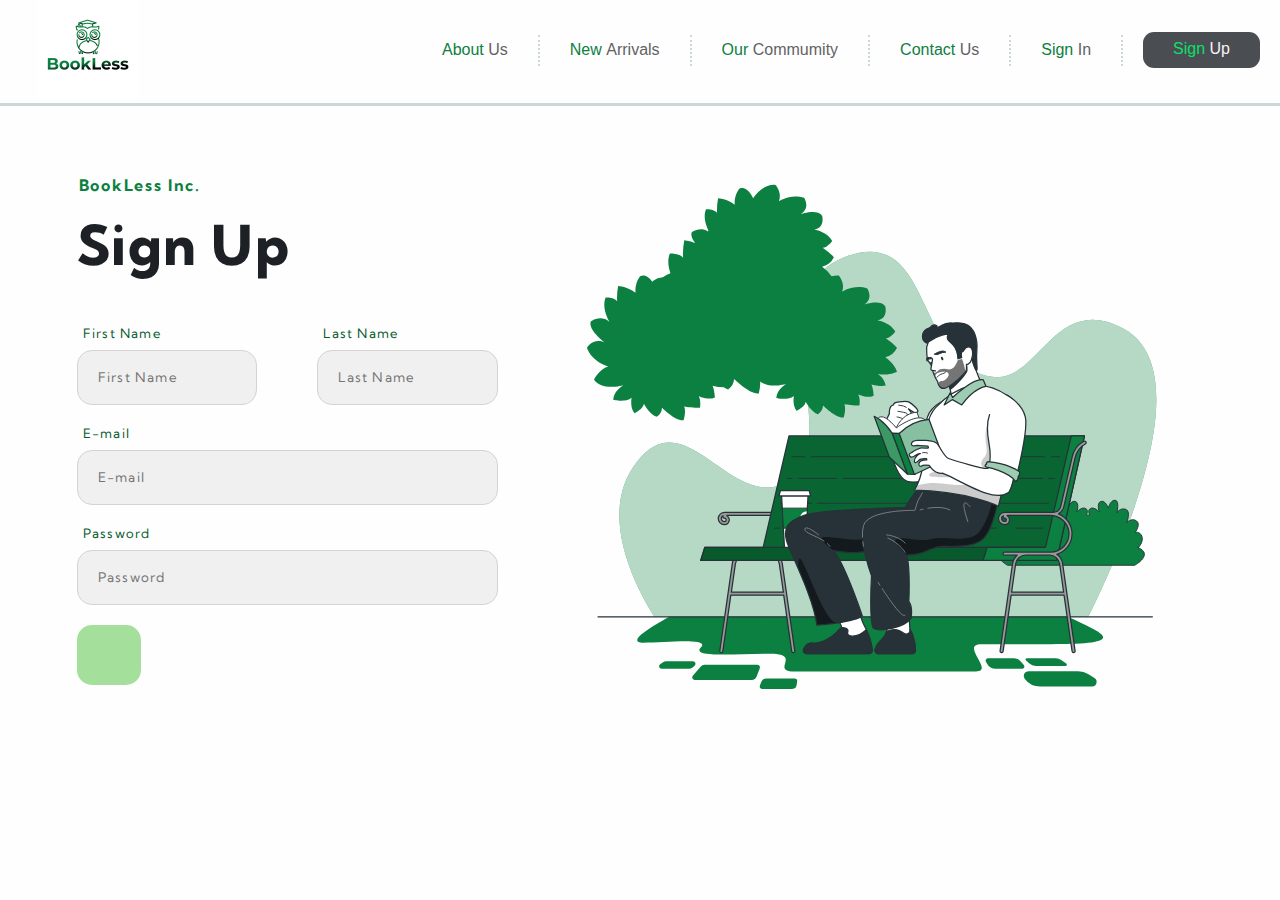
<file: signup/signup.html>
<!DOCTYPE html>
<html lang="en">
  <head>
    <meta charset="UTF-8" />
    <meta http-equiv="X-UA-Compatible" content="IE=edge" />
    <meta name="viewport" content="width=device-width, initial-scale=1.0" />
    <link rel="stylesheet" href="signup.css" />
    <link rel="stylesheet" href="https://cdnjs.cloudflare.com/ajax/libs/font-awesome/6.0.0-beta3/css/all.min.css" integrity="sha512-Fo3rlrZj/k7ujTnHg4CGR2D7kSs0v4LLanw2qksYuRlEzO+tcaEPQogQ0KaoGN26/zrn20ImR1DfuLWnOo7aBA==" crossorigin="anonymous" referrerpolicy="no-referrer" />
    <title>BookLess | SignUp</title>
  </head>
  <body>
    <section class="container">
      <nav class="navigation">
        <div class="logo">
          <img
            src="../Images/bookless_logo.png"
            onclick="window.location.href = '../home.html'"
            alt="Logo"
          />
        </div>
        <div class="options">
          <ul class="menu">
            <li class="menu__item">
              <a href="../about us/aboutus.html" class="menu__link">
                <span class="menu__title">
                  <span class="menu__first-word" data-hover="About">
                    About
                  </span>
                  <span class="menu__second-word" data-hover="Us"> Us </span>
                </span>
              </a>
            </li>

            <li class="menu__item">
              <a href="#" class="menu__link">
                <span class="menu__title">
                  <span class="menu__first-word" data-hover="New"> New </span>
                  <span class="menu__second-word" data-hover="Arrivals">
                    Arrivals
                  </span>
                </span>
              </a>
            </li>

            <li class="menu__item">
              <a href="#" class="menu__link">
                <span class="menu__title">
                  <span class="menu__first-word" data-hover="Our"> Our </span>
                  <span class="menu__second-word" data-hover="Community">
                    Commumity
                  </span>
                </span>
              </a>
            </li>

            <li class="menu__item">
              <a href="../contact us/contactus.html" class="menu__link">
                <span class="menu__title">
                  <span class="menu__first-word" data-hover="Contact">
                    Contact
                  </span>
                  <span class="menu__second-word" data-hover="Us"> Us </span>
                </span>
              </a>
            </li>

            <li class="menu__item">
              <a href="../signin/signin.html" class="menu__link">
                <span class="menu__title">
                  <span class="menu__first-word" data-hover="Sign"> Sign </span>
                  <span class="menu__second-word" data-hover="In"> In </span>
                </span>
              </a>
            </li>

            <li class="menu__item signup">
              <a href="../signup/signup.html" class="menu__link signup_link">
                <span class="menu__title">
                  <span
                    class="menu__first-word signup_first-word"
                    data-hover="Sign"
                  >
                    Sign
                  </span>
                  <span
                    class="menu__second-word signup_second-word"
                    data-hover="Up"
                  >
                    Up
                  </span>
                </span>
              </a>
            </li>
          </ul>
        </div>
      </nav>
      <div class="midbody">
        <div class="leftBody">
          <div class="headers">
            <p>BookLess Inc.</p>
            <h1>Sign Up</h1>
          </div>
          <div class="formControl">
            <form action="#">
              <div class="usernameDiv">
                <div class="firstname">
                  <label for="firstname">First Name</label>
                  <input type="text" name="firstname" class="firstname" id="firstname" placeholder="First Name" required>
                </div>
                <div class="lastname">
                  <label for="lastname">Last Name</label>
                  <input type="text" name="lastname" class="lastname" id="lastname" placeholder="Last Name" required>
                </div>
              </div>
              <div class="emailDiv">
                <label for="email">E-mail</label>
                <input type="email" name = "email" class="email" id="email" placeholder="E-mail" required>
              </div>
              <div class="passwordDiv">
                <label for="password">Password</label>
                <input type="password" name="password" id="password" class="password" placeholder="Password" required>
              </div>
              <div class="buttonDiv">
                <button type="submit" class="submit" id="submit"><i class="fa-solid fa-arrow-right"></i></button>
              </div>
            </form>
          </div>
        </div>
        <div class="rightBody">
          <div class="images">
            <svg class="animated" id="freepik_stories-absorbed-in" xmlns="http://www.w3.org/2000/svg" xmlns:xlink="http://www.w3.org/1999/xlink" viewBox="0 0 500 500" version="1.1" xmlns:svgjs="http://svgjs.com/svgjs"><style>svg#freepik_stories-absorbed-in:not(.animated) .animable {opacity: 0;}svg#freepik_stories-absorbed-in.animated #freepik--background-simple--inject-15 {animation: 1s 1 forwards cubic-bezier(.36,-0.01,.5,1.38) zoomOut;animation-delay: 0s;}svg#freepik_stories-absorbed-in.animated #el31iknd22scg {animation: 1.6s 1 forwards cubic-bezier(.36,-0.01,.5,1.38) slideDown;animation-delay: 0.5s;opacity: 0}svg#freepik_stories-absorbed-in.animated #elclg8s3gaxrw {animation: 1.6s 1 forwards cubic-bezier(.36,-0.01,.5,1.38) slideDown;animation-delay: 0.04s;opacity: 0}svg#freepik_stories-absorbed-in.animated #elq3gnpvyyo9 {animation: 1.6s 1 forwards cubic-bezier(.36,-0.01,.5,1.38) slideDown;animation-delay: 0.08s;opacity: 0}svg#freepik_stories-absorbed-in.animated #elqvjydj6n2l {animation: 1.6s 1 forwards cubic-bezier(.36,-0.01,.5,1.38) slideDown;animation-delay: 0.12s;opacity: 0}svg#freepik_stories-absorbed-in.animated #el2jxfe2c0mdf {animation: 1.6s 1 forwards cubic-bezier(.36,-0.01,.5,1.38) slideDown;animation-delay: 0.16s;opacity: 0}svg#freepik_stories-absorbed-in.animated #elyguc8s8q4vo {animation: 1.6s 1 forwards cubic-bezier(.36,-0.01,.5,1.38) slideDown;animation-delay: 0.2s;opacity: 0}svg#freepik_stories-absorbed-in.animated #el44p1jqkq46 {animation: 1.6s 1 forwards cubic-bezier(.36,-0.01,.5,1.38) slideDown;animation-delay: 0.24s;opacity: 0}svg#freepik_stories-absorbed-in.animated #eluz4ing02vsd {animation: 1.6s 1 forwards cubic-bezier(.36,-0.01,.5,1.38) slideDown;animation-delay: 0.28s;opacity: 0}svg#freepik_stories-absorbed-in.animated #eli2xwr1zc5f {animation: 1.6s 1 forwards cubic-bezier(.36,-0.01,.5,1.38) slideDown;animation-delay: 0.32s;opacity: 0}svg#freepik_stories-absorbed-in.animated #eldsob94k57ou {animation: 1.6s 1 forwards cubic-bezier(.36,-0.01,.5,1.38) slideDown;animation-delay: 0.36s;opacity: 0}svg#freepik_stories-absorbed-in.animated #elzyian4csxp8 {animation: 1.6s 1 forwards cubic-bezier(.36,-0.01,.5,1.38) slideDown;animation-delay: 0.4s;opacity: 0}svg#freepik_stories-absorbed-in.animated #ellq08vyj4f7b {animation: 1.6s 1 forwards cubic-bezier(.36,-0.01,.5,1.38) slideDown;animation-delay: 0.44s;opacity: 0}svg#freepik_stories-absorbed-in.animated #el133r1bh6uda {animation: 1.6s 1 forwards cubic-bezier(.36,-0.01,.5,1.38) slideDown;animation-delay: 0.48s;opacity: 0}svg#freepik_stories-absorbed-in.animated #el68saij2fdwk {animation: 1.6s 1 forwards cubic-bezier(.36,-0.01,.5,1.38) slideDown;animation-delay: 0.52s;opacity: 0}svg#freepik_stories-absorbed-in.animated #elxnz5qfqmuip {animation: 1.6s 1 forwards cubic-bezier(.36,-0.01,.5,1.38) slideDown;animation-delay: 0.56s;opacity: 0}svg#freepik_stories-absorbed-in.animated #elu6mtkwfz68o {animation: 1.6s 1 forwards cubic-bezier(.36,-0.01,.5,1.38) slideDown;animation-delay: 0.6s;opacity: 0}svg#freepik_stories-absorbed-in.animated #elu8anzap2hk {animation: 1.6s 1 forwards cubic-bezier(.36,-0.01,.5,1.38) slideDown;animation-delay: 0.64s;opacity: 0}svg#freepik_stories-absorbed-in.animated #elg5ovd3cch6 {animation: 1.6s 1 forwards cubic-bezier(.36,-0.01,.5,1.38) slideDown;animation-delay: 0.68s;opacity: 0}svg#freepik_stories-absorbed-in.animated #elv84nv86bjln {animation: 1.6s 1 forwards cubic-bezier(.36,-0.01,.5,1.38) slideDown;animation-delay: 0.72s;opacity: 0}svg#freepik_stories-absorbed-in.animated #elhlimle8jq1q {animation: 1.6s 1 forwards cubic-bezier(.36,-0.01,.5,1.38) slideDown;animation-delay: 0.76s;opacity: 0}svg#freepik_stories-absorbed-in.animated #elff0mugxfoyn {animation: 1.6s 1 forwards cubic-bezier(.36,-0.01,.5,1.38) slideDown;animation-delay: 0.8s;opacity: 0}svg#freepik_stories-absorbed-in.animated #elw7fr6agecpb {animation: 1.6s 1 forwards cubic-bezier(.36,-0.01,.5,1.38) slideDown;animation-delay: 0.84s;opacity: 0}svg#freepik_stories-absorbed-in.animated #elgd0z7177am {animation: 1.6s 1 forwards cubic-bezier(.36,-0.01,.5,1.38) slideDown;animation-delay: 0.88s;opacity: 0}svg#freepik_stories-absorbed-in.animated #el64zqdkud6wf {animation: 1.6s 1 forwards cubic-bezier(.36,-0.01,.5,1.38) slideDown;animation-delay: 0.92s;opacity: 0}svg#freepik_stories-absorbed-in.animated #elyk5l0ptejhh {animation: 1.6s 1 forwards cubic-bezier(.36,-0.01,.5,1.38) slideDown;animation-delay: 0.96s;opacity: 0}svg#freepik_stories-absorbed-in.animated #elew4wc49aove {animation: 1.6s 1 forwards cubic-bezier(.36,-0.01,.5,1.38) slideDown;animation-delay: 1s;opacity: 0}svg#freepik_stories-absorbed-in.animated #eldfu4e2g60i {animation: 1.6s 1 forwards cubic-bezier(.36,-0.01,.5,1.38) slideDown;animation-delay: 1.04s;opacity: 0}svg#freepik_stories-absorbed-in.animated #elyi6jvv7ipm {animation: 1.6s 1 forwards cubic-bezier(.36,-0.01,.5,1.38) slideDown;animation-delay: 1.08s;opacity: 0}svg#freepik_stories-absorbed-in.animated #elik9x9v81uga {animation: 1.6s 1 forwards cubic-bezier(.36,-0.01,.5,1.38) slideDown;animation-delay: 1.12s;opacity: 0}svg#freepik_stories-absorbed-in.animated #elx6zdnvg0yy {animation: 1.6s 1 forwards cubic-bezier(.36,-0.01,.5,1.38) slideDown;animation-delay: 1.16s;opacity: 0}svg#freepik_stories-absorbed-in.animated #el23r97sy1fph {animation: 1.6s 1 forwards cubic-bezier(.36,-0.01,.5,1.38) slideDown;animation-delay: 1.2s;opacity: 0}svg#freepik_stories-absorbed-in.animated #el49t4tov6q5d {animation: 1.6s 1 forwards cubic-bezier(.36,-0.01,.5,1.38) slideDown;animation-delay: 1.24s;opacity: 0}svg#freepik_stories-absorbed-in.animated #el84xyfoocxs6 {animation: 1.6s 1 forwards cubic-bezier(.36,-0.01,.5,1.38) slideDown;animation-delay: 1.28s;opacity: 0}svg#freepik_stories-absorbed-in.animated #el6cznbvcaw2o {animation: 1.6s 1 forwards cubic-bezier(.36,-0.01,.5,1.38) slideDown;animation-delay: 1.32s;opacity: 0}svg#freepik_stories-absorbed-in.animated #elp4k7ybn7vu7 {animation: 1.6s 1 forwards cubic-bezier(.36,-0.01,.5,1.38) slideDown;animation-delay: 1.36s;opacity: 0}svg#freepik_stories-absorbed-in.animated #el406kgievobk {animation: 1.6s 1 forwards cubic-bezier(.36,-0.01,.5,1.38) slideDown;animation-delay: 1.4000000000000001s;opacity: 0}svg#freepik_stories-absorbed-in.animated #elo6a8iue4qd9 {animation: 1.6s 1 forwards cubic-bezier(.36,-0.01,.5,1.38) slideDown;animation-delay: 1.44s;opacity: 0}svg#freepik_stories-absorbed-in.animated #el2pi2ner2imb {animation: 1.6s 1 forwards cubic-bezier(.36,-0.01,.5,1.38) slideDown;animation-delay: 1.48s;opacity: 0}svg#freepik_stories-absorbed-in.animated #eln699oha6tj {animation: 1.6s 1 forwards cubic-bezier(.36,-0.01,.5,1.38) slideDown;animation-delay: 1.52s;opacity: 0}svg#freepik_stories-absorbed-in.animated #eldbnd3jzgxtf {animation: 1.6s 1 forwards cubic-bezier(.36,-0.01,.5,1.38) slideDown;animation-delay: 1.56s;opacity: 0}svg#freepik_stories-absorbed-in.animated #freepik--Buildings--inject-15 {animation: 1.6s 1 forwards cubic-bezier(.36,-0.01,.5,1.38) slideDown;animation-delay: 0.5s;opacity: 0}svg#freepik_stories-absorbed-in.animated #el7lojlw8f4i3 {animation: 1.9s 1 forwards linear slideDown;animation-delay: 0s;}svg#freepik_stories-absorbed-in.animated #elmxy6vfqo08c {animation: 1.9s 1 forwards linear slideDown;animation-delay: 0.6333333333333333s;opacity: 0}svg#freepik_stories-absorbed-in.animated #eloabig8opyf {animation: 1.9s 1 forwards linear slideDown;animation-delay: 1.2666666666666666s;opacity: 0}svg#freepik_stories-absorbed-in.animated #freepik--Tree--inject-15 {animation: 1.9s 1 forwards linear slideDown;animation-delay: 0s;}svg#freepik_stories-absorbed-in.animated #freepik--Floor--inject-15 {animation: 1s 1 forwards cubic-bezier(.36,-0.01,.5,1.38) fadeIn;animation-delay: 0s;}svg#freepik_stories-absorbed-in.animated #el9l9kq5u8f9j {animation: 1s 1 forwards cubic-bezier(.36,-0.01,.5,1.38) slideUp;animation-delay: 0s;}svg#freepik_stories-absorbed-in.animated #elu0qaixhzu3 {animation: 1s 1 forwards cubic-bezier(.36,-0.01,.5,1.38) slideUp;animation-delay: 0.1111111111111111s;opacity: 0}svg#freepik_stories-absorbed-in.animated #el6oh829xmw9r {animation: 1s 1 forwards cubic-bezier(.36,-0.01,.5,1.38) slideUp;animation-delay: 0.2222222222222222s;opacity: 0}svg#freepik_stories-absorbed-in.animated #elabq15t2zi2b {animation: 1s 1 forwards cubic-bezier(.36,-0.01,.5,1.38) slideUp;animation-delay: 0.3333333333333333s;opacity: 0}svg#freepik_stories-absorbed-in.animated #elhouz6ifse5e {animation: 1s 1 forwards cubic-bezier(.36,-0.01,.5,1.38) slideUp;animation-delay: 0.4444444444444444s;opacity: 0}svg#freepik_stories-absorbed-in.animated #elck5d7dqcwrd {animation: 1s 1 forwards cubic-bezier(.36,-0.01,.5,1.38) slideUp;animation-delay: 0.5555555555555556s;opacity: 0}svg#freepik_stories-absorbed-in.animated #el7j741nv5s55 {animation: 1s 1 forwards cubic-bezier(.36,-0.01,.5,1.38) slideUp;animation-delay: 0.6666666666666666s;opacity: 0}svg#freepik_stories-absorbed-in.animated #elpoi4j4w9wpo {animation: 1s 1 forwards cubic-bezier(.36,-0.01,.5,1.38) slideUp;animation-delay: 0.7777777777777777s;opacity: 0}svg#freepik_stories-absorbed-in.animated #elne56exhs21o {animation: 1s 1 forwards cubic-bezier(.36,-0.01,.5,1.38) slideUp;animation-delay: 0.8888888888888888s;opacity: 0}svg#freepik_stories-absorbed-in.animated #freepik--Plant--inject-15 {animation: 1s 1 forwards cubic-bezier(.36,-0.01,.5,1.38) slideUp;animation-delay: 0s;}svg#freepik_stories-absorbed-in.animated #freepik--Bench--inject-15 {animation: 1.6s 1 forwards cubic-bezier(.36,-0.01,.5,1.38) slideDown;animation-delay: 0s;}svg#freepik_stories-absorbed-in.animated #freepik--character-1--inject-15 {animation: 1.5s 1 forwards cubic-bezier(.36,-0.01,.5,1.38) zoomIn;animation-delay: 0s;}            @keyframes zoomOut {                0% {                    opacity: 0;                    transform: scale(1.5);                }                100% {                    opacity: 1;                    transform: scale(1);                }            }                    @keyframes slideDown {                0% {                    opacity: 0;                    transform: translateY(-30px);                }                100% {                    opacity: 1;                    transform: translateY(0);                }            }                    @keyframes fadeIn {                0% {                    opacity: 0;                }                100% {                    opacity: 1;                }            }                    @keyframes slideUp {                0% {                    opacity: 0;                    transform: translateY(30px);                }                100% {                    opacity: 1;                    transform: inherit;                }            }                    @keyframes zoomIn {                0% {                    opacity: 0;                    transform: scale(0.5);                }                100% {                    opacity: 1;                    transform: scale(1);                }            }        </style><g id="freepik--background-simple--inject-15" class="animable" style="transform-origin: 262.594px 261.348px;"><path d="M422.15,406.69c26.39-53.26,89.64-195.92,28.14-229.35-55.15-30-67.43,43.6-104.67,38.27C282,206.5,299.88,90.36,226,121.13c-67.43,28.08,3.15,152.14-42.17,177.83-46.09,26.13-81-65.5-120.62-16.22-32.88,40.94-1,100.78,13.68,124Z" style="fill: rgb(12, 128, 64); transform-origin: 262.594px 261.348px;" id="el04plxtnstvxk" class="animable"></path><g id="elr1iksr3xa5"><path d="M422.15,406.69c26.39-53.26,89.64-195.92,28.14-229.35-55.15-30-67.43,43.6-104.67,38.27C282,206.5,299.88,90.36,226,121.13c-67.43,28.08,3.15,152.14-42.17,177.83-46.09,26.13-81-65.5-120.62-16.22-32.88,40.94-1,100.78,13.68,124Z" style="fill: rgb(255, 255, 255); opacity: 0.7; transform-origin: 262.594px 261.348px;" class="animable"></path></g></g><g id="freepik--Buildings--inject-15" class="animable" style="transform-origin: 373.48px 221.655px;"><g style="clip-path: url(&quot;#freepik--clip-path--inject-15&quot;); transform-origin: 323.945px 188.425px;" id="el31iknd22scg" class="animable"><g id="eliupxkj9f53"><polygon points="361.92 340.23 285.97 340.23 285.97 36.62 361.92 67.48 361.92 340.23" style="fill: none; stroke: rgb(153, 153, 153); stroke-miterlimit: 10; opacity: 0.5; transform-origin: 323.945px 188.425px;" class="animable"></polygon></g></g><polygon points="361.92 406.69 285.97 406.69 285.97 36.62 361.92 67.48 361.92 406.69" style="fill: none; stroke: rgb(153, 153, 153); stroke-linecap: round; stroke-linejoin: round; stroke-width: 0.75px; transform-origin: 323.945px 221.655px;" id="elclg8s3gaxrw" class="animable"></polygon><rect x="310.22" y="63.47" width="11.45" height="11.45" style="fill: none; stroke: rgb(153, 153, 153); stroke-miterlimit: 10; transform-origin: 315.945px 69.195px;" id="elq3gnpvyyo9" class="animable"></rect><rect x="294.23" y="80.74" width="11.45" height="11.45" style="fill: none; stroke: rgb(153, 153, 153); stroke-miterlimit: 10; transform-origin: 299.955px 86.465px;" id="elqvjydj6n2l" class="animable"></rect><rect x="310.22" y="98" width="11.45" height="11.45" style="fill: none; stroke: rgb(153, 153, 153); stroke-miterlimit: 10; transform-origin: 315.945px 103.725px;" id="el2jxfe2c0mdf" class="animable"></rect><rect x="326.21" y="98" width="11.45" height="11.45" style="fill: none; stroke: rgb(153, 153, 153); stroke-miterlimit: 10; transform-origin: 331.935px 103.725px;" id="elyguc8s8q4vo" class="animable"></rect><rect x="294.23" y="132.54" width="11.45" height="11.45" style="fill: none; stroke: rgb(153, 153, 153); stroke-miterlimit: 10; transform-origin: 299.955px 138.265px;" id="el44p1jqkq46" class="animable"></rect><rect x="326.21" y="132.54" width="11.45" height="11.45" style="fill: none; stroke: rgb(153, 153, 153); stroke-miterlimit: 10; transform-origin: 331.935px 138.265px;" id="eluz4ing02vsd" class="animable"></rect><rect x="310.22" y="149.8" width="11.45" height="11.45" style="fill: none; stroke: rgb(153, 153, 153); stroke-miterlimit: 10; transform-origin: 315.945px 155.525px;" id="eli2xwr1zc5f" class="animable"></rect><rect x="294.23" y="167.07" width="11.45" height="11.45" style="fill: none; stroke: rgb(153, 153, 153); stroke-miterlimit: 10; transform-origin: 299.955px 172.795px;" id="eldsob94k57ou" class="animable"></rect><rect x="326.21" y="167.07" width="11.45" height="11.45" style="fill: none; stroke: rgb(153, 153, 153); stroke-miterlimit: 10; transform-origin: 331.935px 172.795px;" id="elzyian4csxp8" class="animable"></rect><rect x="342.2" y="167.07" width="11.45" height="11.45" style="fill: none; stroke: rgb(153, 153, 153); stroke-miterlimit: 10; transform-origin: 347.925px 172.795px;" id="ellq08vyj4f7b" class="animable"></rect><rect x="310.22" y="184.33" width="11.45" height="11.45" style="fill: none; stroke: rgb(153, 153, 153); stroke-miterlimit: 10; transform-origin: 315.945px 190.055px;" id="el133r1bh6uda" class="animable"></rect><rect x="294.23" y="201.6" width="11.45" height="11.45" style="fill: none; stroke: rgb(153, 153, 153); stroke-miterlimit: 10; transform-origin: 299.955px 207.325px;" id="el68saij2fdwk" class="animable"></rect><rect x="342.2" y="201.6" width="11.45" height="11.45" style="fill: none; stroke: rgb(153, 153, 153); stroke-miterlimit: 10; transform-origin: 347.925px 207.325px;" id="elxnz5qfqmuip" class="animable"></rect><g id="elu6mtkwfz68o"><rect x="326.21" y="218.98" width="11.45" height="11.45" style="fill: none; stroke: rgb(153, 153, 153); stroke-miterlimit: 10; transform-origin: 331.935px 224.705px; transform: rotate(0.82deg);" class="animable"></rect></g><rect x="310.22" y="235.72" width="11.45" height="11.45" style="fill: none; stroke: rgb(153, 153, 153); stroke-miterlimit: 10; transform-origin: 315.945px 241.445px;" id="elu8anzap2hk" class="animable"></rect><rect x="326.21" y="252.99" width="11.45" height="11.45" style="fill: none; stroke: rgb(153, 153, 153); stroke-miterlimit: 10; transform-origin: 331.935px 258.715px;" id="elg5ovd3cch6" class="animable"></rect><rect x="342.2" y="252.99" width="11.45" height="11.45" style="fill: none; stroke: rgb(153, 153, 153); stroke-miterlimit: 10; transform-origin: 347.925px 258.715px;" id="elv84nv86bjln" class="animable"></rect><rect x="310.22" y="270.26" width="11.45" height="11.45" style="fill: none; stroke: rgb(153, 153, 153); stroke-miterlimit: 10; transform-origin: 315.945px 275.985px;" id="elhlimle8jq1q" class="animable"></rect><rect x="294.23" y="287.52" width="11.45" height="11.45" style="fill: none; stroke: rgb(153, 153, 153); stroke-miterlimit: 10; transform-origin: 299.955px 293.245px;" id="elff0mugxfoyn" class="animable"></rect><g id="elw7fr6agecpb"><rect x="326.21" y="304.9" width="11.45" height="11.45" style="fill: none; stroke: rgb(153, 153, 153); stroke-miterlimit: 10; transform-origin: 331.935px 310.625px; transform: rotate(0.82deg);" class="animable"></rect></g><g id="elgd0z7177am"><rect x="342.2" y="219.21" width="11.45" height="11.45" style="fill: none; stroke: rgb(153, 153, 153); stroke-miterlimit: 10; transform-origin: 347.925px 224.935px; transform: rotate(0.82deg);" class="animable"></rect></g><g style="clip-path: url(&quot;#freepik--clip-path-2--inject-15&quot;); transform-origin: 419.495px 242.185px;" id="el64zqdkud6wf" class="animable"><g id="elv5kg4o40i3"><polygon points="454.07 91.82 454.07 77.68 425.47 77.68 425.47 91.82 378 91.82 378 406.69 460.99 406.69 460.99 91.82 454.07 91.82" style="fill: none; stroke: rgb(153, 153, 153); stroke-miterlimit: 10; opacity: 0.3; transform-origin: 419.495px 242.185px;" class="animable"></polygon></g></g><polygon points="454.07 91.82 454.07 77.68 425.47 77.68 425.47 91.82 378 91.82 378 406.69 460.99 406.69 460.99 91.82 454.07 91.82" style="fill: none; stroke: rgb(153, 153, 153); stroke-linecap: round; stroke-linejoin: round; stroke-width: 0.75px; transform-origin: 419.495px 242.185px;" id="elyk5l0ptejhh" class="animable"></polygon><rect x="421.93" y="109.71" width="12.26" height="12.26" style="fill: none; stroke: rgb(153, 153, 153); stroke-miterlimit: 10; transform-origin: 428.06px 115.84px;" id="elew4wc49aove" class="animable"></rect><rect x="404.81" y="128.19" width="12.26" height="12.26" style="fill: none; stroke: rgb(153, 153, 153); stroke-miterlimit: 10; transform-origin: 410.94px 134.32px;" id="eldfu4e2g60i" class="animable"></rect><rect x="439.04" y="128.19" width="12.26" height="12.26" style="fill: none; stroke: rgb(153, 153, 153); stroke-miterlimit: 10; transform-origin: 445.17px 134.32px;" id="elyi6jvv7ipm" class="animable"></rect><rect x="387.69" y="146.68" width="12.26" height="12.26" style="fill: none; stroke: rgb(153, 153, 153); stroke-miterlimit: 10; transform-origin: 393.82px 152.81px;" id="elik9x9v81uga" class="animable"></rect><rect x="421.93" y="146.68" width="12.26" height="12.26" style="fill: none; stroke: rgb(153, 153, 153); stroke-miterlimit: 10; transform-origin: 428.06px 152.81px;" id="elx6zdnvg0yy" class="animable"></rect><rect x="439.04" y="146.68" width="12.26" height="12.26" style="fill: none; stroke: rgb(153, 153, 153); stroke-miterlimit: 10; transform-origin: 445.17px 152.81px;" id="el23r97sy1fph" class="animable"></rect><rect x="387.69" y="183.65" width="12.26" height="12.26" style="fill: none; stroke: rgb(153, 153, 153); stroke-miterlimit: 10; transform-origin: 393.82px 189.78px;" id="el49t4tov6q5d" class="animable"></rect><rect x="421.93" y="183.65" width="12.26" height="12.26" style="fill: none; stroke: rgb(153, 153, 153); stroke-miterlimit: 10; transform-origin: 428.06px 189.78px;" id="el84xyfoocxs6" class="animable"></rect><rect x="404.81" y="202.14" width="12.26" height="12.26" style="fill: none; stroke: rgb(153, 153, 153); stroke-miterlimit: 10; transform-origin: 410.94px 208.27px;" id="el6cznbvcaw2o" class="animable"></rect><rect x="439.04" y="202.14" width="12.26" height="12.26" style="fill: none; stroke: rgb(153, 153, 153); stroke-miterlimit: 10; transform-origin: 445.17px 208.27px;" id="elp4k7ybn7vu7" class="animable"></rect><rect x="439.04" y="220.62" width="12.26" height="12.26" style="fill: none; stroke: rgb(153, 153, 153); stroke-miterlimit: 10; transform-origin: 445.17px 226.75px;" id="el406kgievobk" class="animable"></rect><rect x="387.69" y="239.11" width="12.26" height="12.26" style="fill: none; stroke: rgb(153, 153, 153); stroke-miterlimit: 10; transform-origin: 393.82px 245.24px;" id="elo6a8iue4qd9" class="animable"></rect><rect x="404.81" y="239.11" width="12.26" height="12.26" style="fill: none; stroke: rgb(153, 153, 153); stroke-miterlimit: 10; transform-origin: 410.94px 245.24px;" id="el2pi2ner2imb" class="animable"></rect><g id="eln699oha6tj"><rect x="421.93" y="257.72" width="12.26" height="12.26" style="fill: none; stroke: rgb(153, 153, 153); stroke-miterlimit: 10; transform-origin: 428.06px 263.85px; transform: rotate(0.82deg);" class="animable"></rect></g><rect x="387.69" y="276.08" width="12.26" height="12.26" style="fill: none; stroke: rgb(153, 153, 153); stroke-miterlimit: 10; transform-origin: 393.82px 282.21px;" id="eldbnd3jzgxtf" class="animable"></rect></g><g id="freepik--Tree--inject-15" class="animable" style="transform-origin: 146.47px 234.691px;"><path d="M269.89,211.65c-2.23-7.13-9.37-11.59-9.37-11.59a13.74,13.74,0,0,0,9.37-7.56,46.84,46.84,0,0,0-8.92-7.61c4,0,7.58-5.35,7.58-5.35-4.91-8-14.27-8.8-14.27-8.8,8.92-1.66,6.24-11.27,6.24-11.27-3.57-5.8-16.95-1.34-16.95-1.34,8-4.9,2.68-12.93,2.68-12.93-10.71-3.57-20.07,2.67-20.07,2.67,2.67-7.13-2.68-12.93-2.68-12.93a14.27,14.27,0,0,0-5.67.68,26.64,26.64,0,0,0-7.56-7.7,13.73,13.73,0,0,0,9.36-7.55,46.69,46.69,0,0,0-8.92-7.62c4,0,7.59-5.35,7.59-5.35-4.91-8-14.28-8.79-14.28-8.79,8.92-1.67,6.25-11.28,6.25-11.28-3.57-5.8-17-1.34-17-1.34,8-4.9,2.67-12.93,2.67-12.93-10.7-3.57-20.07,2.68-20.07,2.68,2.68-7.14-2.67-12.94-2.67-12.94-10.71-.89-17.84,10.71-17.84,10.71C149.83,62.13,144.15,66,144.15,66a18.56,18.56,0,0,0-3.46,12.55c-5.68-4.67-13.24-5.17-13.24-5.17a46.6,46.6,0,0,0-.8,11.7c-2.39-3.23-8.82-2.91-8.82-2.91-2.58,6.4.24,13.54,1.94,16.9-.16.25-.32.5-.47.75-6.24-4.1-12.81.75-12.81.75-1,2.57.49,5.66,2.66,8.42a32.88,32.88,0,0,0-8.61-2.08,55.58,55.58,0,0,0-1,13.91c-2.84-3.83-10.48-3.45-10.48-3.45-2.2,5.44-1.1,11.33.44,15.71a20.36,20.36,0,0,0-6,3.33,16.64,16.64,0,0,0-8,2.84,6.28,6.28,0,0,0-.27.94c-5.16-7.82-9.91-4.65-9.91-4.65a19.45,19.45,0,0,0-3.61,13.1c-5.92-4.87-13.81-5.4-13.81-5.4a48.68,48.68,0,0,0-.83,12.2c-2.5-3.36-9.2-3-9.2-3C34.3,161.46,41.14,172,41.14,172c-6.94-6.44-15-.47-15-.47C23.51,178.15,36.94,188,36.94,188c-9.1-3.68-13.89,4.38-13.89,4.38,3.66,11.19,17,14.91,17,14.91-7.65,2.19-11.41,10.53-11.41,10.53,5.9,9.52,23.41,4.41,23.41,4.41s-7.86,4.42-8.09,11.63c0,0,9.54,2.56,14.66-1.62,0,0-1.63,7.66,2.32,12.44,0,0,7.21-3.6,7.45-7.56,0,0,4.88,9.07,10.23,10.24a9.29,9.29,0,0,0,4.19-7.21s10.93,10.93,17.21,10c0,0,2.1-7.21.47-10.94,0,0,8.14,1.4,12.56.94,0,0,.93-5.59-.93-9.08,0,0,7.44,3.49,12.79.93,0,0-.46-6.51-1.86-9.3a33.43,33.43,0,0,0,8.94,1.28,9.53,9.53,0,0,0,3.43,1.63,10.6,10.6,0,0,0,4.78-8.22s12.46,12.47,19.62,11.41a32,32,0,0,0,1.18-9.57c6.8,6,20.58,2,20.58,2s-7.54,4.24-7.76,11.15c0,0,9.15,2.46,14-1.56,0,0-1.56,7.35,2.23,11.93,0,0,6.91-3.45,7.14-7.25,0,0,4.68,8.7,9.81,9.82a8.9,8.9,0,0,0,4-6.92S221.5,248.9,227.52,248c0,0,2-6.91.44-10.48,0,0,7.81,1.34,12,.89,0,0,.9-5.35-.89-8.69,0,0,7.14,3.34,12.27.89,0,0-.45-6.25-1.79-8.92,0,0,6.69,2,11.38.89-1.79-7.58-6.69-9.22-6.69-9.22C264.09,215.06,269.89,211.65,269.89,211.65Z" style="fill: rgb(12, 128, 64); transform-origin: 146.47px 156.479px;" id="el7lojlw8f4i3" class="animable"></path><g style="clip-path: url(&quot;#freepik--clip-path-3--inject-15&quot;); transform-origin: 146.47px 156.509px;" id="elmxy6vfqo08c" class="animable"><g id="elenrgn66hs4n"><path d="M269.89,211.65c-2.23-7.13-9.37-11.59-9.37-11.59a13.74,13.74,0,0,0,9.37-7.56,46.84,46.84,0,0,0-8.92-7.61c4,0,7.58-5.35,7.58-5.35-4.91-8-14.27-8.8-14.27-8.8,8.92-1.66,6.24-11.27,6.24-11.27-3.57-5.8-16.95-1.34-16.95-1.34,8-4.9,2.68-12.93,2.68-12.93-10.71-3.57-20.07,2.67-20.07,2.67,2.67-7.13-2.68-12.93-2.68-12.93a14.27,14.27,0,0,0-5.67.68,26.64,26.64,0,0,0-7.56-7.7,13.73,13.73,0,0,0,9.36-7.55,46.69,46.69,0,0,0-8.92-7.62c4,0,7.59-5.35,7.59-5.35-4.91-8-14.28-8.79-14.28-8.79,8.92-1.67,6.25-11.28,6.25-11.28-3.57-5.8-17-1.34-17-1.34,8-4.9,2.67-12.93,2.67-12.93-10.7-3.57-20.07,2.68-20.07,2.68,2.68-7.14-2.67-12.94-2.67-12.94-10.71-.89-17.84,10.71-17.84,10.71C149.83,62.13,144.15,66,144.15,66a18.56,18.56,0,0,0-3.46,12.55c-5.68-4.67-13.24-5.17-13.24-5.17a46.6,46.6,0,0,0-.8,11.7c-2.39-3.23-8.82-2.91-8.82-2.91-2.58,6.4.24,13.54,1.94,16.9-.16.25-.32.5-.47.75-6.24-4.1-12.81.75-12.81.75-1,2.57.49,5.66,2.66,8.42a32.88,32.88,0,0,0-8.61-2.08,55.58,55.58,0,0,0-1,13.91c-2.84-3.83-10.48-3.45-10.48-3.45-2.2,5.44-1.1,11.33.44,15.71a20.36,20.36,0,0,0-6,3.33,16.64,16.64,0,0,0-8,2.84,6.28,6.28,0,0,0-.27.94c-5.16-7.82-9.91-4.65-9.91-4.65a19.45,19.45,0,0,0-3.61,13.1c-5.92-4.87-13.81-5.4-13.81-5.4a48.68,48.68,0,0,0-.83,12.2c-2.5-3.36-9.2-3-9.2-3C34.3,161.46,41.14,172,41.14,172c-6.94-6.44-15-.47-15-.47C23.51,178.15,36.94,188,36.94,188c-9.1-3.68-13.89,4.38-13.89,4.38,3.66,11.19,17,14.91,17,14.91-7.65,2.19-11.41,10.53-11.41,10.53,5.9,9.52,23.41,4.41,23.41,4.41s-7.86,4.42-8.09,11.63c0,0,9.54,2.56,14.66-1.62,0,0-1.63,7.66,2.32,12.44,0,0,7.21-3.6,7.45-7.56,0,0,4.88,9.07,10.23,10.24a9.29,9.29,0,0,0,4.19-7.21s10.93,10.93,17.21,10c0,0,2.1-7.21.47-10.94,0,0,8.14,1.4,12.56.94,0,0,.93-5.59-.93-9.08,0,0,7.44,3.49,12.79.93,0,0-.46-6.51-1.86-9.3a33.43,33.43,0,0,0,8.94,1.28,9.53,9.53,0,0,0,3.43,1.63,10.6,10.6,0,0,0,4.78-8.22s12.46,12.47,19.62,11.41a32,32,0,0,0,1.18-9.57c6.8,6,20.58,2,20.58,2s-7.54,4.24-7.76,11.15c0,0,9.15,2.46,14-1.56,0,0-1.56,7.35,2.23,11.93,0,0,6.91-3.45,7.14-7.25,0,0,4.68,8.7,9.81,9.82a8.9,8.9,0,0,0,4-6.92S221.5,248.9,227.52,248c0,0,2-6.91.44-10.48,0,0,7.81,1.34,12,.89,0,0,.9-5.35-.89-8.69,0,0,7.14,3.34,12.27.89,0,0-.45-6.25-1.79-8.92,0,0,6.69,2,11.38.89-1.79-7.58-6.69-9.22-6.69-9.22C264.09,215.06,269.89,211.65,269.89,211.65Z" style="fill: rgb(255, 255, 255); opacity: 0.2; transform-origin: 146.47px 156.479px;" class="animable"></path></g><g id="ellsp42s7ti7q"><g style="opacity: 0.2; transform-origin: 146.495px 157.799px;" class="animable"><path d="M209.76,100.19l-.09,0,.07.11Z" id="els5w4a4sbg8r" class="animable" style="transform-origin: 209.715px 100.245px;"></path><path d="M147.17,65.38a4.72,4.72,0,0,0-3,.57,18.1,18.1,0,0,0-2.47,4.73A29.19,29.19,0,0,1,147.17,65.38Z" id="eliv4agd0y12" class="animable" style="transform-origin: 144.435px 68.0064px;"></path><path d="M269.89,211.65c-2.23-7.13-9.37-11.59-9.37-11.59.28-.07.53-.16.79-.24a38.1,38.1,0,0,1-5.41-2.55s4.89,3.87,3.81,13.19c-5.76-.65-12.53-5.66-12.53-5.66.43,3.58-1.62,10.85-1.62,10.85-6.82.68-13.54-6-13.54-6,.65,4.52-2.55,10.22-2.55,10.22-5-1.22-13.29-5.93-13.29-5.93.31,4.68-4.79,11.7-4.79,11.7C204.2,224.16,196.6,208,196.6,208a10.74,10.74,0,0,1-7.38,6.2c-5.36-3.36-7.11-15.14-7.11-15.14-1.8,4.21-11.05,5.3-11.05,5.3-2.43-6.74,2.34-14.44,2.34-14.44-7.2,2.55-16.56-4-16.56-4a13.55,13.55,0,0,1,5.26-6.19c-6.36.08-16.48-10-16.48-10a9.29,9.29,0,0,1-4.19,7.21c-3.36-.73-6.54-4.58-8.44-7.34a27.85,27.85,0,0,1-4.41,1.38,22.1,22.1,0,0,1-2.93,2.18,45.72,45.72,0,0,1,3.87,6.48c-4,4.36-12.22,3.89-12.22,3.89,3,2.55,4.23,8.08,4.23,8.08-3.93,2.07-12,3.8-12,3.8,2.89,2.85,3.63,10.32,3.63,10.32-5.48,3.2-19.7-2.88-19.7-2.88a9.3,9.3,0,0,1-1.2,8.25C86.86,212,79,205.39,79,205.39c1.25,3.75-4.1,9.78-4.1,9.78-5.45-3-6.79-10.69-6.79-10.69-3.19,5.79-13,7-13,7-2.46-6.78,3.19-13.8,3.19-13.8s-14.36,11.25-23.38,4.61c0,0,.4-9.14,6.68-14a31.61,31.61,0,0,1-10.78-1.06,11.9,11.9,0,0,0-7.72,5.21c3.66,11.19,17,14.91,17,14.91-7.65,2.19-11.41,10.53-11.41,10.53,5.9,9.52,23.41,4.41,23.41,4.41s-7.86,4.42-8.09,11.63c0,0,9.54,2.56,14.66-1.62,0,0-1.63,7.66,2.32,12.44,0,0,7.21-3.6,7.45-7.56,0,0,4.88,9.07,10.23,10.24a9.29,9.29,0,0,0,4.19-7.21s10.93,10.93,17.21,10c0,0,2.1-7.21.47-10.94,0,0,8.14,1.4,12.56.94,0,0,.93-5.59-.93-9.08,0,0,7.44,3.49,12.79.93,0,0-.46-6.51-1.86-9.3a33.43,33.43,0,0,0,8.94,1.28,9.53,9.53,0,0,0,3.43,1.63,10.6,10.6,0,0,0,4.78-8.22s12.46,12.47,19.62,11.41a32,32,0,0,0,1.18-9.57c6.8,6,20.58,2,20.58,2s-7.54,4.24-7.76,11.15c0,0,9.15,2.46,14-1.56,0,0-1.56,7.35,2.23,11.93,0,0,6.91-3.45,7.14-7.25,0,0,4.68,8.7,9.81,9.82a8.9,8.9,0,0,0,4-6.92S221.5,248.9,227.52,248c0,0,2-6.91.44-10.48,0,0,7.81,1.34,12,.89,0,0,.9-5.35-.89-8.69,0,0,7.14,3.34,12.27.89,0,0-.45-6.25-1.79-8.92,0,0,6.69,2,11.38.89-1.79-7.58-6.69-9.22-6.69-9.22C264.09,215.06,269.89,211.65,269.89,211.65Z" id="elj05ezz8e5tr" class="animable" style="transform-origin: 146.495px 209.933px;"></path><path d="M25.84,172.8a11.71,11.71,0,0,1,5.7-1.34s-1.41-.36-3.39-1.05a13.37,13.37,0,0,0-2,1.15A4.8,4.8,0,0,0,25.84,172.8Z" id="elekc2ps3doew" class="animable" style="transform-origin: 28.69px 171.605px;"></path><path d="M170.19,176.45a46.41,46.41,0,0,1-6.49-1,35.34,35.34,0,0,1-.73,3.76A23.65,23.65,0,0,1,170.19,176.45Z" id="elvpbchsi9v" class="animable" style="transform-origin: 166.58px 177.33px;"></path></g></g></g><path d="M91.17,190.74h0a1.9,1.9,0,0,1,2,.65l21.56,27.82-2-32.51a1.83,1.83,0,0,1,1-1.77h0a1.83,1.83,0,0,1,2.61,1.51c.58,7.6,2.42,29.4,5,37.24,2.76,8.5,17.13,31.38,17.13,31.38s12.81-16,13.77-22.54c1.55-10.7-8.51-38.11-12.22-47.71a2.35,2.35,0,0,1,2.32-3.19h0a2.36,2.36,0,0,1,2.05,1.46l15.64,38s7.54-10.38,8.59-15.41c1.1-5.34-2-19.38-3.26-24.87a2.5,2.5,0,0,1,1.67-3h0a2.51,2.51,0,0,1,3.22,1.87l4.94,23.56,31.15-15.07a1.85,1.85,0,0,1,2,.22h0a1.85,1.85,0,0,1-.22,3.06c-6.58,3.78-25,14.58-30.52,20.39-10.58,11.05-23.93,39.86-27.2,54.8-7.49,34.19,4.12,140,4.12,140H120.42s12.49-108.83,6.71-144.53c-1.45-9-13-33.87-13-33.87l-24-34.65A1.9,1.9,0,0,1,91.17,190.74Z" style="fill: rgb(153, 153, 153); transform-origin: 149.439px 292.155px;" id="eloabig8opyf" class="animable"></path></g><g id="freepik--Floor--inject-15" class="animable" style="transform-origin: 252.51px 435.415px;"><g id="freepik--Shadow--inject-15" class="animable" style="transform-origin: 248.524px 435.415px;"><path d="M426.87,416.78c-7-3.73-14.52-7.2-21.15-10.09h-317s-39,20.58-20.78,20.58,53.82-4.21,45.75,3.87S141.52,436,168.52,436s-.45,14.14,20,14.14h144.2c15.17,0-13-21.71,4.32-21.71h55.72C423.84,428.4,445.93,426.87,426.87,416.78Z" style="fill: rgb(12, 128, 64); transform-origin: 248.524px 428.415px;" id="elyd6lrriqaoq" class="animable"></path><path d="M154.21,456.94H108.87a2,2,0,0,1-1.54-3.31l6.18-7.31a4.23,4.23,0,0,1,3.23-1.5h42a2,2,0,0,1,1.89,2.72l-2.5,6.66A4.23,4.23,0,0,1,154.21,456.94Z" style="fill: rgb(12, 128, 64); transform-origin: 133.803px 450.88px;" id="eleynday7djrg" class="animable"></path><path d="M104.3,448.09H82.51a2,2,0,0,1-1.17-3.66l2.29-1.62a4.2,4.2,0,0,1,2.45-.78h21.36a2,2,0,0,1,1.33,3.52L107.11,447A4.21,4.21,0,0,1,104.3,448.09Z" style="fill: rgb(12, 128, 64); transform-origin: 94.9624px 445.06px;" id="elnw4vgqrvb3c" class="animable"></path><path d="M185.81,464.14H162.6a2,2,0,0,1-1.9-2.67l1-2.8a4.22,4.22,0,0,1,4-2.87h22.68a2,2,0,0,1,2,2.29l-.32,2.39A4.24,4.24,0,0,1,185.81,464.14Z" style="fill: rgb(12, 128, 64); transform-origin: 175.493px 459.97px;" id="eltnvqrlocbvr" class="animable"></path><path d="M383.94,462.09h41.11a3.68,3.68,0,0,0,2-6.8l-4.7-2.94A15.63,15.63,0,0,0,414,450H374.41a3.68,3.68,0,0,0-2.94,5.89h0A15.59,15.59,0,0,0,383.94,462.09Z" style="fill: rgb(12, 128, 64); transform-origin: 399.756px 456.045px;" id="eli2cvn51fjs" class="animable"></path><path d="M380.29,445.73H404a1,1,0,0,0,.59-1.86l-4-2.81a7.52,7.52,0,0,0-4.34-1.39H373.31a1,1,0,0,0-.68,1.79l2.69,2.38A7.47,7.47,0,0,0,380.29,445.73Z" style="fill: rgb(12, 128, 64); transform-origin: 388.663px 442.701px;" id="el0jxqltws5sup" class="animable"></path><path d="M348.39,448h21.08a1.81,1.81,0,0,0,1.36-3l-2.41-2.72a7.79,7.79,0,0,0-5.82-2.61H342.28a1.81,1.81,0,0,0-1.59,2.68l.88,1.61A7.76,7.76,0,0,0,348.39,448Z" style="fill: rgb(12, 128, 64); transform-origin: 355.872px 443.835px;" id="el30pvu2z202" class="animable"></path></g><line x1="473.17" y1="406.69" x2="31.85" y2="406.69" style="fill: none; stroke: rgb(38, 50, 56); stroke-linecap: round; stroke-linejoin: round; transform-origin: 252.51px 406.69px;" id="ele2hju4brq6" class="animable"></line></g><g id="freepik--Plant--inject-15" class="animable" style="transform-origin: 392.805px 360.24px;"><path d="M462,351.6s4.59-4.71,2.78-9.13-5.43-2.77-5.43-2.77,5.11-7,1-9.55-7.59,1.64-7.59,1.64,3.69-9.5-1-10.8-6.82,3-6.82,3,2.34-10.16-1.56-10.16-5.2,6.26-5.2,6.26-2.33-6.32-6-5.28-1.3,8.4-1.3,8.4-4.07-4.7-7.19-2.62c-1.75,1.16-1.24,3.24-.45,4.83a7.86,7.86,0,0,0-1.26.45,8,8,0,0,0-1.27-.45c.79-1.59,1.3-3.67-.45-4.83-3.11-2.08-7.18,2.62-7.18,2.62s2.33-7.36-1.3-8.4-6,5.28-6,5.28-1.3-6.26-5.2-6.26S399,324,399,324s-1.71-3.42-5.41-3.22a1.32,1.32,0,0,0-.22-.18c-3.11-2.08-7.18,2.62-7.18,2.62s2.33-7.36-1.3-8.4-6,5.28-6,5.28-.32-3.31-4.22-3.31-2.54,7.21-2.54,7.21a5.89,5.89,0,0,0-6.81-3c-4.68,1.3-1,10.8-1,10.8s-3.44-4.24-7.6-1.64,1,9.55,1,9.55-3.61-1.64-5.43,2.77,2.77,9.13,2.77,9.13c-12.5,5.36,2.8,14,2.8,14h101.3S474.49,357,462,351.6Z" style="fill: rgb(12, 128, 64); stroke: rgb(38, 50, 56); stroke-linecap: round; stroke-linejoin: round; stroke-width: 0.75px; transform-origin: 408.524px 339.72px;" id="el9l9kq5u8f9j" class="animable"></path><path d="M326.28,365.57s-15.3-8.61-2.8-14c0,0-4.59-4.71-2.77-9.13s5.43-2.77,5.43-2.77-5.11-7-1-9.55,7.6,1.64,7.6,1.64-3.7-9.5,1-10.8a5.89,5.89,0,0,1,6.81,3s-2.34-10.16,1.56-10.16,5.2,6.26,5.2,6.26,2.34-6.32,6-5.28,1.3,8.4,1.3,8.4,4.07-4.7,7.19-2.62-1,7-1,7,4.65-4.21,7.25-1.36-3.09,7.6-3.09,7.6,4.65-1.42,5.95,2-3.15,5.89-3.15,5.89,2.82-.23,4.25,3.67-4.82,4.65-4.82,4.65,4.42-.64,4.95,2.74-4.69,4.74-4.69,4.74,3.14-.48,3.66,2.33-5.63,5.72-5.63,5.72Z" style="fill: rgb(12, 128, 64); transform-origin: 345.395px 339.685px;" id="elu0qaixhzu3" class="animable"></path><g style="clip-path: url(&quot;#freepik--clip-path-4--inject-15&quot;); transform-origin: 345.395px 339.685px;" id="el6oh829xmw9r" class="animable"><g id="ele7skferia0q"><path d="M326.28,365.57s-15.3-8.61-2.8-14c0,0-4.59-4.71-2.77-9.13s5.43-2.77,5.43-2.77-5.11-7-1-9.55,7.6,1.64,7.6,1.64-3.7-9.5,1-10.8a5.89,5.89,0,0,1,6.81,3s-2.34-10.16,1.56-10.16,5.2,6.26,5.2,6.26,2.34-6.32,6-5.28,1.3,8.4,1.3,8.4,4.07-4.7,7.19-2.62-1,7-1,7,4.65-4.21,7.25-1.36-3.09,7.6-3.09,7.6,4.65-1.42,5.95,2-3.15,5.89-3.15,5.89,2.82-.23,4.25,3.67-4.82,4.65-4.82,4.65,4.42-.64,4.95,2.74-4.69,4.74-4.69,4.74,3.14-.48,3.66,2.33-5.63,5.72-5.63,5.72Z" style="fill: rgb(255, 255, 255); opacity: 0.4; transform-origin: 345.395px 339.685px;" class="animable"></path></g></g><path d="M326.28,365.57s-15.3-8.61-2.8-14c0,0-4.59-4.71-2.77-9.13s5.43-2.77,5.43-2.77-5.11-7-1-9.55,7.6,1.64,7.6,1.64-3.7-9.5,1-10.8a5.89,5.89,0,0,1,6.81,3s-2.34-10.16,1.56-10.16,5.2,6.26,5.2,6.26,2.34-6.32,6-5.28,1.3,8.4,1.3,8.4,4.07-4.7,7.19-2.62-1,7-1,7,4.65-4.21,7.25-1.36-3.09,7.6-3.09,7.6,4.65-1.42,5.95,2-3.15,5.89-3.15,5.89,2.82-.23,4.25,3.67-4.82,4.65-4.82,4.65,4.42-.64,4.95,2.74-4.69,4.74-4.69,4.74,3.14-.48,3.66,2.33-5.63,5.72-5.63,5.72Z" style="fill: none; stroke: rgb(38, 50, 56); stroke-linecap: round; stroke-linejoin: round; stroke-width: 0.75px; transform-origin: 345.395px 339.685px;" id="elabq15t2zi2b" class="animable"></path><path d="M429.53,365.57s15.9-8.61,3.77-14c0,0,4.92-4.71,3.41-9.13s-5.23-2.77-5.23-2.77,5.6-7,1.62-9.55-7.71,1.64-7.71,1.64,4.36-9.5-.23-10.8-7,3-7,3,3.05-10.16-.85-10.16-5.63,6.26-5.63,6.26-1.9-6.32-5.61-5.28-1.89,8.4-1.89,8.4-3.74-4.7-7-2.62.46,7,.46,7-4.36-4.21-7.15-1.36,2.55,7.6,2.55,7.6-4.55-1.42-6.08,2,2.73,5.89,2.73,5.89-2.8-.23-4.51,3.67,4.51,4.65,4.51,4.65-4.39-.64-5.15,2.74,4.36,4.74,4.36,4.74-3.11-.48-3.82,2.33,5.23,5.72,5.23,5.72Z" style="fill: rgb(12, 128, 64); transform-origin: 411.162px 339.685px;" id="elhouz6ifse5e" class="animable"></path><g style="clip-path: url(&quot;#freepik--clip-path-5--inject-15&quot;); transform-origin: 411.162px 339.685px;" id="elck5d7dqcwrd" class="animable"><g id="elae0168kkrii"><path d="M429.53,365.57s15.9-8.61,3.77-14c0,0,4.92-4.71,3.41-9.13s-5.23-2.77-5.23-2.77,5.6-7,1.62-9.55-7.71,1.64-7.71,1.64,4.36-9.5-.23-10.8-7,3-7,3,3.05-10.16-.85-10.16-5.63,6.26-5.63,6.26-1.9-6.32-5.61-5.28-1.89,8.4-1.89,8.4-3.74-4.7-7-2.62.46,7,.46,7-4.36-4.21-7.15-1.36,2.55,7.6,2.55,7.6-4.55-1.42-6.08,2,2.73,5.89,2.73,5.89-2.8-.23-4.51,3.67,4.51,4.65,4.51,4.65-4.39-.64-5.15,2.74,4.36,4.74,4.36,4.74-3.11-.48-3.82,2.33,5.23,5.72,5.23,5.72Z" style="fill: rgb(255, 255, 255); opacity: 0.4; transform-origin: 411.162px 339.685px;" class="animable"></path></g></g><path d="M429.53,365.57s15.9-8.61,3.77-14c0,0,4.92-4.71,3.41-9.13s-5.23-2.77-5.23-2.77,5.6-7,1.62-9.55-7.71,1.64-7.71,1.64,4.36-9.5-.23-10.8-7,3-7,3,3.05-10.16-.85-10.16-5.63,6.26-5.63,6.26-1.9-6.32-5.61-5.28-1.89,8.4-1.89,8.4-3.74-4.7-7-2.62.46,7,.46,7-4.36-4.21-7.15-1.36,2.55,7.6,2.55,7.6-4.55-1.42-6.08,2,2.73,5.89,2.73,5.89-2.8-.23-4.51,3.67,4.51,4.65,4.51,4.65-4.39-.64-5.15,2.74,4.36,4.74,4.36,4.74-3.11-.48-3.82,2.33,5.23,5.72,5.23,5.72Z" style="fill: none; stroke: rgb(38, 50, 56); stroke-linecap: round; stroke-linejoin: round; stroke-width: 0.75px; transform-origin: 411.162px 339.685px;" id="el7j741nv5s55" class="animable"></path><path d="M316,366.89H469.65a0,0,0,0,1,0,0v37.27a2.52,2.52,0,0,1-2.52,2.52H318.48a2.52,2.52,0,0,1-2.52-2.52V366.89A0,0,0,0,1,316,366.89Z" style="fill: rgb(153, 153, 153); stroke: rgb(38, 50, 56); stroke-linecap: round; stroke-linejoin: round; stroke-width: 0.75px; transform-origin: 392.805px 386.785px;" id="elpoi4j4w9wpo" class="animable"></path><rect x="311.8" y="362.83" width="162.01" height="8.12" rx="1.91" style="fill: rgb(117, 117, 117); stroke: rgb(38, 50, 56); stroke-linecap: round; stroke-linejoin: round; stroke-width: 0.75px; transform-origin: 392.805px 366.89px;" id="elne56exhs21o" class="animable"></rect></g><g id="freepik--Bench--inject-15" class="animable" style="transform-origin: 267.021px 348.935px;"><path d="M197.18,267.41a1.23,1.23,0,0,0-1.68-.46,19.16,19.16,0,0,0-9.24,12.28l-9,39.17a6.6,6.6,0,0,1-6.27,5.06H132.79A5.11,5.11,0,0,0,127.6,328a4.94,4.94,0,0,0,4.77,5.27,3.89,3.89,0,0,0,3.87-3,3.81,3.81,0,0,0-1.76-4.1.17.17,0,0,1,.09-.31h34c7.79,0,14.6,5.87,15.12,13.64a14.65,14.65,0,0,1-14.6,15.63H132.53a1.24,1.24,0,0,0,0,2.47h9.92a10.4,10.4,0,0,0-3.65,6.51l-10,69.63a1.22,1.22,0,0,0,1,1.39,1.25,1.25,0,0,0,1.4-1l6.38-44.71h42.1l6.39,44.71a1.23,1.23,0,0,0,1.21,1.06l.18,0a1.22,1.22,0,0,0,1-1.39l-9.94-69.63a10.48,10.48,0,0,0-4.67-7.25,17.08,17.08,0,0,0,1.41-32.22,9,9,0,0,0,4.25-5.75l9-39.17a16.7,16.7,0,0,1,8.05-10.69A1.24,1.24,0,0,0,197.18,267.41ZM133.87,329.5a1.36,1.36,0,0,1-1.36,1.35,2.46,2.46,0,0,1-1.26-4.57c.11-.07.19,0,.15.12a1.1,1.1,0,0,0-.12.51,1.23,1.23,0,0,0,1.23,1.23A1.36,1.36,0,0,1,133.87,329.5Zm42.34,35L179.42,387H138l3.21-22.46a8,8,0,0,1,7.91-6.86H168.3A8,8,0,0,1,176.21,364.52Z" style="fill: rgb(153, 153, 153); stroke: rgb(38, 50, 56); stroke-linecap: round; stroke-linejoin: round; transform-origin: 162.447px 350.989px;" id="elte5t3g87cyl" class="animable"></path><polygon points="183.89 262.68 163.33 351.31 116.92 351.31 113.64 361.8 396.92 361.8 419.12 262.68 183.89 262.68" style="fill: rgb(12, 128, 64); transform-origin: 266.38px 312.24px;" id="elrmaa45ohzz" class="animable"></polygon><g style="clip-path: url(&quot;#freepik--clip-path-6--inject-15&quot;); transform-origin: 266.38px 312.24px;" id="elzk4tsh3t36b" class="animable"><g id="elzg38umq7xw"><polygon points="183.89 262.68 163.33 351.31 116.92 351.31 113.64 361.8 396.92 361.8 419.12 262.68 183.89 262.68" style="opacity: 0.2; transform-origin: 266.38px 312.24px;" class="animable"></polygon></g></g><polygon points="183.89 262.68 163.33 351.31 116.92 351.31 113.64 361.8 396.92 361.8 419.12 262.68 183.89 262.68" style="fill: none; stroke: rgb(38, 50, 56); stroke-linecap: round; stroke-linejoin: round; transform-origin: 266.38px 312.24px;" id="el4ihyye49cq" class="animable"></polygon><polygon points="396.92 361.8 399.27 351.31 163.33 351.31 116.92 351.31 113.64 361.8 396.92 361.8" style="fill: rgb(12, 128, 64); transform-origin: 256.455px 356.555px;" id="elsw6av7qebpg" class="animable"></polygon><g style="clip-path: url(&quot;#freepik--clip-path-7--inject-15&quot;); transform-origin: 256.455px 356.555px;" id="el6a5gbn5h2rc" class="animable"><g id="elvrm4njxmwpo"><polygon points="396.92 361.8 399.27 351.31 163.33 351.31 116.92 351.31 113.64 361.8 396.92 361.8" style="opacity: 0.3; transform-origin: 256.455px 356.555px;" class="animable"></polygon></g></g><polygon points="396.92 361.8 399.27 351.31 163.33 351.31 116.92 351.31 113.64 361.8 396.92 361.8" style="fill: none; stroke: rgb(38, 50, 56); stroke-linecap: round; stroke-linejoin: round; transform-origin: 256.455px 356.555px;" id="elnd37q7jbjpo" class="animable"></polygon><polygon points="408.63 262.68 388.07 351.31 341.66 351.31 338.38 361.8 396.92 361.8 419.12 262.68 408.63 262.68" style="fill: rgb(12, 128, 64); stroke: rgb(38, 50, 56); stroke-linecap: round; stroke-linejoin: round; transform-origin: 378.75px 312.24px;" id="elnj7t6ctjh" class="animable"></polygon><path d="M420.27,267.41a1.23,1.23,0,0,0-1.68-.46,19.15,19.15,0,0,0-9.23,12.28l-9,39.17a6.6,6.6,0,0,1-6.27,5.06H355.89A5.11,5.11,0,0,0,350.7,328a4.94,4.94,0,0,0,4.77,5.27,3.89,3.89,0,0,0,3.87-3,3.82,3.82,0,0,0-1.76-4.1.17.17,0,0,1,.09-.31h34c7.78,0,14.6,5.87,15.12,13.64a14.65,14.65,0,0,1-14.6,15.63H355.63a1.24,1.24,0,1,0,0,2.47h9.92a10.46,10.46,0,0,0-3.66,6.51l-9.95,69.63a1.23,1.23,0,0,0,2.44.35l6.39-44.71h42.1l6.38,44.71a1.24,1.24,0,0,0,1.22,1.06l.18,0a1.22,1.22,0,0,0,1-1.39l-9.95-69.63a10.43,10.43,0,0,0-4.66-7.25,17.08,17.08,0,0,0,1.41-32.22,9.07,9.07,0,0,0,4.25-5.75l9-39.17a16.67,16.67,0,0,1,8.05-10.69A1.23,1.23,0,0,0,420.27,267.41ZM357,329.5a1.36,1.36,0,0,1-1.36,1.35,2.46,2.46,0,0,1-1.26-4.57c.1-.07.19,0,.14.12a1.23,1.23,0,0,0,1.12,1.74A1.36,1.36,0,0,1,357,329.5Zm42.34,35,3.2,22.46H361.12l3.21-22.46a8,8,0,0,1,7.91-6.86H391.4A8,8,0,0,1,399.31,364.52Z" style="fill: rgb(153, 153, 153); stroke: rgb(38, 50, 56); stroke-linecap: round; stroke-linejoin: round; transform-origin: 385.545px 350.969px;" id="elxnbs0mlxha" class="animable"></path><line x1="392.88" y1="279.23" x2="399.27" y2="279.23" style="fill: none; stroke: rgb(38, 50, 56); stroke-linecap: round; stroke-linejoin: round; stroke-width: 0.75px; transform-origin: 396.075px 279.23px;" id="elf2c3kpzbocc" class="animable"></line><line x1="273.52" y1="279.23" x2="387.18" y2="279.23" style="fill: none; stroke: rgb(38, 50, 56); stroke-linecap: round; stroke-linejoin: round; stroke-width: 0.75px; transform-origin: 330.35px 279.23px;" id="elyee1h7nhtnn" class="animable"></line><line x1="201.6" y1="279.23" x2="266.38" y2="279.23" style="fill: none; stroke: rgb(38, 50, 56); stroke-linecap: round; stroke-linejoin: round; stroke-width: 0.75px; transform-origin: 233.99px 279.23px;" id="ellz8gdg4aqg" class="animable"></line><line x1="186.26" y1="279.23" x2="196.36" y2="279.23" style="fill: none; stroke: rgb(38, 50, 56); stroke-linecap: round; stroke-linejoin: round; stroke-width: 0.75px; transform-origin: 191.31px 279.23px;" id="el618q018ydmu" class="animable"></line><line x1="364.41" y1="336.05" x2="385.56" y2="336.05" style="fill: none; stroke: rgb(38, 50, 56); stroke-linecap: round; stroke-linejoin: round; stroke-width: 0.75px; transform-origin: 374.985px 336.05px;" id="el4sxfhnz34e7" class="animable"></line><line x1="244.24" y1="336.05" x2="348.96" y2="336.05" style="fill: none; stroke: rgb(38, 50, 56); stroke-linecap: round; stroke-linejoin: round; stroke-width: 0.75px; transform-origin: 296.6px 336.05px;" id="el38drxyr0lm5" class="animable"></line><line x1="179.73" y1="336.05" x2="239.18" y2="336.05" style="fill: none; stroke: rgb(38, 50, 56); stroke-linecap: round; stroke-linejoin: round; stroke-width: 0.75px; transform-origin: 209.455px 336.05px;" id="elx90jha8gykj" class="animable"></line><line x1="172.55" y1="336.05" x2="176.12" y2="336.05" style="fill: none; stroke: rgb(38, 50, 56); stroke-linecap: round; stroke-linejoin: round; stroke-width: 0.75px; transform-origin: 174.335px 336.05px;" id="elq57xgli0rsr" class="animable"></line><line x1="390.44" y1="296.48" x2="395.32" y2="296.48" style="fill: none; stroke: rgb(38, 50, 56); stroke-linecap: round; stroke-linejoin: round; stroke-width: 0.75px; transform-origin: 392.88px 296.48px;" id="elrm4q9i2ppdt" class="animable"></line><line x1="227.44" y1="296.48" x2="385.56" y2="296.48" style="fill: none; stroke: rgb(38, 50, 56); stroke-linecap: round; stroke-linejoin: round; stroke-width: 0.75px; transform-origin: 306.5px 296.48px;" id="elf38kvurub5c" class="animable"></line><line x1="191.31" y1="296.48" x2="221.47" y2="296.48" style="fill: none; stroke: rgb(38, 50, 56); stroke-linecap: round; stroke-linejoin: round; stroke-width: 0.75px; transform-origin: 206.39px 296.48px;" id="elfeymr7emie" class="animable"></line><line x1="182.31" y1="296.48" x2="186.26" y2="296.48" style="fill: none; stroke: rgb(38, 50, 56); stroke-linecap: round; stroke-linejoin: round; stroke-width: 0.75px; transform-origin: 184.285px 296.48px;" id="el1w79auk7m2k" class="animable"></line><line x1="206.39" y1="316.26" x2="390.44" y2="316.26" style="fill: none; stroke: rgb(38, 50, 56); stroke-linecap: round; stroke-linejoin: round; stroke-width: 0.75px; transform-origin: 298.415px 316.26px;" id="el4txkhsgmkvv" class="animable"></line><line x1="177.43" y1="316.26" x2="201.59" y2="316.26" style="fill: none; stroke: rgb(38, 50, 56); stroke-linecap: round; stroke-linejoin: round; stroke-width: 0.75px; transform-origin: 189.51px 316.26px;" id="elh9eg6q98td9" class="animable"></line></g><g id="freepik--character-1--inject-15" class="animable" style="transform-origin: 277.045px 304.3px;"><g id="freepik--Coffee--inject-15" class="animable" style="transform-origin: 188.525px 328.8px;"><polygon points="196.77 351.31 180.28 351.31 178 310.46 199.05 310.46 196.77 351.31" style="fill: rgb(255, 255, 255); stroke: rgb(38, 50, 56); stroke-linecap: round; stroke-linejoin: round; transform-origin: 188.525px 330.885px;" id="el7q43euw4hx" class="animable"></polygon><polygon points="201.14 310.46 175.91 310.46 177.04 306.29 200 306.29 201.14 310.46" style="fill: rgb(255, 255, 255); stroke: rgb(38, 50, 56); stroke-linecap: round; stroke-linejoin: round; transform-origin: 188.525px 308.375px;" id="elp1izsc5qy6c" class="animable"></polygon><polygon points="197.62 336.08 198.51 320.14 178.54 320.14 179.43 336.08 197.62 336.08" style="fill: rgb(12, 128, 64); transform-origin: 188.525px 328.11px;" id="el4z8uxu9whgp" class="animable"></polygon><g style="clip-path: url(&quot;#freepik--clip-path-8--inject-15&quot;); transform-origin: 195.528px 328.089px;" id="eldos0p1lwfj4" class="animable"><path d="M198.37,322.59a5.51,5.51,0,0,0-.61,11Z" style="fill: rgb(255, 255, 255); transform-origin: 195.528px 328.089px;" id="elb23zjfdzarv" class="animable"></path></g><polygon points="197.62 336.08 198.51 320.14 178.54 320.14 179.43 336.08 197.62 336.08" style="fill: none; stroke: rgb(38, 50, 56); stroke-linecap: round; stroke-linejoin: round; stroke-width: 0.75px; transform-origin: 188.525px 328.11px;" id="el0j1ta46qmdam" class="animable"></polygon></g><path d="M328.34,195s4.49,18.11,8.75,25.36L316.64,233l-3.22-.24s-.77-8.21-3.18-11.46,11.05-18.66,11.05-18.66l4.27-6.21Z" style="fill: rgb(255, 255, 255); transform-origin: 323.521px 214px;" id="ell0kl2kf45as" class="animable"></path><g style="clip-path: url(&quot;#freepik--clip-path-9--inject-15&quot;); transform-origin: 309.94px 216.455px;" id="el2oc4itgnoa6" class="animable"><path d="M294.3,206.33c1.14,1.43,3.12,3.42,3.12,3.42s2.23,7.38,6.56,12.42c0,0,1.61,6.19,6,4.67s15.63-14,15.6-16.56a22.75,22.75,0,0,0-.47-4.45Z" style="fill: rgb(38, 50, 56); stroke: rgb(38, 50, 56); stroke-linecap: round; stroke-linejoin: round; transform-origin: 309.94px 216.455px;" id="elc2ecqkwqo0m" class="animable"></path></g><path d="M328.34,195s4.49,18.11,8.75,25.36L316.64,233l-3.22-.24s-.77-8.21-3.18-11.46,11.05-18.66,11.05-18.66l4.27-6.21Z" style="fill: none; stroke: rgb(38, 50, 56); stroke-linecap: round; stroke-linejoin: round; transform-origin: 323.521px 214px;" id="elti1r57l95cn" class="animable"></path><path d="M295.73,189.32s-5.59-.22-5.58-5.93,6.16-7,6.16-7,2.37-3.85,5.44-1.2c0,0-1.78,2.26,1.6.68s4.56-3.81,11-3.06c0,0,11.53-1.82,15.59,5.28,0,0,4.46,5.65,3.52,16s1,16.12-.16,16.37-2.73-4.58-4.6-11.64l-9.91,5.4L311.35,199l-5.15-8.78-6.39,0Z" style="fill: rgb(38, 50, 56); stroke: rgb(38, 50, 56); stroke-linecap: round; stroke-linejoin: round; transform-origin: 311.916px 191.535px;" id="elc8auysbfbiu" class="animable"></path><path d="M293.49,191.89s0,9.12,1,10.67,2.7,3.76,2.7,3.76,1.36,7.59,5.06,13.1c0,0,.88,6.34,5.44,5.34s17.15-12.09,17.42-14.64a23.56,23.56,0,0,0,.05-4.47s2.28.95,4-3.63,1.32-10-2.26-10.24-3.37,3.55-4.85,3.87-.72,4.73-.72,4.73l-2.93.85s-.39-7-3.59-10.62-6.43-4.7-4.15-8.94c0,0-7.75.15-15.83,6.29Z" style="fill: rgb(255, 255, 255); transform-origin: 311.817px 203.268px;" id="el6ddqmkfub7" class="animable"></path><g style="clip-path: url(&quot;#freepik--clip-path-10--inject-15&quot;); transform-origin: 311.785px 213.176px;" id="elyfgjnya0txf" class="animable"><path d="M324.44,211.49a61.13,61.13,0,0,0-2.72-10l-3.37.75s-.67,1.67-1.79,3.78-3.32,4.4-6.26,3.6a11.88,11.88,0,0,0-6,0c-1.08.26-2.15,1.89-3.17,2.37-1.38.64-1.89.27-2,1,.31.84.66,1.71,1.06,2.58a3.22,3.22,0,0,1,1.39-2.7c3-1.9,7.54-1.59,8.63-.73s1.49,2.72-1.3,5.27-2.35.79-4.55,1.76a2.46,2.46,0,0,0-1.37,2.6c.71,1.68,2.11,3.53,4.74,3C311.66,223.88,321.74,215.35,324.44,211.49Z" style="fill: rgb(117, 117, 117); transform-origin: 311.785px 213.176px;" id="el42jrkhll7au" class="animable"></path></g><path d="M293.49,191.89s0,9.12,1,10.67,2.7,3.76,2.7,3.76,1.36,7.59,5.06,13.1c0,0,.88,6.34,5.44,5.34s17.15-12.09,17.42-14.64a23.56,23.56,0,0,0,.05-4.47s2.28.95,4-3.63,1.32-10-2.26-10.24-3.37,3.55-4.85,3.87-.72,4.73-.72,4.73l-2.93.85s-.39-7-3.59-10.62-6.43-4.7-4.15-8.94c0,0-7.75.15-15.83,6.29Z" style="fill: none; stroke: rgb(38, 50, 56); stroke-linecap: round; stroke-linejoin: round; transform-origin: 311.817px 203.268px;" id="ely2x21ic3lkl" class="animable"></path><path d="M301.62,216s2.16-2.45,4.26-2.8,2.64-1.21,2.64-1.21" style="fill: none; stroke: rgb(38, 50, 56); stroke-linecap: round; stroke-linejoin: round; stroke-width: 0.75px; transform-origin: 305.07px 213.995px;" id="elgcfcfuf9m26" class="animable"></path><path d="M299.82,197.54a3.77,3.77,0,0,0,3.77-.31,11.55,11.55,0,0,1,5.22-1.27S306.22,193.12,299.82,197.54Z" style="fill: rgb(38, 50, 56); stroke: rgb(38, 50, 56); stroke-linecap: round; stroke-linejoin: round; stroke-width: 0.75px; transform-origin: 304.315px 196.483px;" id="el1nxc3tpvflrh" class="animable"></path><path d="M306.6,200.75c.34.73.27,1.48-.15,1.68s-1-.24-1.38-1-.27-1.48.15-1.68S306.26,200,306.6,200.75Z" style="fill: rgb(38, 50, 56); transform-origin: 305.827px 201.09px;" id="elxpkh7y6b6a" class="animable"></path><path d="M297.88,204.44c.29.63.23,1.29-.13,1.46s-.91-.21-1.2-.84-.24-1.29.13-1.46S297.58,203.8,297.88,204.44Z" style="fill: rgb(38, 50, 56); transform-origin: 297.213px 204.75px;" id="el35fr7ck8j4" class="animable"></path><path d="M296.36,200.18l1.13.53a1.17,1.17,0,0,1,.67,1.28l-1.28,7.11a1.19,1.19,0,0,0,1,1.38l2.62.41" style="fill: rgb(255, 255, 255); stroke: rgb(38, 50, 56); stroke-linecap: round; stroke-linejoin: round; transform-origin: 298.43px 205.535px;" id="elh20otvadshc" class="animable"></path><path d="M293.77,202.87s.32-1.62,3.65-1.63c0,0-1.58-1.52-3.24-1.05S293.77,202.87,293.77,202.87Z" style="fill: rgb(38, 50, 56); stroke: rgb(38, 50, 56); stroke-linecap: round; stroke-linejoin: round; stroke-width: 0.75px; transform-origin: 295.369px 201.485px;" id="ela4276un9gyk" class="animable"></path><path d="M261,251.31s4.08,46.93,19.28,48,17.19-7.17,20.32-12.07c0,0-12.71-13.23-12.87-11.3s-4.11,6.72-4.11,6.72c-1.36-5-7.19-15.31-9-20.1a52.78,52.78,0,0,1-2.45-11.23Z" style="fill: rgb(255, 255, 255); stroke: rgb(38, 50, 56); stroke-linecap: round; stroke-linejoin: round; transform-origin: 280.8px 275.357px;" id="elfj3q8lutj8" class="animable"></path><path d="M262.19,254.94a10,10,0,0,1-1-2.26c-.64-2,1.12-4.69,2.66-7.77,0,0-.63-6.34,3-6.83a3,3,0,0,1,2.62-2.18c2-.06,6.85-1.79,9.73-.31s7.91,6.15,7.26,7.5-1.3,2.2-5.5-.69l-2-1.27s3.24,3.73,2.57,5.59a5.58,5.58,0,0,1-2.92,2.77s-.15,2.36-2.15,2.23c0,0-.21,2.78-2,2.67l-2.15-.22s-3.3,3.18-6.47,3.08" style="fill: rgb(255, 255, 255); stroke: rgb(38, 50, 56); stroke-linecap: round; stroke-linejoin: round; transform-origin: 273.786px 246.123px;" id="elqrwaoi6peem" class="animable"></path><path d="M271.2,238.17a36.83,36.83,0,0,1,3.85.68,21.87,21.87,0,0,1,2.21,1.06" style="fill: rgb(255, 255, 255); stroke: rgb(38, 50, 56); stroke-linecap: round; stroke-linejoin: round; stroke-width: 0.75px; transform-origin: 274.23px 239.04px;" id="el8h5k1ch15b8" class="animable"></path><path d="M270.6,243.08s6.48.8,7.14,1.74a8.92,8.92,0,0,1,1,2.91" style="fill: rgb(255, 255, 255); stroke: rgb(38, 50, 56); stroke-linecap: round; stroke-linejoin: round; stroke-width: 0.75px; transform-origin: 274.67px 245.405px;" id="elr2wiw9gv269" class="animable"></path><path d="M269.89,247.52s5.12.68,5.78,2.85" style="fill: rgb(255, 255, 255); stroke: rgb(38, 50, 56); stroke-linecap: round; stroke-linejoin: round; stroke-width: 0.75px; transform-origin: 272.78px 248.945px;" id="elixqit5aem2q" class="animable"></path><path d="M299.5,291.24c6.05-11.51,23.57-54.85,12.11-58.44,0,0-13.73,3.81-17.43,14.72-3,8.71-6.65,25.23-8,31.51Z" style="fill: rgb(255, 255, 255); transform-origin: 300.797px 262.02px;" id="elzufilqwik1" class="animable"></path><path d="M299.5,291.24c6.05-11.51,23.57-54.85,12.11-58.44,0,0-13.73,3.81-17.43,14.72-3,8.71-6.65,25.23-8,31.51Z" style="fill: none; stroke: rgb(38, 50, 56); stroke-linecap: round; stroke-linejoin: round; transform-origin: 300.797px 262.02px;" id="elrglt0our71" class="animable"></path><path d="M285.21,277.17s8.86,1.2,15.84,12a1.05,1.05,0,0,1-.09,1.24l-.75.9-.4,1.14a1,1,0,0,1-1.82.27A58.43,58.43,0,0,0,284.94,280l.66-1.14Z" style="fill: rgb(255, 255, 255); stroke: rgb(38, 50, 56); stroke-linecap: round; stroke-linejoin: round; transform-origin: 293.076px 285.184px;" id="elmov7k62ywik" class="animable"></path><path d="M234.93,391.77l8.17,20.43s6,10.79,7.09,20.86a2.67,2.67,0,0,1-2.67,2.91H197.83a2.49,2.49,0,0,1-2.31-3.41c1-2.54,3-5.49,6.91-4.95,6.68.93,16.37-4.58,21.36-10.83l2.22-1.61-6.87-16Z" style="fill: rgb(255, 255, 255); stroke: rgb(38, 50, 56); stroke-linecap: round; stroke-linejoin: round; transform-origin: 222.772px 413.87px;" id="eliazr8smc85f" class="animable"></path><path d="M250.19,433.06c-.61-5.88-2.92-12-4.74-16.06-8.49,7.64-16.28,5.23-14.79,1.82s-4.65-3.65-4.65-3.65l-2.22,1.61c-5,6.25-14.68,11.76-21.36,10.83-3.91-.54-5.92,2.41-6.91,4.95a2.49,2.49,0,0,0,2.31,3.41h49.69A2.67,2.67,0,0,0,250.19,433.06Z" style="fill: rgb(38, 50, 56); stroke: rgb(38, 50, 56); stroke-linecap: round; stroke-linejoin: round; transform-origin: 222.772px 425.57px;" id="elh8o5it8w57p" class="animable"></path><path d="M288.23,303.74s-4.09,3.1-11.89,15.85c0,0-68,1.61-81,6.44s-16,10.4-13.37,20.05,21.17,43.83,24.14,67.23c0,0,29.49-1.85,36.19-7.42,0,0-13.53-40.49-22.82-52,0,0,20.43,4.09,28.23-.74l44.57-4.74s30.83,4.74,36-4.92,8.75-31.76,8.75-31.76Z" style="fill: rgb(38, 50, 56); transform-origin: 259.064px 358.525px;" id="el21rsts5gdgyh" class="animable"></path><g style="clip-path: url(&quot;#freepik--clip-path-11--inject-15&quot;); transform-origin: 226.077px 382.887px;" id="elb0lwkuzn46o" class="animable"><g id="elyg7dl0b8qnl"><path d="M193.88,381.51s-4.94-20-1.52-21.25,20,53.25,30.42,51.28S236,415.17,236,415.17L246.25,408l-8.35-30.74-9.49-18.72-8.9-4.65s-14.64-9.84-7.8-10.69,28.08,5,36,0,7,23.06,7,23.06L261,409.51l-6.94,13.66-54.91-2.28L192.74,395Z" style="opacity: 0.5; transform-origin: 226.077px 382.887px;" class="animable"></path></g></g><path d="M288.23,303.74s-4.09,3.1-11.89,15.85c0,0-68,1.61-81,6.44s-16,10.4-13.37,20.05,21.17,43.83,24.14,67.23c0,0,29.49-1.85,36.19-7.42,0,0-13.53-40.49-22.82-52,0,0,20.43,4.09,28.23-.74l44.57-4.74s30.83,4.74,36-4.92,8.75-31.76,8.75-31.76Z" style="fill: none; stroke: rgb(38, 50, 56); stroke-linecap: round; stroke-linejoin: round; transform-origin: 259.064px 358.525px;" id="elac1601268e" class="animable"></path><path d="M214.45,348.4a17,17,0,0,1,2,2.14" style="fill: none; stroke: rgb(127, 127, 127); stroke-linecap: round; stroke-linejoin: round; stroke-width: 0.75px; transform-origin: 215.45px 349.47px;" id="ell9dum8u9h2" class="animable"></path><path d="M207.63,341.43s-10.4-8.35-11.14-4.63c-.59,2.93,8.43,5,15.22,9.5" style="fill: none; stroke: rgb(127, 127, 127); stroke-linecap: round; stroke-linejoin: round; stroke-width: 0.75px; transform-origin: 204.086px 341.073px;" id="elyxrtyae1vk" class="animable"></path><path d="M279.19,401.67l1,15.17s3.85,5.08,4.39,16.42A2.59,2.59,0,0,1,282,436H254.91a2.59,2.59,0,0,1-2.49-3.3,13.62,13.62,0,0,1,3.49-6c4.21-4.21,6.44-6.19,6.19-13.37l-.74-11.64Z" style="fill: rgb(255, 255, 255); stroke: rgb(38, 50, 56); stroke-linecap: round; stroke-linejoin: round; transform-origin: 268.453px 418.835px;" id="elr235se4gqy" class="animable"></path><path d="M277.46,420.49c-3,.25-4-3.71-9-3.71s-6.85,2-6.85,2h0c-.87,3.16-2.82,5-5.69,7.86a13.62,13.62,0,0,0-3.49,6,2.59,2.59,0,0,0,2.49,3.3H282a2.59,2.59,0,0,0,2.59-2.71c-.54-11.34-4.39-16.42-4.39-16.42S280.43,420.25,277.46,420.49Z" style="fill: rgb(38, 50, 56); stroke: rgb(38, 50, 56); stroke-linecap: round; stroke-linejoin: round; transform-origin: 268.462px 426.36px;" id="elh2tiy8rwjlm" class="animable"></path><path d="M293.8,303.74s-7.06,5.57-9.66,18.2c0,0-36.77-.74-40.85,11.89s6.31,40.11,6.31,40.11-2.23,39.74,1.86,42,23.77.37,29.71-8.17c0,0,1.12-9.66-1.86-13.37,0,0,1.35-29.85-2-36.91a42.22,42.22,0,0,0,12.77-2c4.34-1.52,8.28-3.57,12.25-4.54,4.78-1.16,9.75.21,19.66-.67,6.16-.54,12.38-2.08,16.37-5.64,7.85-7,11.89-30.46,11.89-30.46Z" style="fill: rgb(38, 50, 56); transform-origin: 296.295px 360.279px;" id="elwt83w5l1us" class="animable"></path><g style="clip-path: url(&quot;#freepik--clip-path-12--inject-15&quot;); transform-origin: 312.867px 339.81px;" id="ellrcqnpz094" class="animable"><g id="eltmlcsn2evlr"><path d="M280.84,360.26s-16.22-13.59-11.37-15.57,19.2,2.74,28,0,30,4.1,38-5.77,10.63-26.68,10.63-26.68l11.07,3.5-3.33,27.45-18,13.37s-25.14,10.82-28.32,10.82S280.84,360.26,280.84,360.26Z" style="opacity: 0.5; transform-origin: 312.867px 339.81px;" class="animable"></path></g></g><path d="M293.8,303.74s-7.06,5.57-9.66,18.2c0,0-36.77-.74-40.85,11.89s6.31,40.11,6.31,40.11-2.23,39.74,1.86,42,23.77.37,29.71-8.17c0,0,1.12-9.66-1.86-13.37,0,0,1.35-29.85-2-36.91a42.22,42.22,0,0,0,12.77-2c4.34-1.52,8.28-3.57,12.25-4.54,4.78-1.16,9.75.21,19.66-.67,6.16-.54,12.38-2.08,16.37-5.64,7.85-7,11.89-30.46,11.89-30.46Z" style="fill: none; stroke: rgb(38, 50, 56); stroke-linecap: round; stroke-linejoin: round; transform-origin: 296.295px 360.279px;" id="elo5kw2geo4gt" class="animable"></path><path d="M258,384.13c5.52,8.46,16.43,24.41,18.35,21.38" style="fill: none; stroke: rgb(127, 127, 127); stroke-linecap: round; stroke-linejoin: round; stroke-width: 0.75px; transform-origin: 267.175px 395.009px;" id="elxh3w24e9w3i" class="animable"></path><path d="M254.8,379.14s.56.9,1.5,2.37" style="fill: none; stroke: rgb(127, 127, 127); stroke-linecap: round; stroke-linejoin: round; stroke-width: 0.75px; transform-origin: 255.55px 380.325px;" id="eloqtsj43i0jo" class="animable"></path><path d="M328,319s-9.8-12.67-1.74,11.85" style="fill: none; stroke: rgb(127, 127, 127); stroke-linecap: round; stroke-linejoin: round; stroke-width: 0.75px; transform-origin: 325.54px 323.289px;" id="elmuw50ud36w" class="animable"></path><path d="M294.5,320.21c5.11-.81,12.31-1.23,17.5,1.36" style="fill: none; stroke: rgb(127, 127, 127); stroke-linecap: round; stroke-linejoin: round; stroke-width: 0.75px; transform-origin: 303.25px 320.58px;" id="ellvbsz6v1it" class="animable"></path><path d="M288.23,321.57s.93-.28,2.46-.63" style="fill: none; stroke: rgb(127, 127, 127); stroke-linecap: round; stroke-linejoin: round; stroke-width: 0.75px; transform-origin: 289.46px 321.255px;" id="el7vbijqpqsn" class="animable"></path><path d="M242.7,346.89c.14,1.21.31,2.43.52,3.65" style="fill: none; stroke: rgb(127, 127, 127); stroke-linecap: round; stroke-linejoin: round; stroke-width: 0.75px; transform-origin: 242.96px 348.715px;" id="el3znr4nfzu7k" class="animable"></path><path d="M290.08,307.91a36.7,36.7,0,0,0-5.94,14s-36.77-.74-40.86,11.89a26.87,26.87,0,0,0-.89,9.36" style="fill: none; stroke: rgb(127, 127, 127); stroke-linecap: round; stroke-linejoin: round; stroke-width: 0.75px; transform-origin: 266.191px 325.535px;" id="eldy7dcdevl8o" class="animable"></path><path d="M261.69,341.44c3.6.23,11.32,2.5,14.65,6.5" style="fill: none; stroke: rgb(127, 127, 127); stroke-linecap: round; stroke-linejoin: round; stroke-width: 0.75px; transform-origin: 269.015px 344.69px;" id="elhpf6jf97xdv" class="animable"></path><path d="M276.34,355.37s-4.08-7.06-13.74-11.51" style="fill: none; stroke: rgb(127, 127, 127); stroke-linecap: round; stroke-linejoin: round; stroke-width: 0.75px; transform-origin: 269.47px 349.615px;" id="elbgc26migyqm" class="animable"></path><path d="M283.69,305.87a48.34,48.34,0,0,0,6.52-19c2-15.13.76-36.84,10.58-46.94,17.33-17.83,35.35-23.94,56.65-9.71s6.06,34.24-6.81,88.43C350.63,318.63,326.54,306.74,283.69,305.87Z" style="fill: rgb(255, 255, 255); transform-origin: 325.871px 270.493px;" id="el1kkab7qb99e" class="animable"></path><g style="clip-path: url(&quot;#freepik--clip-path-13--inject-15&quot;); transform-origin: 327.3px 289.675px;" id="el69ead0zzrce" class="animable"><g id="elhusto40t8g"><path d="M282.47,303.74s8.3-5.27,25-3,25.65.84,24-3.54-36.29.63-36.06-3.54,30-6.25,39.6-3.54.28-2.08,2.12-7,5.37-3,3.71-13.85,1.09-15.43,1.09-15.43l20,7.51,16.25,16.25s-11.67,32.07-11.67,32.28-9.31,15.63-9.31,15.63l-80.78-14.37Z" style="opacity: 0.2; transform-origin: 327.3px 289.675px;" class="animable"></path></g></g><path d="M283.69,305.87a48.34,48.34,0,0,0,6.52-19c2-15.13.76-36.84,10.58-46.94,17.33-17.83,35.35-23.94,56.65-9.71s6.06,34.24-6.81,88.43C350.63,318.63,326.54,306.74,283.69,305.87Z" style="fill: none; stroke: rgb(38, 50, 56); stroke-linecap: round; stroke-linejoin: round; transform-origin: 325.871px 270.493px;" id="el2m67azbp2lv" class="animable"></path><path d="M312.19,228.34l2,3.75s16-15.63,24.33-14.15l2.24,5.3s-9.49.83-19.33,14.76L314,233.73,307.45,238Z" style="fill: rgb(12, 128, 64); transform-origin: 324.105px 227.921px;" id="el7l8kvbt1eu" class="animable"></path><g style="clip-path: url(&quot;#freepik--clip-path-14--inject-15&quot;); transform-origin: 324.105px 227.921px;" id="elxnegwah03is" class="animable"><g id="elca5l0rwr2ke"><path d="M312.19,228.34l2,3.75s16-15.63,24.33-14.15l2.24,5.3s-9.49.83-19.33,14.76L314,233.73,307.45,238Z" style="fill: rgb(255, 255, 255); opacity: 0.6; transform-origin: 324.105px 227.921px;" class="animable"></path></g></g><path d="M312.19,228.34l2,3.75s16-15.63,24.33-14.15l2.24,5.3s-9.49.83-19.33,14.76L314,233.73,307.45,238Z" style="fill: none; stroke: rgb(38, 50, 56); stroke-linecap: round; stroke-linejoin: round; transform-origin: 324.105px 227.921px;" id="elvwgsf07e3u" class="animable"></path><path d="M269.31,256.28s4.17-11.61,16.46-12.54l11.67,31.5-19.35,10.9Z" style="fill: rgb(255, 255, 255); stroke: rgb(38, 50, 56); stroke-linecap: round; stroke-linejoin: round; stroke-width: 0.75px; transform-origin: 283.375px 264.94px;" id="el5kv3it6uzff" class="animable"></path><path d="M254.1,249.42s2.92-8,15.21,6.86c0,0,18.26-13.63,24-5.35l10.2,29.32L279.6,290.93,265.93,278Z" style="fill: rgb(255, 255, 255); stroke: rgb(38, 50, 56); stroke-linecap: round; stroke-linejoin: round; stroke-width: 0.75px; transform-origin: 278.805px 269.1px;" id="el4kdfnbokbw8" class="animable"></path><polygon points="284.24 293.2 278.09 292.99 265.93 260.39 272.08 260.59 284.24 293.2" style="fill: rgb(12, 128, 64); stroke: rgb(38, 50, 56); stroke-linecap: round; stroke-linejoin: round; transform-origin: 275.085px 276.795px;" id="elb7qvtohdznl" class="animable"></polygon><path d="M295.32,249.42,307.48,282l-23.71,11.34-12.16-32.6A37.88,37.88,0,0,1,295.32,249.42Z" style="fill: rgb(12, 128, 64); transform-origin: 289.545px 271.38px;" id="el5hrmjeiehi" class="animable"></path><g style="clip-path: url(&quot;#freepik--clip-path-15--inject-15&quot;); transform-origin: 289.545px 271.38px;" id="elevlfhuftx5e" class="animable"><g id="elzcdb00slpr"><path d="M295.32,249.42,307.48,282l-23.71,11.34-12.16-32.6A37.88,37.88,0,0,1,295.32,249.42Z" style="fill: rgb(255, 255, 255); opacity: 0.5; transform-origin: 289.545px 271.38px;" class="animable"></path></g></g><path d="M295.32,249.42,307.48,282l-23.71,11.34-12.16-32.6A37.88,37.88,0,0,1,295.32,249.42Z" style="fill: none; stroke: rgb(38, 50, 56); stroke-linecap: round; stroke-linejoin: round; transform-origin: 289.545px 271.38px;" id="el1n2mo2ay2oa" class="animable"></path><path d="M265.93,260.39,278.09,293l-14.23-13.42L251.71,247S259.21,250.05,265.93,260.39Z" style="fill: rgb(12, 128, 64); transform-origin: 264.9px 270px;" id="elkxmxoviyre" class="animable"></path><g style="clip-path: url(&quot;#freepik--clip-path-16--inject-15&quot;); transform-origin: 264.9px 270px;" id="elao6pqq79dif" class="animable"><g id="elp630xn69pkc"><path d="M265.93,260.39,278.09,293l-14.23-13.42L251.71,247S259.21,250.05,265.93,260.39Z" style="fill: rgb(255, 255, 255); opacity: 0.2; transform-origin: 264.9px 270px;" class="animable"></path></g></g><path d="M265.93,260.39,278.09,293l-14.23-13.42L251.71,247S259.21,250.05,265.93,260.39Z" style="fill: none; stroke: rgb(38, 50, 56); stroke-linecap: round; stroke-linejoin: round; transform-origin: 264.9px 270px;" id="elxvp32mxf0c" class="animable"></path><path d="M363.81,291s-2.78,15.15-5.57,17-9.1,3.16-18.2,0-28-13.18-28-13.18l-6.13-2.6s-5,1.85-10.4-6.13c0,0-5.38-.54-6.41.75,0,0-2.41.18-1.76-2.42s6.31-2.7,6.31-2.7l-.27-.92s-4.68-.38-6.15,1.3-3.4,2.48-3.5,1.05,0-2.82,2-4.68,2.79-1.67,2.79-1.67-1.21-.65-4.37,1.58-4.55.37-4.55-.65,1.58-1.48,2.7-2.32,5.38-3.16,7.15-3.25,5.47.56,5.47,0a3.8,3.8,0,0,0-.46-1.39l-8.73-.65s-4.55,1.39-4.36-1.12,4.64-2.88,4.64-2.88h7.14s6.79.47,8.74,2.7,5.57,10.58,9,11.79,29,9.1,31.38,7.8,3-5.85,3-5.85l19.22,4.28Z" style="fill: rgb(255, 255, 255); stroke: rgb(38, 50, 56); stroke-linecap: round; stroke-linejoin: round; transform-origin: 322.045px 288.015px;" id="ellsa8zb1rzuo" class="animable"></path><path d="M357.44,230.2s12.13,6.31,14.61,17.46-7.43,48.53-7.43,48.53-6.69-7-21.54-9.34c0,0,2-7.5,0-18.39-1.17-6.39-2.41-14.82.5-22.82" style="fill: rgb(255, 255, 255); stroke: rgb(38, 50, 56); stroke-linecap: round; stroke-linejoin: round; transform-origin: 357.118px 263.195px;" id="el06yeunk19isi" class="animable"></path><path d="M341.35,287.56s16.8,3.09,22.86,11.29c0,0,2.26-.83,2.26-4,0,0,1.24-.95,1-3.57,0,0-8.74-6.77-25.21-8.08,0,0-1.71.72-.95,1.67C341.35,284.83,338.41,286.89,341.35,287.56Z" style="fill: rgb(12, 128, 64); transform-origin: 353.771px 291.025px;" id="eli6ibj9seiz" class="animable"></path><g style="clip-path: url(&quot;#freepik--clip-path-17--inject-15&quot;); transform-origin: 353.771px 291.025px;" id="elrqv0bgd75xn" class="animable"><g id="elz1la1uivte9"><path d="M341.35,287.56s16.8,3.09,22.86,11.29c0,0,2.26-.83,2.26-4,0,0,1.24-.95,1-3.57,0,0-8.74-6.77-25.21-8.08,0,0-1.71.72-.95,1.67C341.35,284.83,338.41,286.89,341.35,287.56Z" style="fill: rgb(255, 255, 255); opacity: 0.6; transform-origin: 353.771px 291.025px;" class="animable"></path></g></g><path d="M341.35,287.56s16.8,3.09,22.86,11.29c0,0,2.26-.83,2.26-4,0,0,1.24-.95,1-3.57,0,0-8.74-6.77-25.21-8.08,0,0-1.71.72-.95,1.67C341.35,284.83,338.41,286.89,341.35,287.56Z" style="fill: none; stroke: rgb(38, 50, 56); stroke-linecap: round; stroke-linejoin: round; transform-origin: 353.771px 291.025px;" id="elddnbps11dz" class="animable"></path><path d="M294.13,276.31s-2.74-1-4-.25" style="fill: none; stroke: rgb(38, 50, 56); stroke-linecap: round; stroke-linejoin: round; stroke-width: 0.75px; transform-origin: 292.13px 276.046px;" id="el9fnx2ql0f5k" class="animable"></path></g><defs>     <filter id="active" height="200%">         <feMorphology in="SourceAlpha" result="DILATED" operator="dilate" radius="2"></feMorphology>                <feFlood flood-color="#32DFEC" flood-opacity="1" result="PINK"></feFlood>        <feComposite in="PINK" in2="DILATED" operator="in" result="OUTLINE"></feComposite>        <feMerge>            <feMergeNode in="OUTLINE"></feMergeNode>            <feMergeNode in="SourceGraphic"></feMergeNode>        </feMerge>    </filter>    <filter id="hover" height="200%">        <feMorphology in="SourceAlpha" result="DILATED" operator="dilate" radius="2"></feMorphology>                <feFlood flood-color="#ff0000" flood-opacity="0.5" result="PINK"></feFlood>        <feComposite in="PINK" in2="DILATED" operator="in" result="OUTLINE"></feComposite>        <feMerge>            <feMergeNode in="OUTLINE"></feMergeNode>            <feMergeNode in="SourceGraphic"></feMergeNode>        </feMerge>            <feColorMatrix type="matrix" values="0   0   0   0   0                0   1   0   0   0                0   0   0   0   0                0   0   0   1   0 "></feColorMatrix>    </filter></defs><defs><clipPath id="freepik--clip-path--inject-15"><polygon points="361.92 406.69 285.97 406.69 285.97 36.62 361.92 67.48 361.92 406.69" style="fill:none;stroke:#999;stroke-linecap:round;stroke-linejoin:round;stroke-width:0.75px"></polygon></clipPath><clipPath id="freepik--clip-path-2--inject-15"><polygon points="454.07 91.82 454.07 77.68 425.47 77.68 425.47 91.82 378 91.82 378 406.69 460.99 406.69 460.99 91.82 454.07 91.82" style="fill:none;stroke:#999;stroke-linecap:round;stroke-linejoin:round;stroke-width:0.75px"></polygon></clipPath><clipPath id="freepik--clip-path-3--inject-15"><path d="M269.89,211.65c-2.23-7.13-9.37-11.59-9.37-11.59a13.74,13.74,0,0,0,9.37-7.56,46.84,46.84,0,0,0-8.92-7.61c4,0,7.58-5.35,7.58-5.35-4.91-8-14.27-8.8-14.27-8.8,8.92-1.66,6.24-11.27,6.24-11.27-3.57-5.8-16.95-1.34-16.95-1.34,8-4.9,2.68-12.93,2.68-12.93-10.71-3.57-20.07,2.67-20.07,2.67,2.67-7.13-2.68-12.93-2.68-12.93a14.27,14.27,0,0,0-5.67.68,26.64,26.64,0,0,0-7.56-7.7,13.73,13.73,0,0,0,9.36-7.55,46.69,46.69,0,0,0-8.92-7.62c4,0,7.59-5.35,7.59-5.35-4.91-8-14.28-8.79-14.28-8.79,8.92-1.67,6.25-11.28,6.25-11.28-3.57-5.8-17-1.34-17-1.34,8-4.9,2.67-12.93,2.67-12.93-10.7-3.57-20.07,2.68-20.07,2.68,2.68-7.14-2.67-12.94-2.67-12.94-10.71-.89-17.84,10.71-17.84,10.71C149.83,62.13,144.15,66,144.15,66a18.56,18.56,0,0,0-3.46,12.55c-5.68-4.67-13.24-5.17-13.24-5.17a46.6,46.6,0,0,0-.8,11.7c-2.39-3.23-8.82-2.91-8.82-2.91-2.58,6.4.24,13.54,1.94,16.9-.16.25-.32.5-.47.75-6.24-4.1-12.81.75-12.81.75-1,2.57.49,5.66,2.66,8.42a32.88,32.88,0,0,0-8.61-2.08,55.58,55.58,0,0,0-1,13.91c-2.84-3.83-10.48-3.45-10.48-3.45-2.2,5.44-1.1,11.33.44,15.71a20.36,20.36,0,0,0-6,3.33,16.64,16.64,0,0,0-8,2.84,6.28,6.28,0,0,0-.27.94c-5.16-7.82-9.91-4.65-9.91-4.65a19.45,19.45,0,0,0-3.61,13.1c-5.92-4.87-13.81-5.4-13.81-5.4a48.68,48.68,0,0,0-.83,12.2c-2.5-3.36-9.2-3-9.2-3C34.3,161.46,41.14,172,41.14,172c-6.94-6.44-15-.47-15-.47C23.51,178.15,36.94,188,36.94,188c-9.1-3.68-13.89,4.38-13.89,4.38,3.66,11.19,17,14.91,17,14.91-7.65,2.19-11.41,10.53-11.41,10.53,5.9,9.52,23.41,4.41,23.41,4.41s-7.86,4.42-8.09,11.63c0,0,9.54,2.56,14.66-1.62,0,0-1.63,7.66,2.32,12.44,0,0,7.21-3.6,7.45-7.56,0,0,4.88,9.07,10.23,10.24a9.29,9.29,0,0,0,4.19-7.21s10.93,10.93,17.21,10c0,0,2.1-7.21.47-10.94,0,0,8.14,1.4,12.56.94,0,0,.93-5.59-.93-9.08,0,0,7.44,3.49,12.79.93,0,0-.46-6.51-1.86-9.3a33.43,33.43,0,0,0,8.94,1.28,9.53,9.53,0,0,0,3.43,1.63,10.6,10.6,0,0,0,4.78-8.22s12.46,12.47,19.62,11.41a32,32,0,0,0,1.18-9.57c6.8,6,20.58,2,20.58,2s-7.54,4.24-7.76,11.15c0,0,9.15,2.46,14-1.56,0,0-1.56,7.35,2.23,11.93,0,0,6.91-3.45,7.14-7.25,0,0,4.68,8.7,9.81,9.82a8.9,8.9,0,0,0,4-6.92S221.5,248.9,227.52,248c0,0,2-6.91.44-10.48,0,0,7.81,1.34,12,.89,0,0,.9-5.35-.89-8.69,0,0,7.14,3.34,12.27.89,0,0-.45-6.25-1.79-8.92,0,0,6.69,2,11.38.89-1.79-7.58-6.69-9.22-6.69-9.22C264.09,215.06,269.89,211.65,269.89,211.65Z" style="fill:#0C8040"></path></clipPath><clipPath id="freepik--clip-path-4--inject-15"><path d="M326.28,365.57s-15.3-8.61-2.8-14c0,0-4.59-4.71-2.77-9.13s5.43-2.77,5.43-2.77-5.11-7-1-9.55,7.6,1.64,7.6,1.64-3.7-9.5,1-10.8a5.89,5.89,0,0,1,6.81,3s-2.34-10.16,1.56-10.16,5.2,6.26,5.2,6.26,2.34-6.32,6-5.28,1.3,8.4,1.3,8.4,4.07-4.7,7.19-2.62-1,7-1,7,4.65-4.21,7.25-1.36-3.09,7.6-3.09,7.6,4.65-1.42,5.95,2-3.15,5.89-3.15,5.89,2.82-.23,4.25,3.67-4.82,4.65-4.82,4.65,4.42-.64,4.95,2.74-4.69,4.74-4.69,4.74,3.14-.48,3.66,2.33-5.63,5.72-5.63,5.72Z" style="fill:#0C8040;stroke:#263238;stroke-linecap:round;stroke-linejoin:round;stroke-width:0.75px"></path></clipPath><clipPath id="freepik--clip-path-5--inject-15"><path d="M429.53,365.57s15.9-8.61,3.77-14c0,0,4.92-4.71,3.41-9.13s-5.23-2.77-5.23-2.77,5.6-7,1.62-9.55-7.71,1.64-7.71,1.64,4.36-9.5-.23-10.8-7,3-7,3,3.05-10.16-.85-10.16-5.63,6.26-5.63,6.26-1.9-6.32-5.61-5.28-1.89,8.4-1.89,8.4-3.74-4.7-7-2.62.46,7,.46,7-4.36-4.21-7.15-1.36,2.55,7.6,2.55,7.6-4.55-1.42-6.08,2,2.73,5.89,2.73,5.89-2.8-.23-4.51,3.67,4.51,4.65,4.51,4.65-4.39-.64-5.15,2.74,4.36,4.74,4.36,4.74-3.11-.48-3.82,2.33,5.23,5.72,5.23,5.72Z" style="fill:#0C8040;stroke:#263238;stroke-linecap:round;stroke-linejoin:round;stroke-width:0.75px"></path></clipPath><clipPath id="freepik--clip-path-6--inject-15"><polygon points="183.89 262.68 163.33 351.31 116.92 351.31 113.64 361.8 396.92 361.8 419.12 262.68 183.89 262.68" style="fill:#0C8040;stroke:#263238;stroke-linecap:round;stroke-linejoin:round"></polygon></clipPath><clipPath id="freepik--clip-path-7--inject-15"><polygon points="396.92 361.8 399.27 351.31 163.33 351.31 116.92 351.31 113.64 361.8 396.92 361.8" style="fill:#0C8040;stroke:#263238;stroke-linecap:round;stroke-linejoin:round"></polygon></clipPath><clipPath id="freepik--clip-path-8--inject-15"><polygon points="197.62 336.08 198.51 320.14 178.54 320.14 179.43 336.08 197.62 336.08" style="fill:#0C8040;stroke:#263238;stroke-linecap:round;stroke-linejoin:round;stroke-width:0.75px"></polygon></clipPath><clipPath id="freepik--clip-path-9--inject-15"><path d="M328.34,195s4.49,18.11,8.75,25.36L316.64,233l-3.22-.24s-.77-8.21-3.18-11.46,11.05-18.66,11.05-18.66l4.27-6.21Z" style="fill:#fff;stroke:#263238;stroke-linecap:round;stroke-linejoin:round"></path></clipPath><clipPath id="freepik--clip-path-10--inject-15"><path d="M293.49,191.89s0,9.12,1,10.67,2.7,3.76,2.7,3.76,1.36,7.59,5.06,13.1c0,0,.88,6.34,5.44,5.34s17.15-12.09,17.42-14.64a23.56,23.56,0,0,0,.05-4.47s2.28.95,4-3.63,1.32-10-2.26-10.24-3.37,3.55-4.85,3.87-.72,4.73-.72,4.73l-2.93.85s-.39-7-3.59-10.62-6.43-4.7-4.15-8.94c0,0-7.75.15-15.83,6.29Z" style="fill:#fff;stroke:#263238;stroke-linecap:round;stroke-linejoin:round"></path></clipPath><clipPath id="freepik--clip-path-11--inject-15"><path d="M288.23,303.74s-4.09,3.1-11.89,15.85c0,0-68,1.61-81,6.44s-16,10.4-13.37,20.05,21.17,43.83,24.14,67.23c0,0,29.49-1.85,36.19-7.42,0,0-13.53-40.49-22.82-52,0,0,20.43,4.09,28.23-.74l44.57-4.74s30.83,4.74,36-4.92,8.75-31.76,8.75-31.76Z" style="fill:#263238;stroke:#263238;stroke-linecap:round;stroke-linejoin:round"></path></clipPath><clipPath id="freepik--clip-path-12--inject-15"><path d="M293.8,303.74s-7.06,5.57-9.66,18.2c0,0-36.77-.74-40.85,11.89s6.31,40.11,6.31,40.11-2.23,39.74,1.86,42,23.77.37,29.71-8.17c0,0,1.12-9.66-1.86-13.37,0,0,1.35-29.85-2-36.91a42.22,42.22,0,0,0,12.77-2c4.34-1.52,8.28-3.57,12.25-4.54,4.78-1.16,9.75.21,19.66-.67,6.16-.54,12.38-2.08,16.37-5.64,7.85-7,11.89-30.46,11.89-30.46Z" style="fill:#263238;stroke:#263238;stroke-linecap:round;stroke-linejoin:round"></path></clipPath><clipPath id="freepik--clip-path-13--inject-15"><path d="M283.69,305.87a48.34,48.34,0,0,0,6.52-19c2-15.13.76-36.84,10.58-46.94,17.33-17.83,35.35-23.94,56.65-9.71s6.06,34.24-6.81,88.43C350.63,318.63,326.54,306.74,283.69,305.87Z" style="fill:#fff;stroke:#263238;stroke-linecap:round;stroke-linejoin:round"></path></clipPath><clipPath id="freepik--clip-path-14--inject-15"><path d="M312.19,228.34l2,3.75s16-15.63,24.33-14.15l2.24,5.3s-9.49.83-19.33,14.76L314,233.73,307.45,238Z" style="fill:#0C8040;stroke:#263238;stroke-linecap:round;stroke-linejoin:round"></path></clipPath><clipPath id="freepik--clip-path-15--inject-15"><path d="M295.32,249.42,307.48,282l-23.71,11.34-12.16-32.6A37.88,37.88,0,0,1,295.32,249.42Z" style="fill:#0C8040;stroke:#263238;stroke-linecap:round;stroke-linejoin:round"></path></clipPath><clipPath id="freepik--clip-path-16--inject-15"><path d="M265.93,260.39,278.09,293l-14.23-13.42L251.71,247S259.21,250.05,265.93,260.39Z" style="fill:#0C8040;stroke:#263238;stroke-linecap:round;stroke-linejoin:round"></path></clipPath><clipPath id="freepik--clip-path-17--inject-15"><path d="M341.35,287.56s16.8,3.09,22.86,11.29c0,0,2.26-.83,2.26-4,0,0,1.24-.95,1-3.57,0,0-8.74-6.77-25.21-8.08,0,0-1.71.72-.95,1.67C341.35,284.83,338.41,286.89,341.35,287.56Z" style="fill:#0C8040;stroke:#263238;stroke-linecap:round;stroke-linejoin:round"></path></clipPath></defs></svg>
          </div>
        </div>
      </div>
    </section>
  </body>
</html>
</file>
<file: about us/aboutus.css>
@import url('https://fonts.googleapis.com/css2?family=Kumbh+Sans:wght@100;300;400;500;600;700;800&display=swap');
*,*::before,*::after {
    box-sizing: border-box;
}
body {
    margin: 0;
    height: 100vh;
    background: #fefefe;
    font-family: 'Kumbh Sans',sans-serif;

}
a {
    outline: 0;
    text-decoration: none;
}
.navigation {
    display: flex;
    justify-content: space-between;
    width: 100%;
    border-bottom: 3px solid #ccd7d7;
    font-family: 'Pathway Gothic One', sans-serif;
    font-size: 15px;
}
.logo {
    padding-left: 3%;
    cursor: pointer;
}
.logo img {
    height: 100px;
    width: 100px;
}
.options{
    display: flex;
    align-items: center;
    flex-basis: 50%;
    font-size:medium;
}
.menu {
    display: flex;
    justify-content: center;
    max-width: 1150px;
    margin: 0 auto;
    padding-left: 0;
}
.menu__item {
    display: inline-block;
    white-space: nowrap;
}
.menu__item:last-child .menu__link {
    border-right: 0;
}
.menu__link {
    display: block;
    padding: 6px 30px 3px;
    border-right: 2px dotted #ccd7d7;
}
.menu__link:hover .menu__first-word, .menu__link:focus .menu__first-word {
    transform: translate3d(0, -105%, 0);
}
.menu__link:hover .menu__second-word, .menu__link:focus .menu__second-word {
    transform: translate3d(0, 105%, 0);
}
/* @media screen and (min-width: 768px) {
    .menu__link {
        padding: 6px 40px 3px;
   }
} */
.menu__title {
    display: inline-block;
    overflow: hidden;
}
.menu__first-word, .menu__second-word {
    display: inline-block;
    position: relative;
    transition: transform 0.3s;
}
.menu__first-word::before, .menu__second-word::before {
    position: absolute;
    content: attr(data-hover);
}
.menu__first-word {
    color: #0c8040;
}
.menu__first-word::before {
    top: 105%;
    color: #626262;
}
.menu__second-word {
    color: #626262;
}
.menu__second-word::before {
    bottom: 105%;
    color: #0c8040;
}
.signup_link {
    background: hsl(220,13%,13%);
    margin-left: 20px;
    margin-top: -3px;
    margin-right: 20px;
    padding-top: 8px;
    padding-bottom: 6px;
    border-radius: 11px;
    text-align: center;
}
.signup_first-word {
    color: #07e26a;
}
.signup_first-word::before {
    color: rgb(247, 242, 242);
}
.signup_second-word {
    color: rgb(248, 244, 244);
}
.signup_second-word::before {
    color: #07e26a;
}

.midbody {
    text-align: center;
    padding-top: 1%;
    padding-bottom: 2%;
}
.midbody .header h1{
    font-size: 30px;
    color: hsl(220,13%,13%);
    letter-spacing: 0.8px;
}
.midbody .header h1:hover {
    color: #0c8040;
}
.midbody .team h1{
    margin-bottom: 0;
    color: hsl(220,13%,13%);
    opacity: 0.9;
    letter-spacing: 0.75px;
}

.midbody .cards {
    display: flex;
    flex-wrap: wrap;
    justify-content: space-around;
    margin-top: 4%;
    color: #fffefe;
}

.card {
    background: hsla(183,100%,15%,1);
    border-radius: 20px;
    padding: 30px 20px 25px 20px;
    max-width: 400px;
    text-align: center;
    cursor: pointer;
    margin-top: 2%;
}

.card:hover {
    background: rgb(55, 129, 119);
}

.cardtop img {
    height: 100px;
    width: 100px;
    border: 4px solid white;
    display: inline-block;
    border-radius: 50%;
}

.cardmid h3 {
    font-weight: 500;
    letter-spacing: 1px;
    margin-bottom: 0;
}
.cardmid h2{
    font-weight: 500;
    margin-bottom: 10px;
    letter-spacing: 1px;
    margin-top: 15px;
}
.cardmid h4 {
    margin-top: 15px;
    font-weight: 500;
    opacity: 0.9;
    letter-spacing: 0.8px;    
}
.cardmid p {
    line-height: 1.3;
    letter-spacing: 1px;
    opacity: 0.8;
    font-size: 15px;
   
}
.cardfoot {
    margin-top: 28px;
}
.cardfoot ul {
    display: flex;
    margin: 0;
    padding: 0;
    /* margin-top: 10px; */
    justify-content: center;
}
.cardfoot ul li {
    list-style: none;
    margin-right: 20px;
}

.cardfoot ul li:last-child {
    margin-right: 0;
}
.cardfoot .fab {
    font-size: 26px;
    color: white;
    cursor: pointer;
    transition: 0.3s;
}

.cardfoot .fab:hover {
    color: black;
    transform: scale(1.25);
}

.footer {
    text-align: center;
    background: hsl(220,13%,13%);
    font-family: 'Kumbh Sans',sans-serif;
    padding-top: 5px;
    padding-bottom: 2px;
    margin-top: 3%;
}
.footer .footerlogo h1 {
    margin-bottom: 0;
}
.footer .footerlogo h1 span {
    color: white;
    letter-spacing: 2px;
    font-size: 28px;
    cursor: pointer;
}
.footer .footerlogo h1 span:hover {
    color: #05a04b;
}
.footerlogo p {
    color: rgb(201, 207, 198);
    font-size: 15px;
    margin-top: 8px;
}
.footericons ul{
    display: flex;
    text-align: center;
    justify-content: center;
    margin-top: 22px;
    padding: 0;
}
.footericons ul li {
    list-style: none;
}
.footericons ul li {
    margin-right: 18px;
}
.footericons .fab {
    color: white;
    cursor: pointer;
    font-size: 27px;
}
.footericons .fab:hover {
    color: #05a04b;
    font-size: 30px;
}

.footer .name p {
    color: white;
    margin-bottom: 2px;
}
</file>
<file: contact us/contactus.css>
@import url('https://fonts.googleapis.com/css2?family=Kumbh+Sans:wght@100;300;400;500;600;700;800&display=swap');
*,*::before,*::after {
    box-sizing: border-box;
}
body {
    margin: 0;
    height: 100vh;
    background: #fefefe;
    overflow: hidden;
    font-family: 'Kumbh Sans',sans-serif;
}
a {
    outline: 0;
    text-decoration: none;
}
.navigation {
    display: flex;
    justify-content: space-between;
    width: 100%;
    border-bottom: 3px solid #ccd7d7;
    font-family: 'Pathway Gothic One', sans-serif;
    font-size: 15px;
}
.logo {
    padding-left: 3%;
    cursor: pointer;
}
.logo img {
    height: 100px;
    width: 100px;
}
.options{
    display: flex;
    align-items: center;
    flex-basis: 50%;
    font-size:medium;
}
.menu {
    display: flex;
    justify-content: center;
    max-width: 1150px;
    margin: 0 auto;
    padding-left: 0;
}
.menu__item {
    display: inline-block;
    white-space: nowrap;
}
.menu__item:last-child .menu__link {
    border-right: 0;
}
.menu__link {
    display: block;
    padding: 6px 30px 3px;
    border-right: 2px dotted #ccd7d7;
}
.menu__link:hover .menu__first-word, .menu__link:focus .menu__first-word {
    transform: translate3d(0, -105%, 0);
}
.menu__link:hover .menu__second-word, .menu__link:focus .menu__second-word {
    transform: translate3d(0, 105%, 0);
}
/* @media screen and (min-width: 768px) {
    .menu__link {
        padding: 6px 40px 3px;
   }
} */
.menu__title {
    display: inline-block;
    overflow: hidden;
}
.menu__first-word, .menu__second-word {
    display: inline-block;
    position: relative;
    transition: transform 0.3s;
}
.menu__first-word::before, .menu__second-word::before {
    position: absolute;
    content: attr(data-hover);
}
.menu__first-word {
    color: #0c8040;
}
.menu__first-word::before {
    top: 105%;
    color: #626262;
}
.menu__second-word {
    color: #626262;
}
.menu__second-word::before {
    bottom: 105%;
    color: #0c8040;
}
.signup_link {
    background: hsl(220,13%,13%);
    margin-left: 20px;
    margin-top: -3px;
    margin-right: 20px;
    padding-top: 8px;
    padding-bottom: 6px;
    border-radius: 11px;
    text-align: center;
}
.signup_first-word {
    color: #07e26a;
}
.signup_first-word::before {
    color: rgb(247, 242, 242);
}
.signup_second-word {
    color: rgb(248, 244, 244);
}
.signup_second-word::before {
    color: #07e26a;
}

.container {
    position: relative;
    width: 100%;
    min-height: 100vh;
    padding: 2rem;
    background-color: #fafafa;
    overflow: hidden;
    display: flex;
    align-items: center;
    justify-content: center;
  }
  
  .form {
    width: 100%;
    max-width: 820px;
    background-color: #fff;
    border-radius: 10px;
    box-shadow: 0 0 20px 1px rgba(0, 0, 0, 0.1);
    z-index: 1000;
    overflow: hidden;
    display: grid;
    grid-template-columns: repeat(2, 1fr);
  }
  
  .contact-form {
    background-color: #1abc9c;
    position: relative;
  }
  
  .circle {
    border-radius: 50%;
    background: linear-gradient(135deg, transparent 20%, #149279);
    position: absolute;
  }
  
  .circle.one {
    width: 130px;
    height: 130px;
    top: 130px;
    right: -40px;
  }
  
  .circle.two {
    width: 80px;
    height: 80px;
    top: 10px;
    right: 30px;
  }
  
  .contact-form:before {
    content: "";
    position: absolute;
    width: 26px;
    height: 26px;
    background-color: #1abc9c;
    transform: rotate(45deg);
    top: 50px;
    left: -13px;
  }
  
  form {
    padding: 2.3rem 2.2rem;
    z-index: 10;
    overflow: hidden;
    position: relative;
  }
  
  .title {
    color: #fff;
    font-weight: 500;
    font-size: 1.5rem;
    line-height: 1;
    margin-bottom: 0.7rem;
  }
  
  .input-container {
    position: relative;
    margin: 1rem 0;
  }
  
  .input {
    width: 100%;
    outline: none;
    border: 2px solid #fafafa;
    background: none;
    padding: 1rem 1.2rem;
    color: #fff;
    font-weight: 500;
    font-size: 0.95rem;
    letter-spacing: 0.5px;
    border-radius: 25px;
    transition: 0.3s;
  }
  
  textarea.input {
    padding: 0.8rem 1.2rem;
    min-height: 150px;
    border-radius: 22px;
    resize: none;
    overflow-y: auto;
  }
  
  .input-container label {
    position: absolute;
    top: 50%;
    left: 15px;
    transform: translateY(-50%);
    padding: 0 0.4rem;
    color: #fafafa;
    font-size: 0.9rem;
    font-weight: 400;
    pointer-events: none;
    z-index: 1000;
    transition: 0.5s;
  }
  
  .input-container.textarea label {
    top: 1rem;
    transform: translateY(0);
  }
  
  .btn {
    padding: 0.6rem 1.3rem;
    background-color: #fff;
    border: 2px solid #fafafa;
    font-size: 0.95rem;
    color: #1abc9c;
    line-height: 1;
    border-radius: 25px;
    outline: none;
    cursor: pointer;
    transition: 0.3s;
    margin: 0;
  }
  
  .btn:hover {
    background-color: transparent;
    color: #fff;
  }
  
  .input-container span {
    position: absolute;
    top: 0;
    left: 25px;
    transform: translateY(-50%);
    font-size: 0.8rem;
    padding: 0 0.4rem;
    color: transparent;
    pointer-events: none;
    z-index: 500;
  }
  
  .input-container span:before,
  .input-container span:after {
    content: "";
    position: absolute;
    width: 10%;
    opacity: 0;
    transition: 0.3s;
    height: 5px;
    background-color: #1abc9c;
    top: 50%;
    transform: translateY(-50%);
  }
  
  .input-container span:before {
    left: 50%;
  }
  
  .input-container span:after {
    right: 50%;
  }
  
  .input-container.focus label {
    top: 0;
    transform: translateY(-50%);
    left: 25px;
    font-size: 0.8rem;
  }
  
  .input-container.focus span:before,
  .input-container.focus span:after {
    width: 50%;
    opacity: 1;
  }
  
  .contact-info {
    padding: 2.3rem 2.2rem;
    position: relative;
  }
  
  .contact-info .title {
    color: #1abc9c;
  }
  
  .text {
    color: #333;
    margin: 1.5rem 0 2rem 0;
  }
  
  .information {
    display: flex;
    color: #555;
    margin: 0.7rem 0;
    align-items: center;
    font-size: 0.95rem;
  }
  
  .icon {
    width: 28px;
    margin-right: 0.7rem;
  }
  
  .social-media {
    padding: 2rem 0 0 0;
  }
  
  .social-media p {
    color: #333;
  }
  
  .social-icons {
    display: flex;
    margin-top: 0.5rem;
  }
  
  .social-icons a {
    width: 35px;
    height: 35px;
    border-radius: 5px;
    background: linear-gradient(45deg, #1abc9c, #149279);
    color: #fff;
    text-align: center;
    line-height: 35px;
    margin-right: 0.5rem;
    transition: 0.3s;
  }
  
  .social-icons a:hover {
    transform: scale(1.05);
  }
  
  .contact-info:before {
    content: "";
    position: absolute;
    width: 110px;
    height: 100px;
    border: 22px solid #1abc9c;
    border-radius: 50%;
    bottom: -77px;
    right: 50px;
    opacity: 0.3;
  }
  
  .big-circle {
    position: absolute;
    width: 500px;
    height: 500px;
    border-radius: 50%;
    background: linear-gradient(to bottom, #1cd4af, #159b80);
    bottom: 50%;
    right: 50%;
    transform: translate(-40%, 38%);
  }
  
  .big-circle:after {
    content: "";
    position: absolute;
    width: 360px;
    height: 360px;
    background-color: #fafafa;
    border-radius: 50%;
    top: calc(50% - 180px);
    left: calc(50% - 180px);
  }
  
  .square {
    position: absolute;
    height: 400px;
    top: 50%;
    left: 50%;
    transform: translate(181%, 11%);
    opacity: 0.2;
  }
  
  @media (max-width: 850px) {
    .form {
      grid-template-columns: 1fr;
    }
  
    .contact-info:before {
      bottom: initial;
      top: -75px;
      right: 65px;
      transform: scale(0.95);
    }
  
    .contact-form:before {
      top: -13px;
      left: initial;
      right: 70px;
    }
  
    .square {
      transform: translate(140%, 43%);
      height: 350px;
    }
  
    .big-circle {
      bottom: 75%;
      transform: scale(0.9) translate(-40%, 30%);
      right: 50%;
    }
  
    .text {
      margin: 1rem 0 1.5rem 0;
    }
  
    .social-media {
      padding: 1.5rem 0 0 0;
    }
  }
  
  @media (max-width: 480px) {
    .container {
      padding: 1.5rem;
    }
  
    .contact-info:before {
      display: none;
    }
  
    .square,
    .big-circle {
      display: none;
    }
  
    form,
    .contact-info {
      padding: 1.7rem 1.6rem;
    }
  
    .text,
    .information,
    .social-media p {
      font-size: 0.8rem;
    }
  
    .title {
      font-size: 1.15rem;
    }
  
    .social-icons a {
      width: 30px;
      height: 30px;
      line-height: 30px;
    }
  
    .icon {
      width: 23px;
    }
  
    .input {
      padding: 0.45rem 1.2rem;
    }
  
    .btn {
      padding: 0.45rem 1.2rem;
    }
  }
</file>
<file: newarrivals/newarrivals.css>
@import url('https://fonts.googleapis.com/css2?family=Kumbh+Sans:wght@100;300;400;500;600;700;800&display=swap');
*,
*::before,
*::after {
	box-sizing: border-box;
}
body {
	margin: 0;
	height: 100vh;
	background: #fefefe;
	font-family: 'Kumbh Sans', sans-serif;
	overflow-x: hidden;
}
a {
	outline: 0;
	text-decoration: none;
}
.navigation {
	display: flex;
	justify-content: space-between;
	width: 100%;
	border-bottom: 3px solid #ccd7d7;
	font-family: 'Pathway Gothic One', sans-serif;
	font-size: 15px;
}
.logo {
	padding-left: 3%;
	cursor: pointer;
}
.logo img {
	height: 100px;
	width: 100px;
}
.options {
	display: flex;
	align-items: center;
	flex-basis: 50%;
	font-size: medium;
}
.menu {
	display: flex;
	justify-content: center;
	max-width: 1150px;
	margin: 0 auto;
	padding-left: 0;
}
.menu__item {
	display: inline-block;
	white-space: nowrap;
}
.menu__item:last-child .menu__link {
	border-right: 0;
}
.menu__link {
	display: block;
	padding: 6px 30px 3px;
	border-right: 2px dotted #ccd7d7;
}
.menu__link:hover .menu__first-word,
.menu__link:focus .menu__first-word {
	transform: translate3d(0, -105%, 0);
}
.menu__link:hover .menu__second-word,
.menu__link:focus .menu__second-word {
	transform: translate3d(0, 105%, 0);
}
/* @media screen and (min-width: 768px) {
    .menu__link {
        padding: 6px 40px 3px;
   }
} */
.menu__title {
	display: inline-block;
	overflow: hidden;
}
.menu__first-word,
.menu__second-word {
	display: inline-block;
	position: relative;
	transition: transform 0.3s;
}
.menu__first-word::before,
.menu__second-word::before {
	position: absolute;
	content: attr(data-hover);
}
.menu__first-word {
	color: #0c8040;
}
.menu__first-word::before {
	top: 105%;
	color: #626262;
}
.menu__second-word {
	color: #626262;
}
.menu__second-word::before {
	bottom: 105%;
	color: #0c8040;
}
.signup_link {
	background: hsl(220, 13%, 13%);
	margin-left: 20px;
	margin-top: -3px;
	margin-right: 20px;
	padding-top: 8px;
	padding-bottom: 6px;
	border-radius: 11px;
	text-align: center;
}
.signup_first-word {
	color: #07e26a;
}
.signup_first-word::before {
	color: rgb(247, 242, 242);
}
.signup_second-word {
	color: rgb(248, 244, 244);
}
.signup_second-word::before {
	color: #07e26a;
}

/* .action {
	position: fixed;
	top: 20px;
	right: 30px;
} */
.action {
	margin-left: 5%;
	cursor: pointer;
}
.action .manu {
	display: block;
	position: absolute;
	top: 80px;
	right: -10px;
	padding: 10px 20px;
	width: 200px;
	background-color: hsl(220, 13%, 13%);
	box-sizing: 0 5px 25px rgba(0, 0, 0, 0.1);
	border-radius: 15px;
	transition: 0.5s;
	visibility: hidden;
	opacity: 0;
}
.action .manu.active {
	top: 106px;
	visibility: visible;
	opacity: 1;
}
.action .manu::before {
	content: '';
	position: absolute;
	top: -5px;
	right: 21%;
	width: 20px;
	height: 20px;
	background: #fff;
	transform: rotate(45deg);
}

.action .manu h3 {
	width: 100%;
	/* text-align: center; */
	font-size: 18px;
	/* padding: 20px 0; */
	font-weight: 500;
	font-size: 18px;
	color: rgb(241, 236, 236);
	line-height: 1.2em;
}
.action .manu ul {
	padding: 0;
}
.action .manu ul li {
	list-style: none;
	padding: 10px 0;
	border-top: 1px solid rgba(0, 0, 0, 0.05);
	direction: flex;
	align-items: center;
	justify-content: center;
}
.action .manu ul li a {
	padding-left: 15%;
	color: rgb(255, 255, 255);
}
.action .manu ul li a:hover {
	color: #0c8040;
}
.fa-skull {
	font-size: 25px;
	color: #202f22;
}
.fa-skull:hover {
	color: #0c8040;
}
.fa-flip {
	color: rgb(241, 236, 236);
	transition: all 0.2s;
}
.fa-flip:hover {
	color: #0c8040;
	transform: scale(1.2);
}
</file>
<file: signin/signin.css>
@import url('https://fonts.googleapis.com/css2?family=Kumbh+Sans:wght@100;300;400;500;600;700;800&display=swap');
*,
*::before,
*::after {
	box-sizing: border-box;
}
body {
	margin: 0;
	height: 100vh;
	background: #fefefe;
	font-family: 'Kumbh Sans', sans-serif;
}
a {
	outline: 0;
	text-decoration: none;
}
.navigation {
	display: flex;
	justify-content: space-between;
	width: 100%;
	border-bottom: 3px solid #ccd7d7;
	font-family: 'Pathway Gothic One', sans-serif;
	font-size: 15px;
}
.logo {
	padding-left: 3%;
	cursor: pointer;
}
.logo img {
	height: 100px;
	width: 100px;
}
.options {
	display: flex;
	align-items: center;
	flex-basis: 50%;
	font-size: medium;
}
.menu {
	display: flex;
	justify-content: center;
	max-width: 1150px;
	margin: 0 auto;
	padding-left: 0;
}
.menu__item {
	display: inline-block;
	white-space: nowrap;
}
.menu__item:last-child .menu__link {
	border-right: 0;
}
.menu__link {
	display: block;
	padding: 6px 30px 3px;
	border-right: 2px dotted #ccd7d7;
}
.menu__link:hover .menu__first-word,
.menu__link:focus .menu__first-word {
	transform: translate3d(0, -105%, 0);
}
.menu__link:hover .menu__second-word,
.menu__link:focus .menu__second-word {
	transform: translate3d(0, 105%, 0);
}
/* @media screen and (min-width: 768px) {
    .menu__link {
        padding: 6px 40px 3px;
   }
} */
.menu__title {
	display: inline-block;
	overflow: hidden;
}
.menu__first-word,
.menu__second-word {
	display: inline-block;
	position: relative;
	transition: transform 0.3s;
}
.menu__first-word::before,
.menu__second-word::before {
	position: absolute;
	content: attr(data-hover);
}
.menu__first-word {
	color: #0c8040;
}
.menu__first-word::before {
	top: 105%;
	color: #626262;
}
.menu__second-word {
	color: #626262;
}
.menu__second-word::before {
	bottom: 105%;
	color: #0c8040;
}
.signup_link {
	background: hsl(220, 13%, 13%);
	margin-left: 20px;
	margin-top: -3px;
	margin-right: 20px;
	padding-top: 8px;
	padding-bottom: 6px;
	border-radius: 11px;
	text-align: center;
}
.signup_first-word {
	color: #07e26a;
}
.signup_first-word::before {
	color: rgb(247, 242, 242);
}
.signup_second-word {
	color: rgb(248, 244, 244);
}
.signup_second-word::before {
	color: #07e26a;
}

svg {
	width: 105%;
}

.midBody {
	display: flex;
	justify-content: space-between;
	align-items: center;
	padding-right: 6%;
	padding-left: 4%;
	padding-top: 20px;
}
.leftBody {
	flex-basis: 50%;
}
.rightBody {
	flex-basis: 30%;
}
.rightBody .headers p {
	font-weight: 700;
	letter-spacing: 1.7px;
	color: #0c8040;
	padding-left: 2px;
}
.rightBody .headers h1 {
	font-size: 55px;
	font-weight: 800;
	color: hsl(220, 13%, 13%);
	letter-spacing: 1.5px;
	margin-top: 0;
}
form input {
	width: 87.5%;
	height: 55px;
	padding: 20px;
	outline: none;
	border: 0.1px solid #d6d2d2;
	background-color: #f0f0f0;
	border-radius: 15px;
	color: #333634;
	font-family: inherit;
	letter-spacing: 1.2px;
}

form label {
	display: block;
	margin-bottom: 9px;
	margin-top: 9px;
	margin-left: 6px;
	color: #065c2d;
	font-size: 13px;
	letter-spacing: 1.2px;
}

.emailDiv {
	margin-bottom: 20px;
}
.passwordDiv {
	margin-bottom: 20px;
}

.buttonDiv button {
	width: 60px;
	height: 60px;
	padding: 24px 32px;
	border: 0;
	border-radius: 15px;
	background-color: rgba(29, 177, 10, 0.4);
	backdrop-filter: blur(30px);
	cursor: pointer;
	transition: all 0.7s;
}

.buttonDiv button:hover {
	background-color: rgba(29, 177, 10, 0.6);
}
.fa-arrow-right:before {
	position: absolute;
	text-align: center;
	content: "\f061";
	font-size: 20px;
	top: 34%;
	left: 40%;
}
</file>
<file: signup/signup.css>
@import url('https://fonts.googleapis.com/css2?family=Kumbh+Sans:wght@100;300;400;500;600;700;800&display=swap');
*,
*::before,
*::after {
	box-sizing: border-box;
}
body {
	margin: 0;
	height: 100vh;
	background: #fefefe;
	font-family: 'Kumbh Sans', sans-serif;
}
a {
	outline: 0;
	text-decoration: none;
}

.navigation {
	display: flex;
	justify-content: space-between;
	width: 100%;
	border-bottom: 3px solid #ccd7d7;
	font-family: 'Pathway Gothic One', sans-serif;
	font-size: 15px;
}
.logo {
	padding-left: 3%;
	cursor: pointer;
}
.logo img {
	height: 100px;
	width: 100px;
}
.options {
	display: flex;
	align-items: center;
	flex-basis: 50%;
	font-size: medium;
}
.menu {
	display: flex;
	justify-content: center;
	max-width: 1150px;
	margin: 0 auto;
	padding-left: 0;
}
.menu__item {
	display: inline-block;
	white-space: nowrap;
}
.menu__item:last-child .menu__link {
	border-right: 0;
}
.menu__link {
	display: block;
	padding: 6px 30px 3px;
	border-right: 2px dotted #ccd7d7;
}
.menu__link:hover .menu__first-word,
.menu__link:focus .menu__first-word {
	transform: translate3d(0, -105%, 0);
}
.menu__link:hover .menu__second-word,
.menu__link:focus .menu__second-word {
	transform: translate3d(0, 105%, 0);
}
/* @media screen and (min-width: 768px) {
    .menu__link {
        padding: 6px 40px 3px;
   }
} */
.menu__title {
	display: inline-block;
	overflow: hidden;
}
.menu__first-word,
.menu__second-word {
	display: inline-block;
	position: relative;
	transition: transform 0.3s;
}
.menu__first-word::before,
.menu__second-word::before {
	position: absolute;
	content: attr(data-hover);
}
.menu__first-word {
	color: #0c8040;
}
.menu__first-word::before {
	top: 105%;
	color: #626262;
}
.menu__second-word {
	color: #626262;
}
.menu__second-word::before {
	bottom: 105%;
	color: #0c8040;
}
.signup_link {
	background: hsla(220, 13%, 13%, 0.8);
	margin-left: 20px;
	margin-top: -3px;
	margin-right: 20px;
	padding-top: 8px;
	padding-bottom: 6px;
	border-radius: 11px;
	text-align: center;
}
.signup_first-word {
	color: #07e26a;
}
.signup_first-word::before {
	color: rgb(247, 242, 242);
}
.signup_second-word {
	color: rgb(248, 244, 244);
}
.signup_second-word::before {
	color: #07e26a;
}

.midbody {
	display: flex;
	justify-content: space-between;
	align-items: center;
	/* padding-top: 2%; */
	padding-left: 6%;
	/* padding-right: 4%; */
}
.leftBody {
	flex-basis: 40%;
}

.leftBody .headers h1 {
	font-size: 55px;
	font-weight: 800;
	color: hsl(220, 13%, 13%);
	letter-spacing: 1.5px;
	margin-top: 0;
}

.leftBody .headers p {
	font-weight: 700;
	letter-spacing: 1.7px;
	color: #0c8040;
	padding-left: 2px;
}
svg {
	width: 87%;
}
form label {
	display: block;
	margin-bottom: 9px;
	margin-top: 9px;
	margin-left: 6px;
	color: #065c2d;
	font-size: 13px;
	letter-spacing: 1.2px;
}

form input {
	width: 87.5%;
	height: 55px;
	padding: 20px;
	outline: none;
	border: 0.1px solid #d6d2d2;
	background-color: #f0f0f0;
	border-radius: 15px;
	color: #333634;
	font-family: inherit;
	letter-spacing: 1.2px;
}

.usernameDiv {
	display: flex;
	justify-content: space-evenly;
	margin-bottom: 20px;
}
.firstname {
	display: inline-block;
	flex-basis: 50%;
}
.firstname label {
	display: inline-block;
	margin-bottom: 9px;
	margin-top: 9px;
}
.firstname input {
	display: block;
	margin: 0;
	width: 75%;
}
.lastname {
	flex-basis: 50%;
}
.lastname label {
	display: inline-block;
	margin-bottom: 9px;
	margin-top: 9px;
}
.lastname input {
	display: block;
	width: 75%;
}

.emailDiv {
	margin-bottom: 20px;
}

.passwordDiv {
	margin-bottom: 20px;
}

.buttonDiv button {
	width: 60px;
	height: 60px;
	padding: 24px 32px;
	border: 0;
	border-radius: 15px;
	background-color: rgba(29, 177, 10, 0.4);
	backdrop-filter: blur(30px);
	cursor: pointer;
	transition: all 0.7s;
}
.buttonDiv button:hover {
	background-color: rgba(29, 177, 10, 0.6);
}
.fa-arrow-right:before {
	position: absolute;
	text-align: center;
	content: "\f061";
	font-size: 20px;
	top: 34%;
	left: 40%;
}
.rightBody {
	flex-basis: 60%;
}

.rightBody .images img {
	transition: all 0.7s;
	width: 87%;
}
</file>
